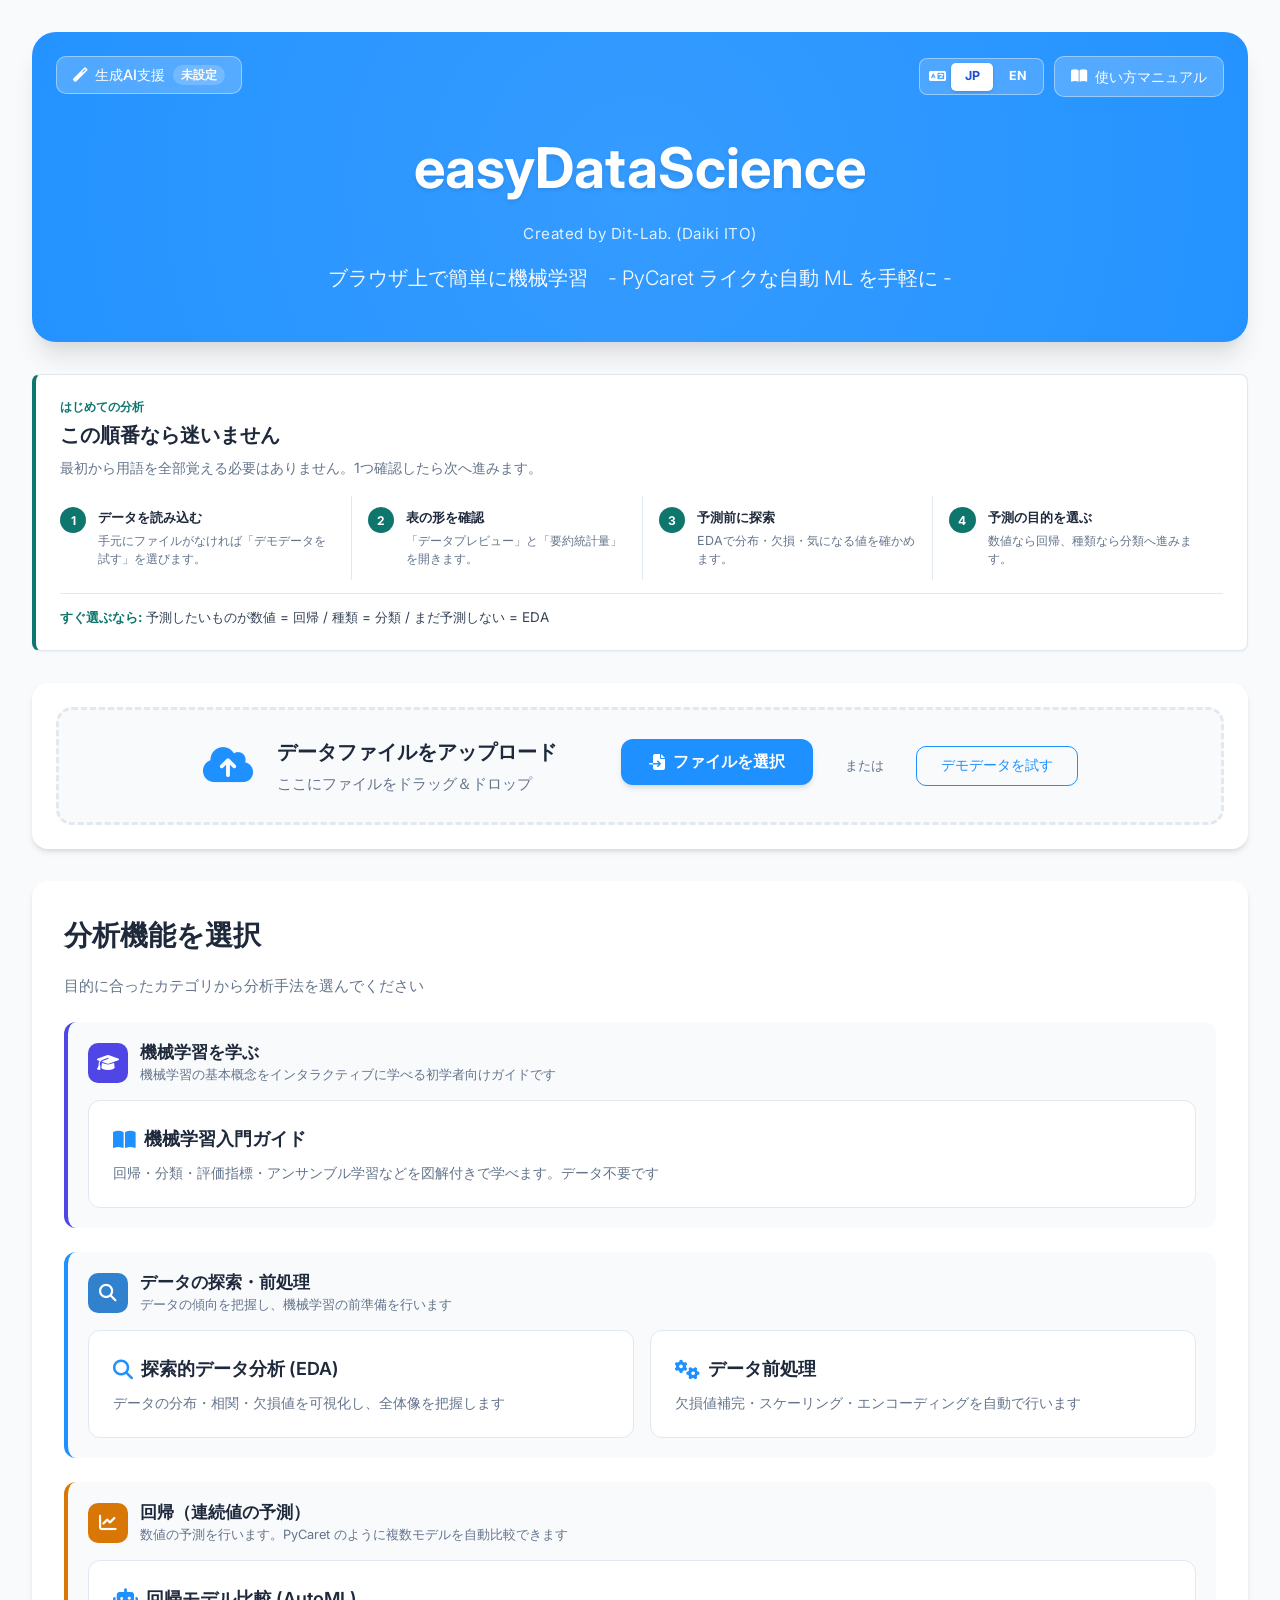
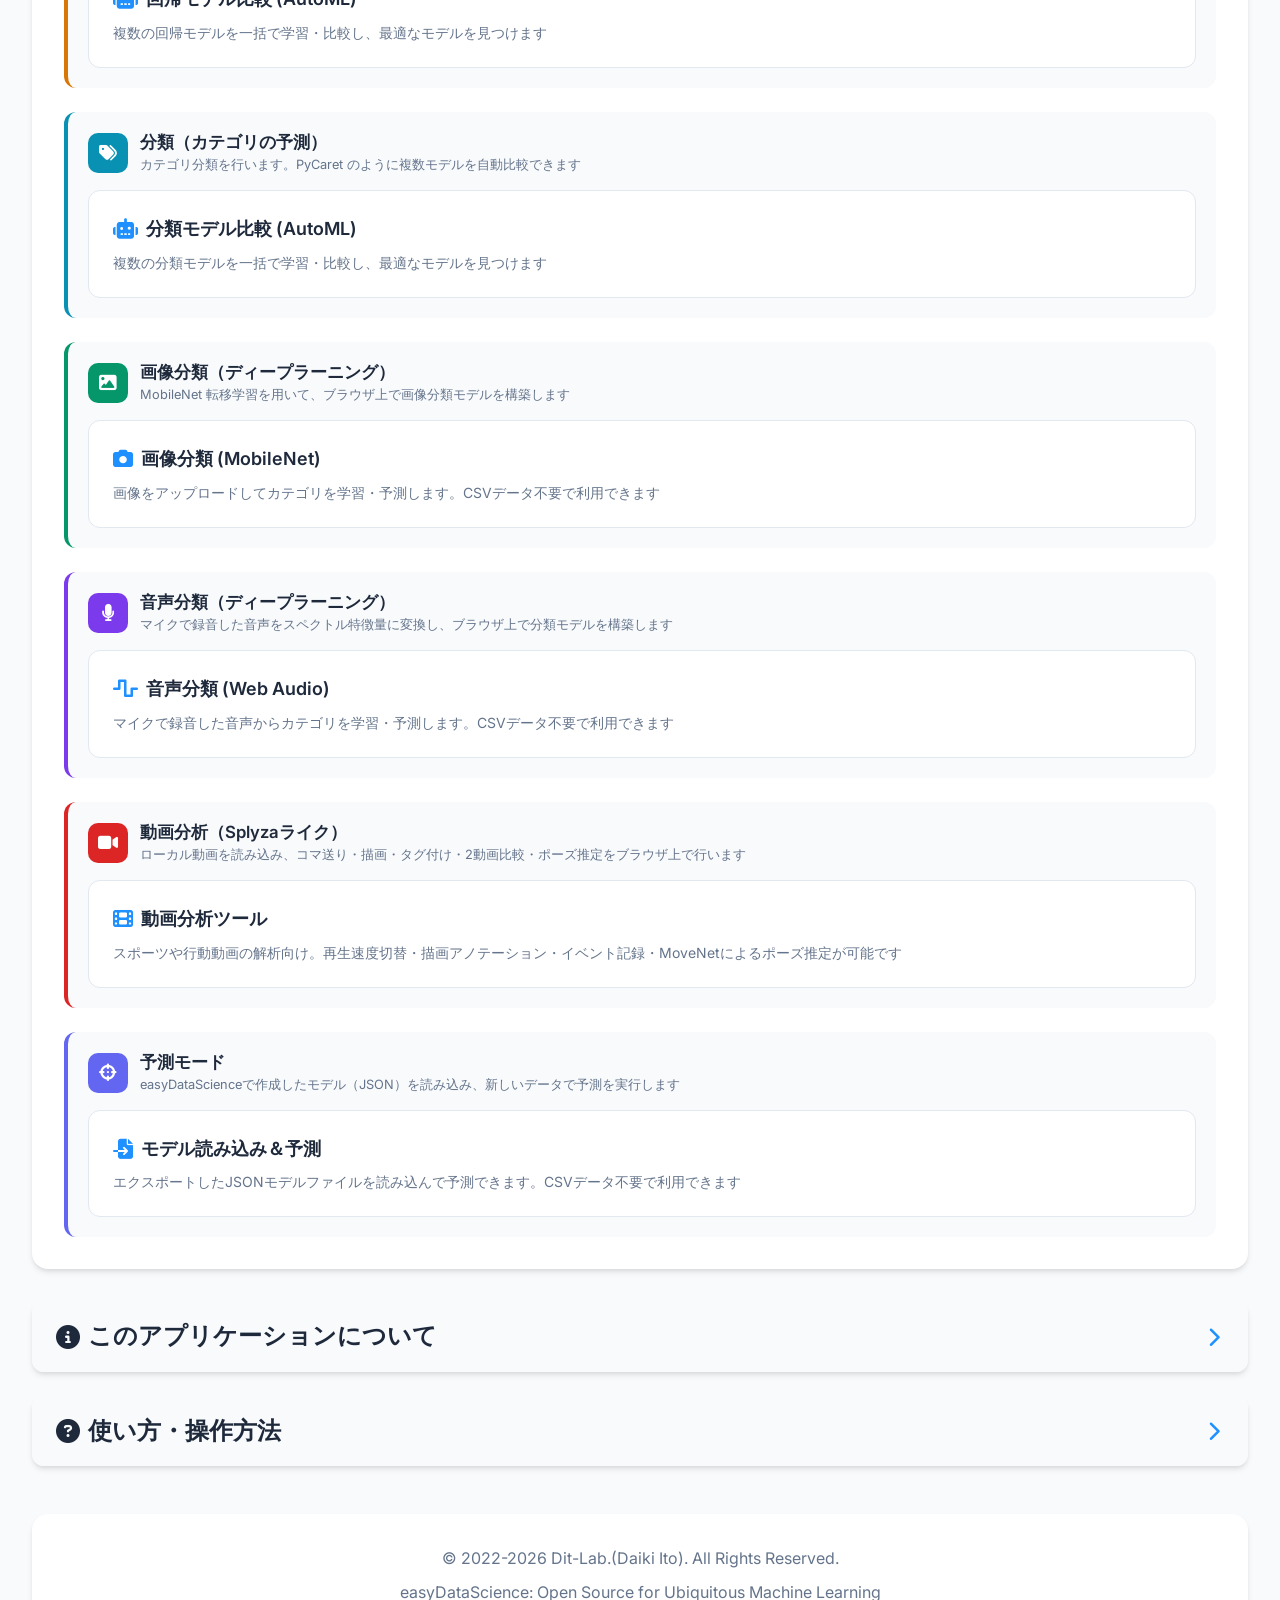
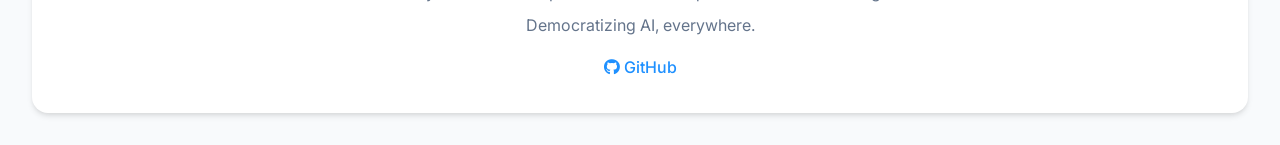
<file: index.html>
<!DOCTYPE html>
<html lang="ja">

<head>
    <meta charset="UTF-8">
    <meta name="viewport" content="width=device-width, initial-scale=1.0">
    <title>easyDataScience - ブラウザ機械学習アプリ</title>

    <!-- Favicon -->
    <link rel="icon" href="favicon.ico" sizes="48x48">
    <link rel="icon" href="favicon.svg" type="image/svg+xml">
    <link rel="apple-touch-icon" href="apple-touch-icon.png">

    <!-- Font Awesome -->
    <link rel="stylesheet" href="https://cdnjs.cloudflare.com/ajax/libs/font-awesome/6.4.0/css/all.min.css"
        integrity="sha384-iw3OoTErCYJJB9mCa8LNS2hbsQ7M3C0EpIsO/H5+EGAkPGc6rk+V8i04oW/K5xq0" crossorigin="anonymous">

    <!-- Google Fonts -->
    <link href="https://fonts.googleapis.com/css2?family=Inter:wght@300;400;500;600;700&display=swap" rel="stylesheet">

    <!-- Custom CSS -->
    <link rel="stylesheet" href="css/style.css">
</head>

<body>
    <a class="skip-link" href="#navigation-section">分析機能へ移動</a>
    <!-- Loading Screen -->
    <div id="loading-screen" class="loading-screen">
        <div class="loading-content">
            <i class="fas fa-brain fa-3x"></i>
            <h2>easyDataScience を読み込み中...</h2>
            <p>機械学習エンジンの初期化をしています</p>
            <p style="font-size: 0.875rem; color: #64748b; margin-top: 0.5rem;">
                数秒で起動します
            </p>
            <div id="loading-error" style="color: red; margin-top: 1rem; display: none;"></div>
            <div class="loading-spinner"></div>
        </div>
    </div>

    <!-- Demo Data Selector Modal -->
    <div id="demo-modal" class="modal" role="dialog" aria-modal="true" aria-labelledby="demo-modal-title" aria-hidden="true">
        <div class="modal-content demo-modal-content">
            <div class="modal-header">
                <h3 id="demo-modal-title"><i class="fas fa-database"></i> デモデータを選択</h3>
                <button type="button" class="close-modal" id="close-demo-modal" aria-label="閉じる">&times;</button>
            </div>
            <p style="margin-bottom: 1.5rem; color: #64748b;">
                分析目的に合わせたデータセットを選択してください。<br>
                クリックするとデータが読み込まれます。
            </p>

            <h4 style="margin: 0 0 0.75rem 0; color: #1e293b; font-size: 0.95rem;"><i class="fas fa-chart-line" style="color: #d97706; margin-right: 0.4rem;"></i>回帰（数値予測）</h4>
            <div class="demo-options-grid">
                <button class="demo-option-btn primary" data-demo="regression_demo.csv">
                    <div class="icon"><i class="fas fa-home"></i></div>
                    <div class="info">
                        <strong>住宅価格データ (推奨)</strong>
                        <span>150件・面積や築年数から価格を予測</span>
                    </div>
                </button>
                <button class="demo-option-btn" data-demo="tips.csv">
                    <div class="icon"><i class="fas fa-utensils"></i></div>
                    <div class="info">
                        <strong>チップデータ</strong>
                        <span>244件・食事の合計金額からチップを予測</span>
                    </div>
                </button>
            </div>

            <h4 style="margin: 1.25rem 0 0.75rem 0; color: #1e293b; font-size: 0.95rem;"><i class="fas fa-tags" style="color: #3b82f6; margin-right: 0.4rem;"></i>分類（カテゴリ予測）</h4>
            <div class="demo-options-grid">
                <button class="demo-option-btn" data-demo="classification_demo.csv">
                    <div class="icon"><i class="fas fa-user-slash"></i></div>
                    <div class="info">
                        <strong>顧客離反データ</strong>
                        <span>200件・顧客の解約を予測（2クラス）</span>
                    </div>
                </button>
                <button class="demo-option-btn" data-demo="iris.csv">
                    <div class="icon"><i class="fas fa-seedling"></i></div>
                    <div class="info">
                        <strong>Iris（アヤメ）データ</strong>
                        <span>150件・花の計測値から品種を分類（3クラス）</span>
                    </div>
                </button>
                <button class="demo-option-btn" data-demo="wine.csv">
                    <div class="icon"><i class="fas fa-wine-glass-alt"></i></div>
                    <div class="info">
                        <strong>ワイン品種データ</strong>
                        <span>178件・化学分析13変数から品種を判別（3クラス）</span>
                    </div>
                </button>
                <button class="demo-option-btn" data-demo="penguins.csv">
                    <div class="icon"><i class="fas fa-kiwi-bird"></i></div>
                    <div class="info">
                        <strong>ペンギンデータ</strong>
                        <span>144件・体の計測値からペンギンの種類を分類（3クラス）</span>
                    </div>
                </button>
            </div>
        </div>
    </div>

    <!-- Gemini AI Settings Modal -->
    <div id="ai-settings-modal" class="modal ai-settings-modal" role="dialog" aria-modal="true"
         aria-labelledby="ai-settings-modal-title" aria-describedby="ai-settings-modal-description" aria-hidden="true">
        <div class="modal-content ai-settings-modal-content">
            <div class="modal-header ai-settings-modal-header">
                <div class="ai-settings-heading">
                    <span class="ai-settings-heading-icon" aria-hidden="true"><i class="fas fa-magic"></i></span>
                    <div>
                        <span class="ai-settings-kicker">Gemini API 接続</span>
                        <h3 id="ai-settings-modal-title">生成AI支援の設定</h3>
                    </div>
                </div>
                <button type="button" class="close-modal" id="close-ai-settings-modal"
                        aria-label="閉じる" title="閉じる"><i class="fas fa-times" aria-hidden="true"></i></button>
            </div>

            <div class="ai-settings-scroll">
                <div id="ai-settings-modal-description" class="ai-settings-description">
                    <p class="ai-settings-lead">
                        分析結果の解釈をGeminiに依頼するための接続設定です。APIキーなしでも、分析結果ページの「AI用テキストをコピー」は使えます。
                    </p>
                    <div class="ai-settings-role-note">
                        <strong data-i18n-en="What AI does">AIがすること</strong>
                        <span data-i18n-en="It explains the results already shown in beginner-friendly language and suggests checks to do next.">表示済みの結果を初学者向けに言い換え、次に確認することを提案します。</span>
                        <strong data-i18n-en="What AI does not do">AIがしないこと</strong>
                        <span data-i18n-en="It does not rerun the model or guarantee that an interpretation is correct.">モデルを再計算したり、解釈の正しさを保証したりはしません。</span>
                    </div>
                    <div class="ai-settings-routes" aria-label="生成AI支援の使い分け">
                        <div>
                            <i class="fas fa-copy" aria-hidden="true"></i>
                            <p><strong data-i18n-en="Without an API key">APIキーなし</strong><span data-i18n-en="Copy the prepared text on a result page and paste it into another AI.">結果ページでAI用テキストをコピーし、別のAIへ貼り付けます。</span></p>
                        </div>
                        <div>
                            <i class="fas fa-key" aria-hidden="true"></i>
                            <p><strong data-i18n-en="With a Gemini API key">Gemini APIキーあり</strong><span data-i18n-en="Generate an interpretation and ask follow-up questions directly in the result panel.">結果パネル内で解釈を生成し、続けて質問できます。</span></p>
                        </div>
                    </div>
                    <ul class="ai-settings-summary">
                        <li><i class="fas fa-key" aria-hidden="true"></i><span>APIキーはページのメモリ内だけに保持され、再読み込みすると消えます。</span></li>
                        <li><i class="fas fa-paper-plane" aria-hidden="true"></i><span>送信は「解釈を生成」または追加質問を押したときだけです。</span></li>
                        <li><i class="fas fa-database" aria-hidden="true"></i><span>履歴保存を要求せず（store=false）、先頭10件の値は既定では送りません。</span></li>
                    </ul>
                    <p class="ai-settings-warning">
                        <i class="fas fa-shield-alt" aria-hidden="true"></i>
                        <span>ブラウザではキーを完全に秘匿できません。利用制限を設定した専用キーを使用してください。</span>
                    </p>
                </div>

                <form class="ai-settings-form" onsubmit="return false;">
                    <section class="ai-settings-section" aria-labelledby="ai-settings-connection-title">
                        <div class="ai-settings-section-heading">
                            <h4 id="ai-settings-connection-title" data-i18n-en="1. Connection details">1. 接続情報</h4>
                            <span class="ai-settings-required">必須</span>
                        </div>
                        <div class="ai-settings-field-grid">
                            <div class="ai-settings-field ai-settings-key-field">
                                <label for="gemini-api-key-input">Gemini APIキー</label>
                                <input type="password" id="gemini-api-key-input" placeholder="Google AI StudioのAuth key"
                                       autocomplete="new-password" autocapitalize="off" spellcheck="false"
                                       aria-describedby="gemini-api-key-hint">
                                <p class="input-hint" id="gemini-api-key-hint">
                                    Googleは2026年9月からStandard keyを拒否します。Google AI Studioで作成したAuth keyを使用してください。
                                    <a href="https://ai.google.dev/gemini-api/docs/api-key" target="_blank" rel="noopener noreferrer">公式のキー移行案内</a>
                                </p>
                            </div>

                            <div class="ai-settings-field">
                                <label for="gemini-model-input">使用モデル</label>
                                <input type="text" id="gemini-model-input" value="gemini-3.7-flash"
                                       autocomplete="off" autocapitalize="off" spellcheck="false"
                                       aria-describedby="gemini-model-hint">
                                <p class="input-hint" id="gemini-model-hint">既定は安定版 gemini-3.7-flash です。指定モデルが利用できない場合は安定版 gemini-3.6-flash へ自動で切り替えます。</p>
                            </div>
                        </div>
                    </section>

                    <fieldset class="ai-settings-section ai-settings-preview-section">
                        <legend data-i18n-en="2. Data to send">2. 送信するデータ</legend>
                        <label class="ai-preview-option" for="gemini-include-preview-input">
                            <input type="checkbox" id="gemini-include-preview-input" aria-describedby="gemini-preview-hint">
                            <span class="ai-preview-copy">
                                <strong>データ先頭10件の値も送信する</strong>
                                <span id="gemini-preview-hint">既定では送信しません。個人情報や機密情報がないことを確認した場合だけ有効にしてください。</span>
                            </span>
                        </label>
                    </fieldset>

                    <p class="ai-settings-after-save" data-i18n-en="3. After enabling, open an analysis result, review the exact payload, confirm that it contains no personal or confidential information, and only then send it.">
                        3. 有効化後は分析結果を開き、実際の送信内容を確認し、個人情報・機密情報がないことを確かめてから送信します。
                    </p>

                    <div id="ai-settings-status" class="ai-settings-status" role="status" aria-live="polite" aria-atomic="true"></div>

                    <div class="ai-settings-actions">
                        <button type="button" id="save-ai-settings-btn" class="btn-analysis">
                            <i class="fas fa-check"></i> 有効化
                        </button>
                        <button type="button" id="clear-ai-settings-btn" class="btn-demo">
                            <i class="fas fa-ban"></i> 無効化
                        </button>
                    </div>
                </form>
            </div>
        </div>
    </div>

    <script>
        window.addEventListener('error', function (event) {
            const loadingScreen = document.getElementById('loading-screen');
            if (loadingScreen && loadingScreen.style.display !== 'none') {
                const errorDiv = document.getElementById('loading-error');
                if (errorDiv) {
                    errorDiv.style.display = 'block';
                    errorDiv.innerHTML = `<strong>起動エラー:</strong><br>${event.message}`;
                    console.error('Startup Error:', event.error);
                }
            }
        });
    </script>

    <!-- Main Container -->
    <main id="main-app" style="display: none;">
        <!-- Hero Section -->
        <div class="hero-section">
            <div class="hero-action-left">
                <button type="button" id="ai-settings-btn" class="btn-demo ai-settings-button">
                    <i class="fas fa-magic"></i>
                    生成AI支援
                    <span id="ai-status-badge" class="ai-status-badge">未設定</span>
                </button>
            </div>
            <div class="hero-action-right">
                <div class="language-switch language-switch-on-dark" role="group"
                    data-language-switch data-i18n-ignore aria-label="表示言語">
                    <i class="fas fa-language" aria-hidden="true"></i>
                    <button type="button" class="language-option active" data-language-option="ja"
                        aria-pressed="true">JP</button>
                    <button type="button" class="language-option" data-language-option="en"
                        aria-pressed="false">EN</button>
                </div>
                <a href="manual.html" target="_blank" class="btn-demo manual-link-button">
                    <i class="fas fa-book-open"></i> 使い方マニュアル
                </a>
            </div>
            <h1 class="hero-title">easyDataScience</h1>
            <p class="hero-caption">Created by Dit-Lab. (Daiki ITO)</p>
            <p class="hero-subtitle">ブラウザ上で簡単に機械学習　- PyCaret ライクな自動 ML を手軽に -</p>
        </div>

        <section class="beginner-start" aria-labelledby="beginner-start-title">
            <div class="beginner-start-header">
                <p class="beginner-start-kicker" data-i18n-en="FIRST ANALYSIS">はじめての分析</p>
                <h2 id="beginner-start-title" data-i18n-en="Start in this order">この順番なら迷いません</h2>
                <p data-i18n-en="You do not need to understand every term first. Complete one step, then move to the next.">最初から用語を全部覚える必要はありません。1つ確認したら次へ進みます。</p>
            </div>
            <ol class="beginner-start-steps">
                <li>
                    <span class="beginner-start-step-number" aria-hidden="true">1</span>
                    <div>
                        <strong data-i18n-en="Load data">データを読み込む</strong>
                        <p data-i18n-en="No file yet? Choose Try demo data.">手元にファイルがなければ「デモデータを試す」を選びます。</p>
                    </div>
                </li>
                <li>
                    <span class="beginner-start-step-number" aria-hidden="true">2</span>
                    <div>
                        <strong data-i18n-en="Check the table">表の形を確認</strong>
                        <p data-i18n-en="Open Data preview and Summary statistics.">「データプレビュー」と「要約統計量」を開きます。</p>
                    </div>
                </li>
                <li>
                    <span class="beginner-start-step-number" aria-hidden="true">3</span>
                    <div>
                        <strong data-i18n-en="Explore before predicting">予測前に探索</strong>
                        <p data-i18n-en="Use EDA to inspect distributions, missing values, and unusual observations.">EDAで分布・欠損・気になる値を確かめます。</p>
                    </div>
                </li>
                <li>
                    <span class="beginner-start-step-number" aria-hidden="true">4</span>
                    <div>
                        <strong data-i18n-en="Choose the goal">予測の目的を選ぶ</strong>
                        <p data-i18n-en="Choose regression for a number or classification for a category.">数値なら回帰、種類なら分類へ進みます。</p>
                    </div>
                </li>
            </ol>
            <p class="beginner-start-choice">
                <strong data-i18n-en="Quick choice:">すぐ選ぶなら:</strong>
                <span data-i18n-en="numeric target = regression / category target = classification / no prediction yet = EDA">予測したいものが数値 = 回帰 / 種類 = 分類 / まだ予測しない = EDA</span>
            </p>
        </section>

        <!-- Data Upload Section -->
        <div class="upload-section-main" id="upload-section-main">
            <div class="upload-area" id="main-upload-area">
                <div class="upload-info">
                    <div class="upload-icon">
                        <i class="fas fa-cloud-upload-alt"></i>
                    </div>
                    <div>
                        <h3>データファイルをアップロード</h3>
                        <p class="upload-text">ここにファイルをドラッグ＆ドロップ</p>
                    </div>
                </div>
                <div class="upload-buttons">
                    <input type="file" id="main-data-file" accept=".xlsx,.xls,.csv" style="display: none;">
                    <button class="btn-upload" id="main-upload-btn">
                        <i class="fas fa-file-import"></i> ファイルを選択
                    </button>
                    <p class="upload-hint">または</p>
                    <button class="btn-demo" id="load-demo-btn">デモデータを試す</button>
                </div>
            </div>
            <div id="main-file-info" class="file-info" style="display: none;"></div>

            <!-- Data Preview Section -->
            <div id="data-preview-section" class="info-sections"
                style="display: none; margin-top: -1rem; margin-bottom: 2rem;">
                <div class="collapsible-section">
                    <div class="collapsible-header collapsed">
                        <h3><i class="fas fa-table"></i> データプレビュー</h3>
                        <i class="fas fa-chevron-down toggle-icon"></i>
                    </div>
                    <div class="collapsible-content collapsed">
                        <div id="dataframe-container" class="table-container"></div>
                    </div>
                </div>
                <div class="collapsible-section">
                    <div class="collapsible-header collapsed">
                        <h3><i class="fas fa-chart-bar"></i> 要約統計量</h3>
                        <i class="fas fa-chevron-down toggle-icon"></i>
                    </div>
                    <div class="collapsible-content collapsed">
                        <div id="summary-stats-container" class="table-container"></div>
                    </div>
                </div>
            </div>
        </div>

        <!-- Navigation Section -->
        <div class="navigation-section" id="navigation-section">
            <h2>分析機能を選択</h2>
            <p class="navigation-subtitle">目的に合ったカテゴリから分析手法を選んでください</p>
            <div class="feature-grid">

                <!-- 学習ガイド -->
                <div class="category-section category-guide">
                    <div class="category-header">
                        <div class="category-icon"><i class="fas fa-graduation-cap"></i></div>
                        <div class="category-info">
                            <h3>機械学習を学ぶ</h3>
                            <p>機械学習の基本概念をインタラクティブに学べる初学者向けガイドです</p>
                        </div>
                    </div>
                    <div class="category-cards">
                        <div class="feature-card" data-analysis="learning_guide" data-requires="none">
                            <h3 class="feature-card-title">
                                <i class="fas fa-book-open feature-card-icon"></i>
                                機械学習入門ガイド
                            </h3>
                            <p class="feature-card-description">回帰・分類・評価指標・アンサンブル学習などを図解付きで学べます。データ不要です</p>
                        </div>
                    </div>
                </div>

                <!-- データの探索・前処理 -->
                <div class="category-section category-eda">
                    <div class="category-header">
                        <div class="category-icon"><i class="fas fa-search"></i></div>
                        <div class="category-info">
                            <h3>データの探索・前処理</h3>
                            <p>データの傾向を把握し、機械学習の前準備を行います</p>
                        </div>
                    </div>
                    <div class="category-cards">
                        <div class="feature-card" data-analysis="eda" data-requires="numeric:1">
                            <h3 class="feature-card-title">
                                <i class="fas fa-search feature-card-icon"></i>
                                探索的データ分析 (EDA)
                            </h3>
                            <p class="feature-card-description">データの分布・相関・欠損値を可視化し、全体像を把握します</p>
                            <p class="feature-card-requirement" style="display: none;">数値変数が1つ以上必要です</p>
                        </div>

                        <div class="feature-card" data-analysis="preprocessing" data-requires="numeric:1">
                            <h3 class="feature-card-title">
                                <i class="fas fa-cogs feature-card-icon"></i>
                                データ前処理
                            </h3>
                            <p class="feature-card-description">欠損値補完・スケーリング・エンコーディングを自動で行います</p>
                            <p class="feature-card-requirement" style="display: none;">数値変数が1つ以上必要です</p>
                        </div>
                    </div>
                </div>

                <!-- 回帰分析 -->
                <div class="category-section category-prediction">
                    <div class="category-header">
                        <div class="category-icon"><i class="fas fa-chart-line"></i></div>
                        <div class="category-info">
                            <h3>回帰（連続値の予測）</h3>
                            <p>数値の予測を行います。PyCaret のように複数モデルを自動比較できます</p>
                        </div>
                    </div>
                    <div class="category-cards">
                        <div class="feature-card" data-analysis="regression" data-requires="regression">
                            <h3 class="feature-card-title">
                                <i class="fas fa-robot feature-card-icon"></i>
                                回帰モデル比較 (AutoML)
                            </h3>
                            <p class="feature-card-description">複数の回帰モデルを一括で学習・比較し、最適なモデルを見つけます</p>
                            <p class="feature-card-requirement" style="display: none;">数値の目的変数と、別の特徴量が必要です</p>
                        </div>
                    </div>
                </div>

                <!-- 分類分析 -->
                <div class="category-section category-multivariate">
                    <div class="category-header">
                        <div class="category-icon"><i class="fas fa-tags"></i></div>
                        <div class="category-info">
                            <h3>分類（カテゴリの予測）</h3>
                            <p>カテゴリ分類を行います。PyCaret のように複数モデルを自動比較できます</p>
                        </div>
                    </div>
                    <div class="category-cards">
                        <div class="feature-card" data-analysis="classification" data-requires="classification">
                            <h3 class="feature-card-title">
                                <i class="fas fa-robot feature-card-icon"></i>
                                分類モデル比較 (AutoML)
                            </h3>
                            <p class="feature-card-description">複数の分類モデルを一括で学習・比較し、最適なモデルを見つけます</p>
                            <p class="feature-card-requirement" style="display: none;">2〜20種類の目的変数候補と、別の特徴量が必要です</p>
                        </div>
                    </div>
                </div>

                <!-- 画像分類 -->
                <div class="category-section category-image">
                    <div class="category-header">
                        <div class="category-icon"><i class="fas fa-image"></i></div>
                        <div class="category-info">
                            <h3>画像分類（ディープラーニング）</h3>
                            <p>MobileNet 転移学習を用いて、ブラウザ上で画像分類モデルを構築します</p>
                        </div>
                    </div>
                    <div class="category-cards">
                        <div class="feature-card" data-analysis="image_classification" data-requires="none">
                            <h3 class="feature-card-title">
                                <i class="fas fa-camera feature-card-icon"></i>
                                画像分類 (MobileNet)
                            </h3>
                            <p class="feature-card-description">画像をアップロードしてカテゴリを学習・予測します。CSVデータ不要で利用できます</p>
                        </div>
                    </div>
                </div>

                <!-- 音声分類 -->
                <div class="category-section category-audio">
                    <div class="category-header">
                        <div class="category-icon"><i class="fas fa-microphone"></i></div>
                        <div class="category-info">
                            <h3>音声分類（ディープラーニング）</h3>
                            <p>マイクで録音した音声をスペクトル特徴量に変換し、ブラウザ上で分類モデルを構築します</p>
                        </div>
                    </div>
                    <div class="category-cards">
                        <div class="feature-card" data-analysis="audio_classification" data-requires="none">
                            <h3 class="feature-card-title">
                                <i class="fas fa-wave-square feature-card-icon"></i>
                                音声分類 (Web Audio)
                            </h3>
                            <p class="feature-card-description">マイクで録音した音声からカテゴリを学習・予測します。CSVデータ不要で利用できます</p>
                        </div>
                    </div>
                </div>

                <!-- 動画分析 -->
                <div class="category-section category-video">
                    <div class="category-header">
                        <div class="category-icon"><i class="fas fa-video"></i></div>
                        <div class="category-info">
                            <h3>動画分析（Splyzaライク）</h3>
                            <p>ローカル動画を読み込み、コマ送り・描画・タグ付け・2動画比較・ポーズ推定をブラウザ上で行います</p>
                        </div>
                    </div>
                    <div class="category-cards">
                        <div class="feature-card" data-analysis="video_analysis" data-requires="none">
                            <h3 class="feature-card-title">
                                <i class="fas fa-film feature-card-icon"></i>
                                動画分析ツール
                            </h3>
                            <p class="feature-card-description">スポーツや行動動画の解析向け。再生速度切替・描画アノテーション・イベント記録・MoveNetによるポーズ推定が可能です</p>
                        </div>
                    </div>
                </div>

                <!-- 予測モード -->
                <div class="category-section category-predict">
                    <div class="category-header">
                        <div class="category-icon"><i class="fas fa-crosshairs"></i></div>
                        <div class="category-info">
                            <h3>予測モード</h3>
                            <p>easyDataScienceで作成したモデル（JSON）を読み込み、新しいデータで予測を実行します</p>
                        </div>
                    </div>
                    <div class="category-cards">
                        <div class="feature-card" data-analysis="prediction_mode" data-requires="none">
                            <h3 class="feature-card-title">
                                <i class="fas fa-file-import feature-card-icon"></i>
                                モデル読み込み＆予測
                            </h3>
                            <p class="feature-card-description">エクスポートしたJSONモデルファイルを読み込んで予測できます。CSVデータ不要で利用できます</p>
                        </div>
                    </div>
                </div>

            </div>
        </div>

        <!-- Analysis Header (back button) -->
        <div id="analysis-header" class="analysis-header" style="display: none;">
            <button onclick="backToHome()" class="btn-back">
                <i class="fas fa-arrow-left"></i> 機能選択に戻る
            </button>
        </div>

        <!-- Analysis Area -->
        <div id="analysis-area" class="analysis-area" style="display: none;">
            <div id="analysis-content"></div>
        </div>

        <!-- Info Sections -->
        <div class="info-sections">
            <div class="collapsible-section">
                <div class="collapsible-header collapsed">
                    <h3>
                        <i class="fas fa-info-circle"></i>
                        このアプリケーションについて
                    </h3>
                    <i class="fas fa-chevron-down toggle-icon"></i>
                </div>
                <div class="collapsible-content collapsed">
                    <h4>easyDataScience - ブラウザ機械学習アプリ</h4>
                    <p>
                        <strong>easyDataScience</strong>は、ブラウザ上で動作する無料の機械学習Webアプリケーションです。
                        PyCaret のように複数のモデルを自動比較し、最適なモデルを見つけることができます。
                        通常のデータ処理と学習はブラウザ内で完結します。生成AI支援を実行した場合だけ、選択した分析文脈が Google Gemini API へ送信されます。
                    </p>

                    <h4>主な特徴</h4>
                    <ul>
                        <li><strong>完全ブラウザベース:</strong> インストール不要、Webブラウザだけで利用可能</li>
                        <li><strong>データプライバシー:</strong> 通常処理は端末内で完結し、生成AIへの送信範囲は利用者が選択</li>
                        <li><strong>AutoML機能:</strong> PyCaret のように複数モデルを自動で学習・比較</li>
                        <li><strong>回帰・分類対応:</strong> 連続値予測とカテゴリ分類の両方に対応</li>
                        <li><strong>画像・音声分類:</strong> TensorFlow.js による転移学習で画像分類、Web Audio API で音声分類が可能</li>
                        <li><strong>日英対応:</strong> UI、分析結果の解釈、マニュアルを日本語と英語で切り替え</li>
                        <li><strong>教育的:</strong> 機械学習手法の説明と結果の解釈を提供</li>
                    </ul>

                    <h4>搭載アルゴリズム</h4>
                    <div class="analysis-methods-grid">
                        <div class="method-item">
                            <i class="fas fa-chart-line"></i>
                            <span>線形回帰</span>
                        </div>
                        <div class="method-item">
                            <i class="fas fa-shield-alt"></i>
                            <span>Ridge / Lasso 回帰</span>
                        </div>
                        <div class="method-item">
                            <i class="fas fa-tree"></i>
                            <span>決定木</span>
                        </div>
                        <div class="method-item">
                            <i class="fas fa-trees"></i>
                            <span>ランダムフォレスト</span>
                        </div>
                        <div class="method-item">
                            <i class="fas fa-bullseye"></i>
                            <span>K近傍法 (KNN)</span>
                        </div>
                        <div class="method-item">
                            <i class="fas fa-wave-square"></i>
                            <span>サポートベクターマシン</span>
                        </div>
                        <div class="method-item">
                            <i class="fas fa-sign-in-alt"></i>
                            <span>ロジスティック回帰</span>
                        </div>
                        <div class="method-item">
                            <i class="fas fa-percentage"></i>
                            <span>ナイーブベイズ</span>
                        </div>
                        <div class="method-item">
                            <i class="fas fa-layer-group"></i>
                            <span>勾配ブースティング</span>
                        </div>
                        <div class="method-item">
                            <i class="fas fa-camera"></i>
                            <span>MobileNet 画像分類</span>
                        </div>
                        <div class="method-item">
                            <i class="fas fa-microphone"></i>
                            <span>音声スペクトル分類</span>
                        </div>
                    </div>
                </div>
            </div>

            <div class="collapsible-section">
                <div class="collapsible-header collapsed">
                    <h3>
                        <i class="fas fa-question-circle"></i>
                        使い方・操作方法
                    </h3>
                    <i class="fas fa-chevron-down toggle-icon"></i>
                </div>
                <div class="collapsible-content collapsed">
                    <h4>基本的な使い方</h4>

                    <div class="usage-step">
                        <div class="step-number">1</div>
                        <div class="step-content">
                            <h5>データをアップロード</h5>
                            <p>Excel（.xlsx, .xls）またはCSVファイルを選択してください。ドラッグ＆ドロップにも対応しています。</p>
                        </div>
                    </div>

                    <div class="usage-step">
                        <div class="step-number">2</div>
                        <div class="step-content">
                            <h5>分析タスクを選択</h5>
                            <p>回帰（連続値予測）または分類（カテゴリ予測）を選択します。EDAで事前にデータを把握することもできます。</p>
                        </div>
                    </div>

                    <div class="usage-step">
                        <div class="step-number">3</div>
                        <div class="step-content">
                            <h5>目的変数を選択</h5>
                            <p>予測したい変数（目的変数）を選択すると、自動で前処理とモデル学習が行われます。</p>
                        </div>
                    </div>

                    <div class="usage-step">
                        <div class="step-number">4</div>
                        <div class="step-content">
                            <h5>モデル比較結果を確認</h5>
                            <p>PyCaret のように複数モデルの性能比較表が表示されます。最適なモデルの詳細評価やグラフも確認できます。</p>
                        </div>
                    </div>
                </div>
            </div>
        </div>

        <!-- Footer -->
        <footer class="footer">
            <div class="footer-content">
                <p>&copy; 2022-2026 Dit-Lab.(Daiki Ito). All Rights Reserved.</p>
                <p>easyDataScience: Open Source for Ubiquitous Machine Learning</p>
                <p>Democratizing AI, everywhere.</p>
                <div class="footer-links">
                    <a href="https://github.com/itou-daiki/easy_data_science_edu" target="_blank">
                        <i class="fab fa-github"></i> GitHub
                    </a>
                </div>
            </div>
        </footer>
    </main>

    <!-- Custom JavaScript -->
    <script type="module" src="js/main.js"></script>
</body>

</html>
</file>
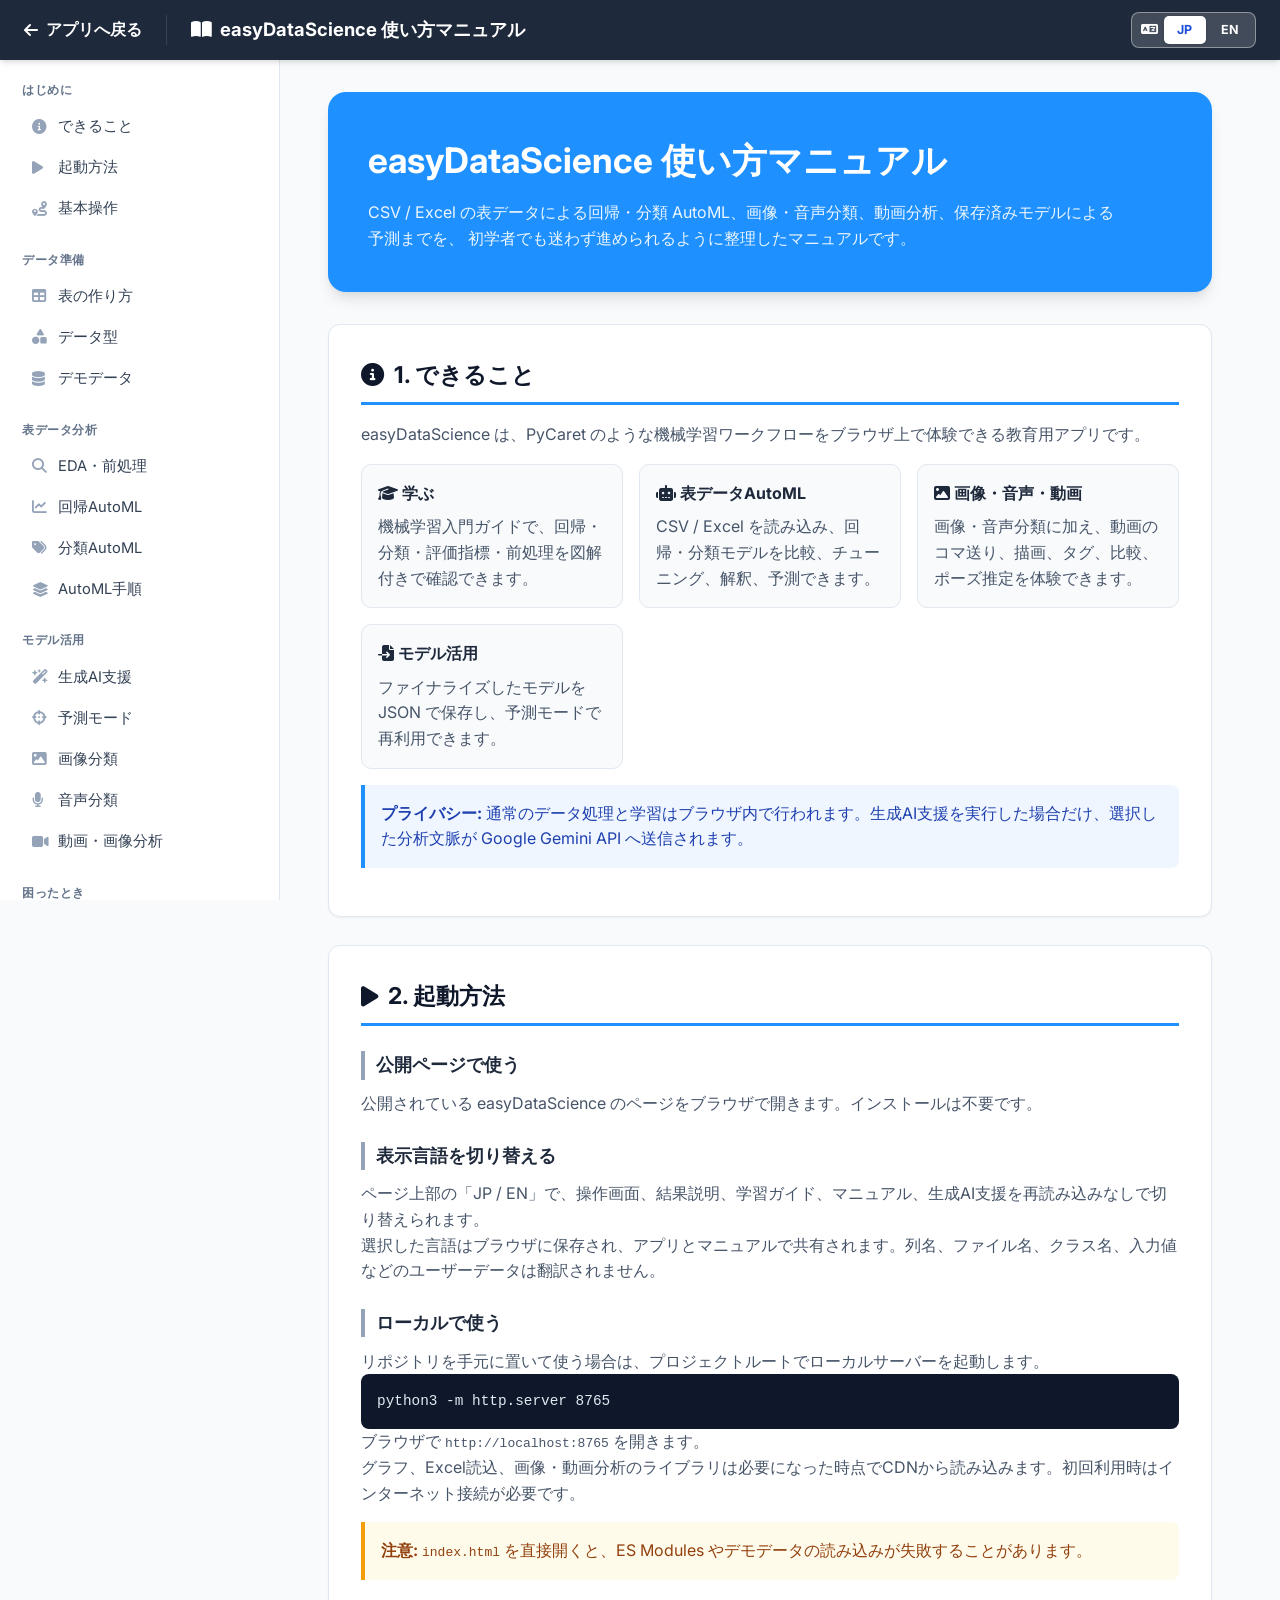
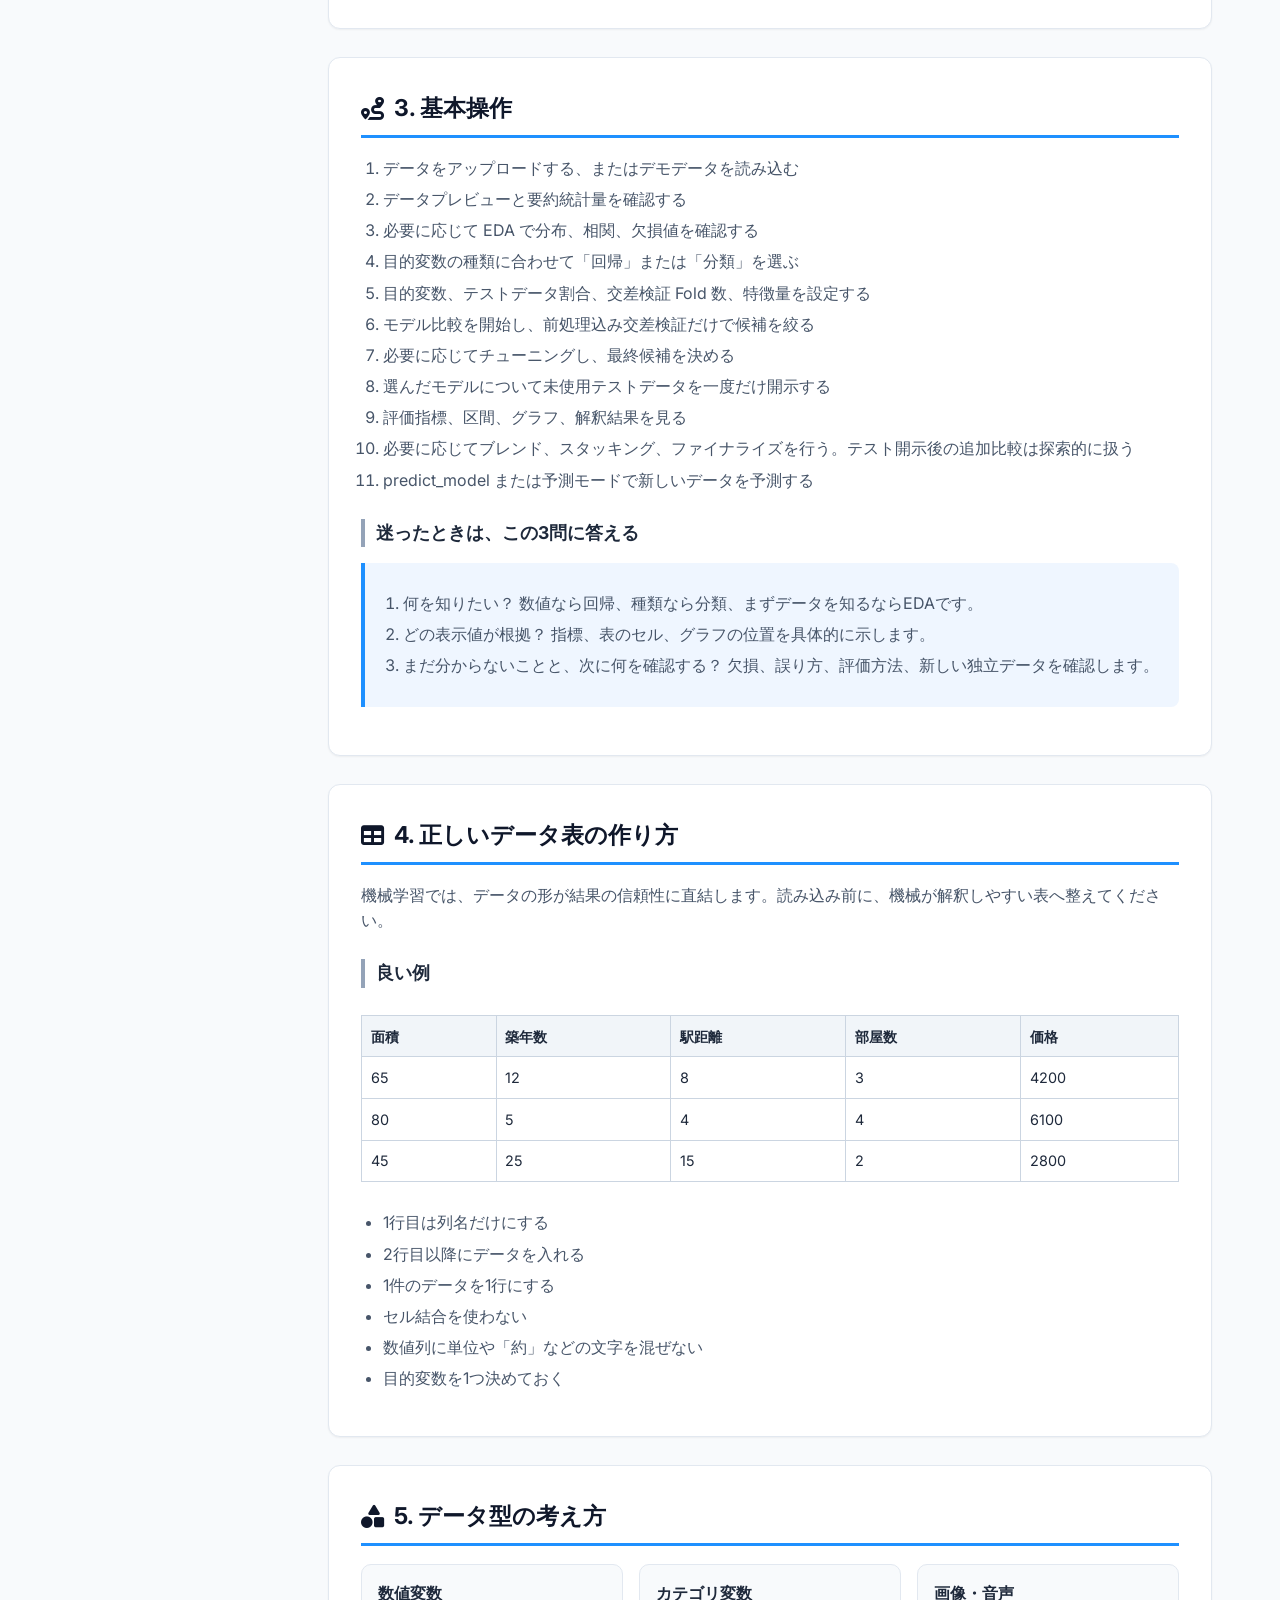
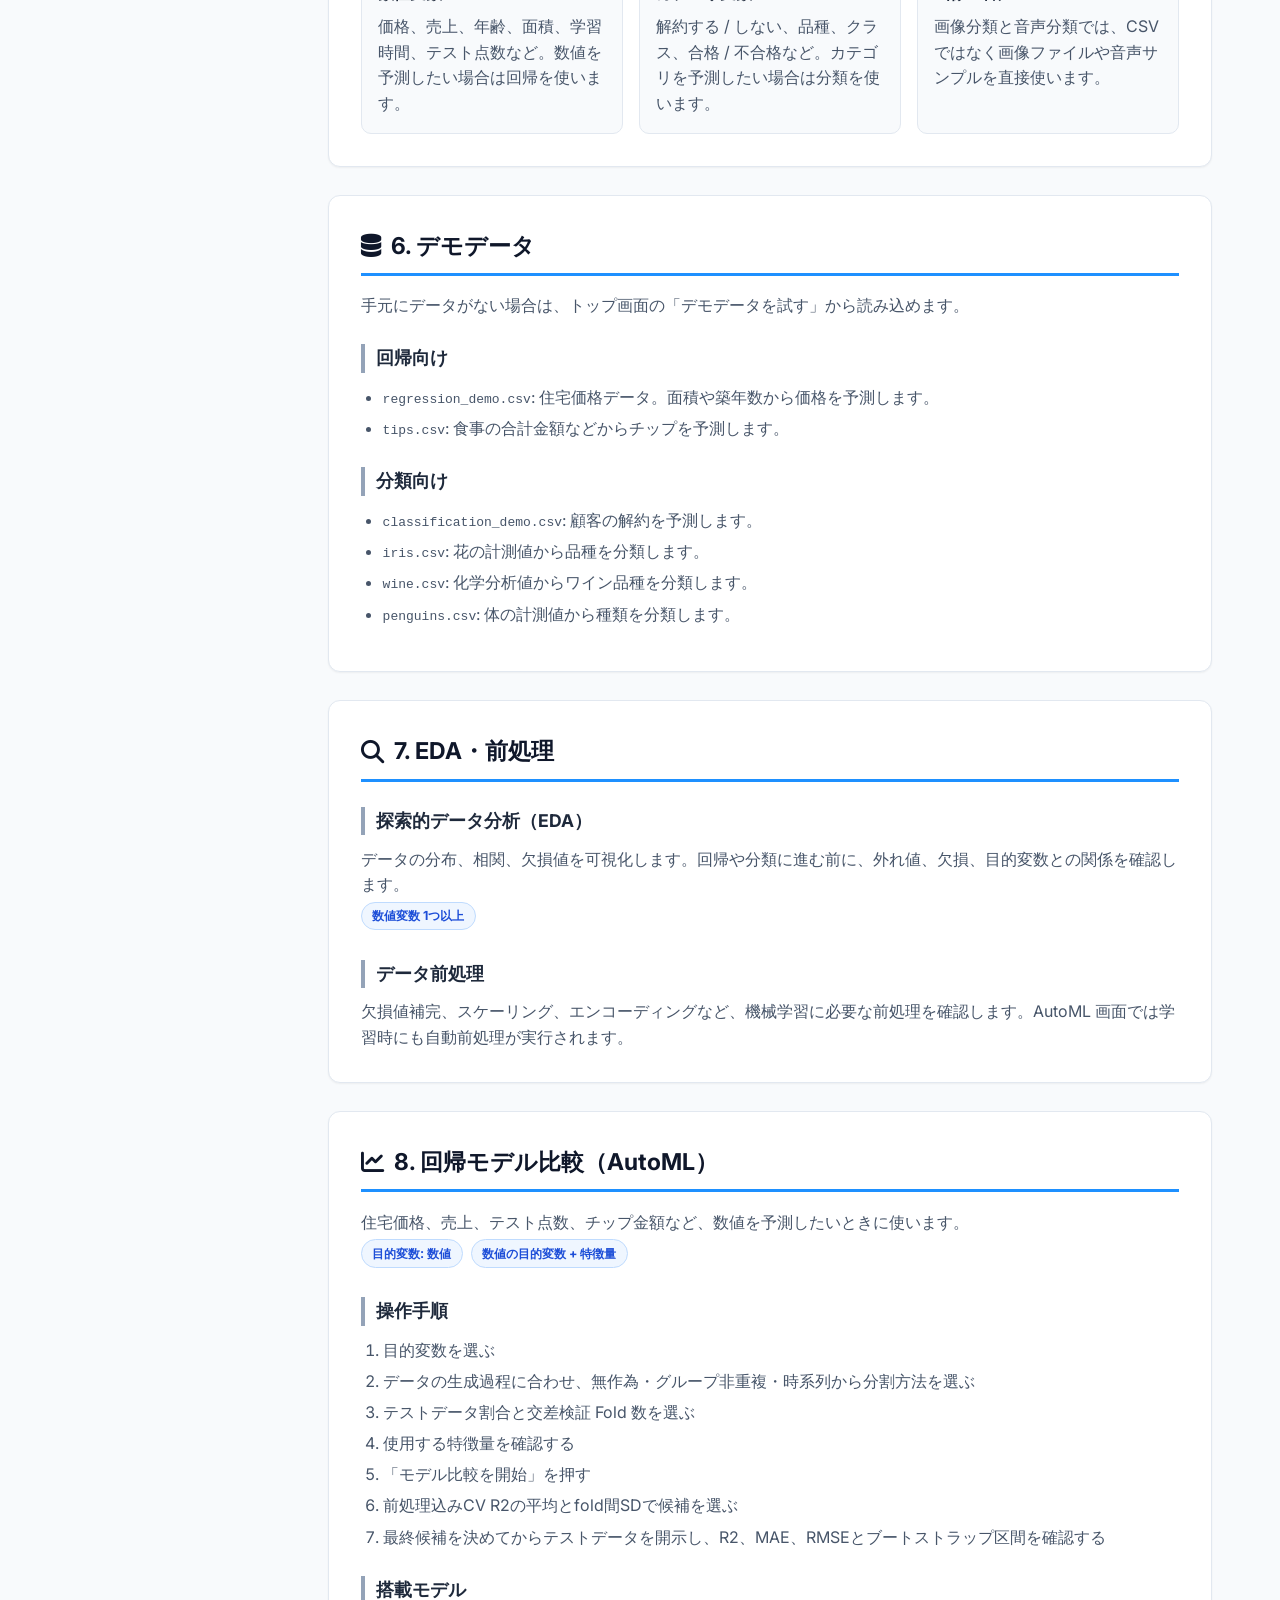
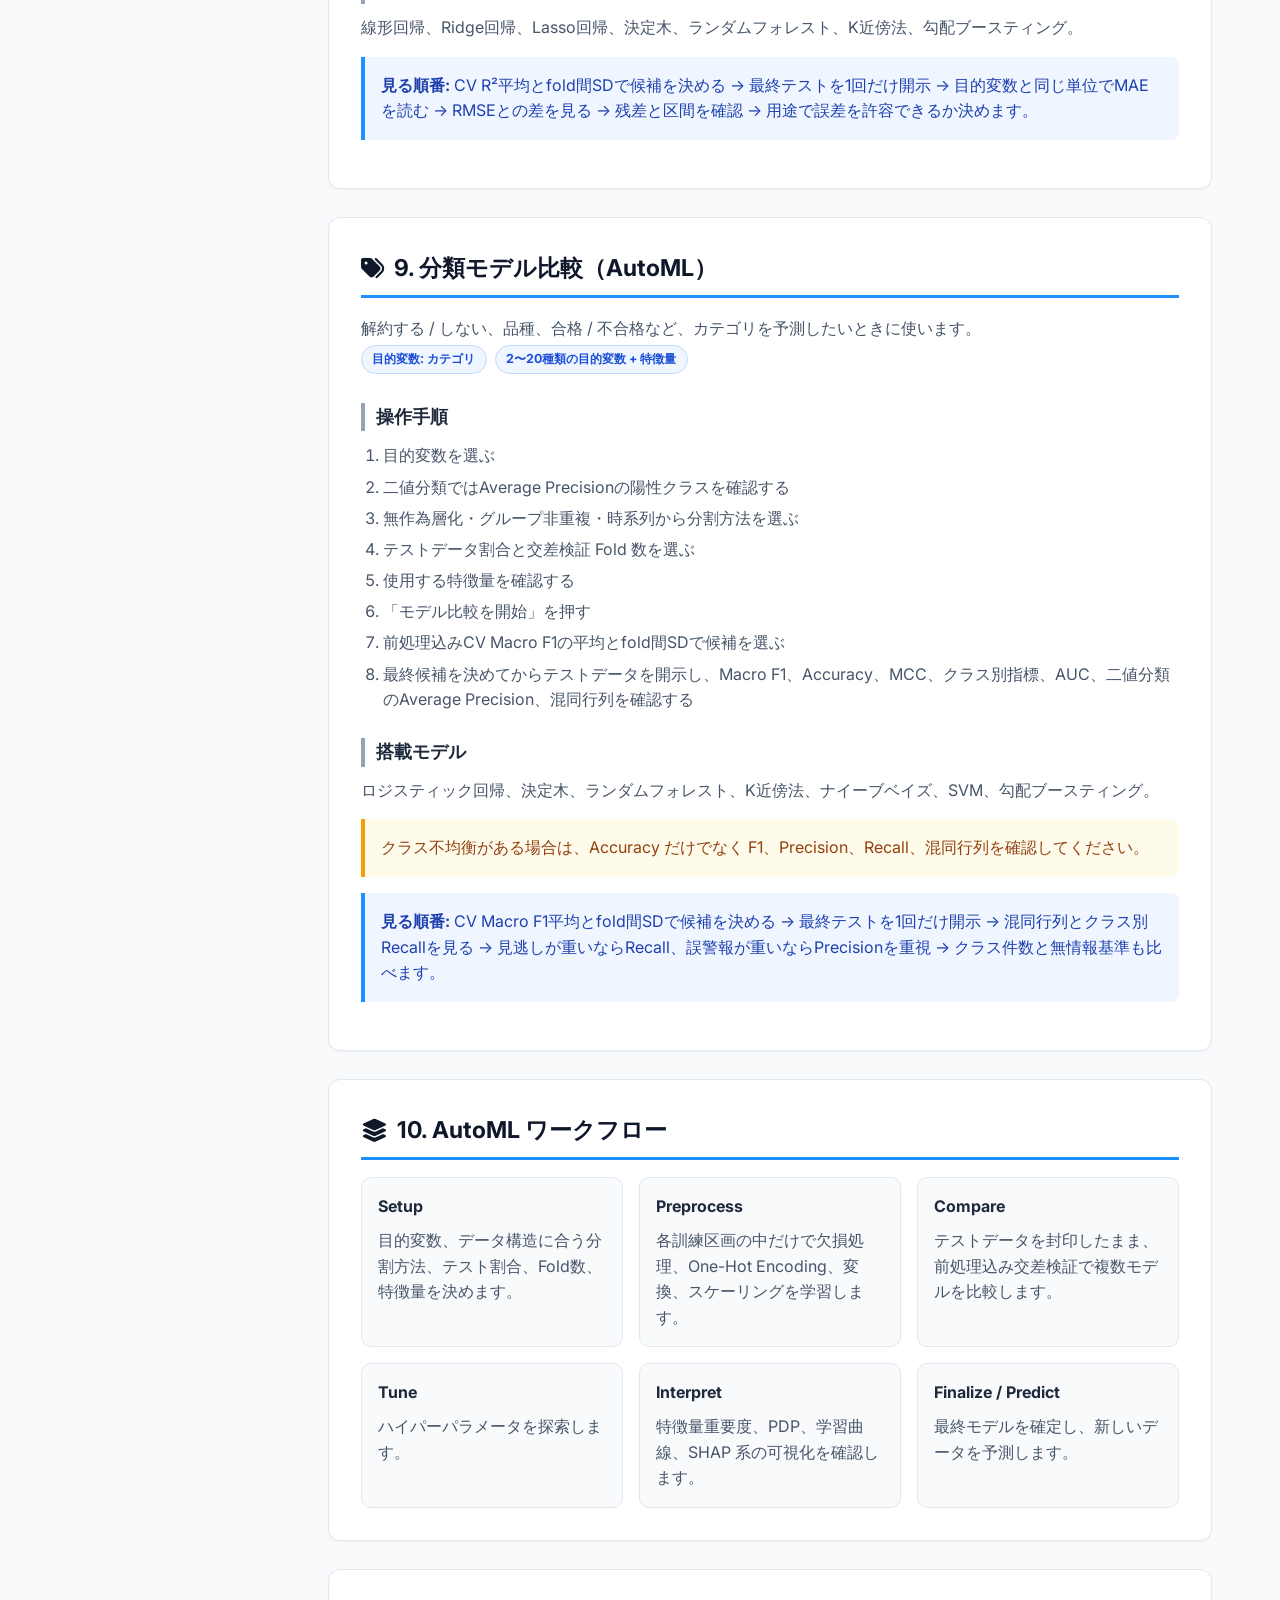
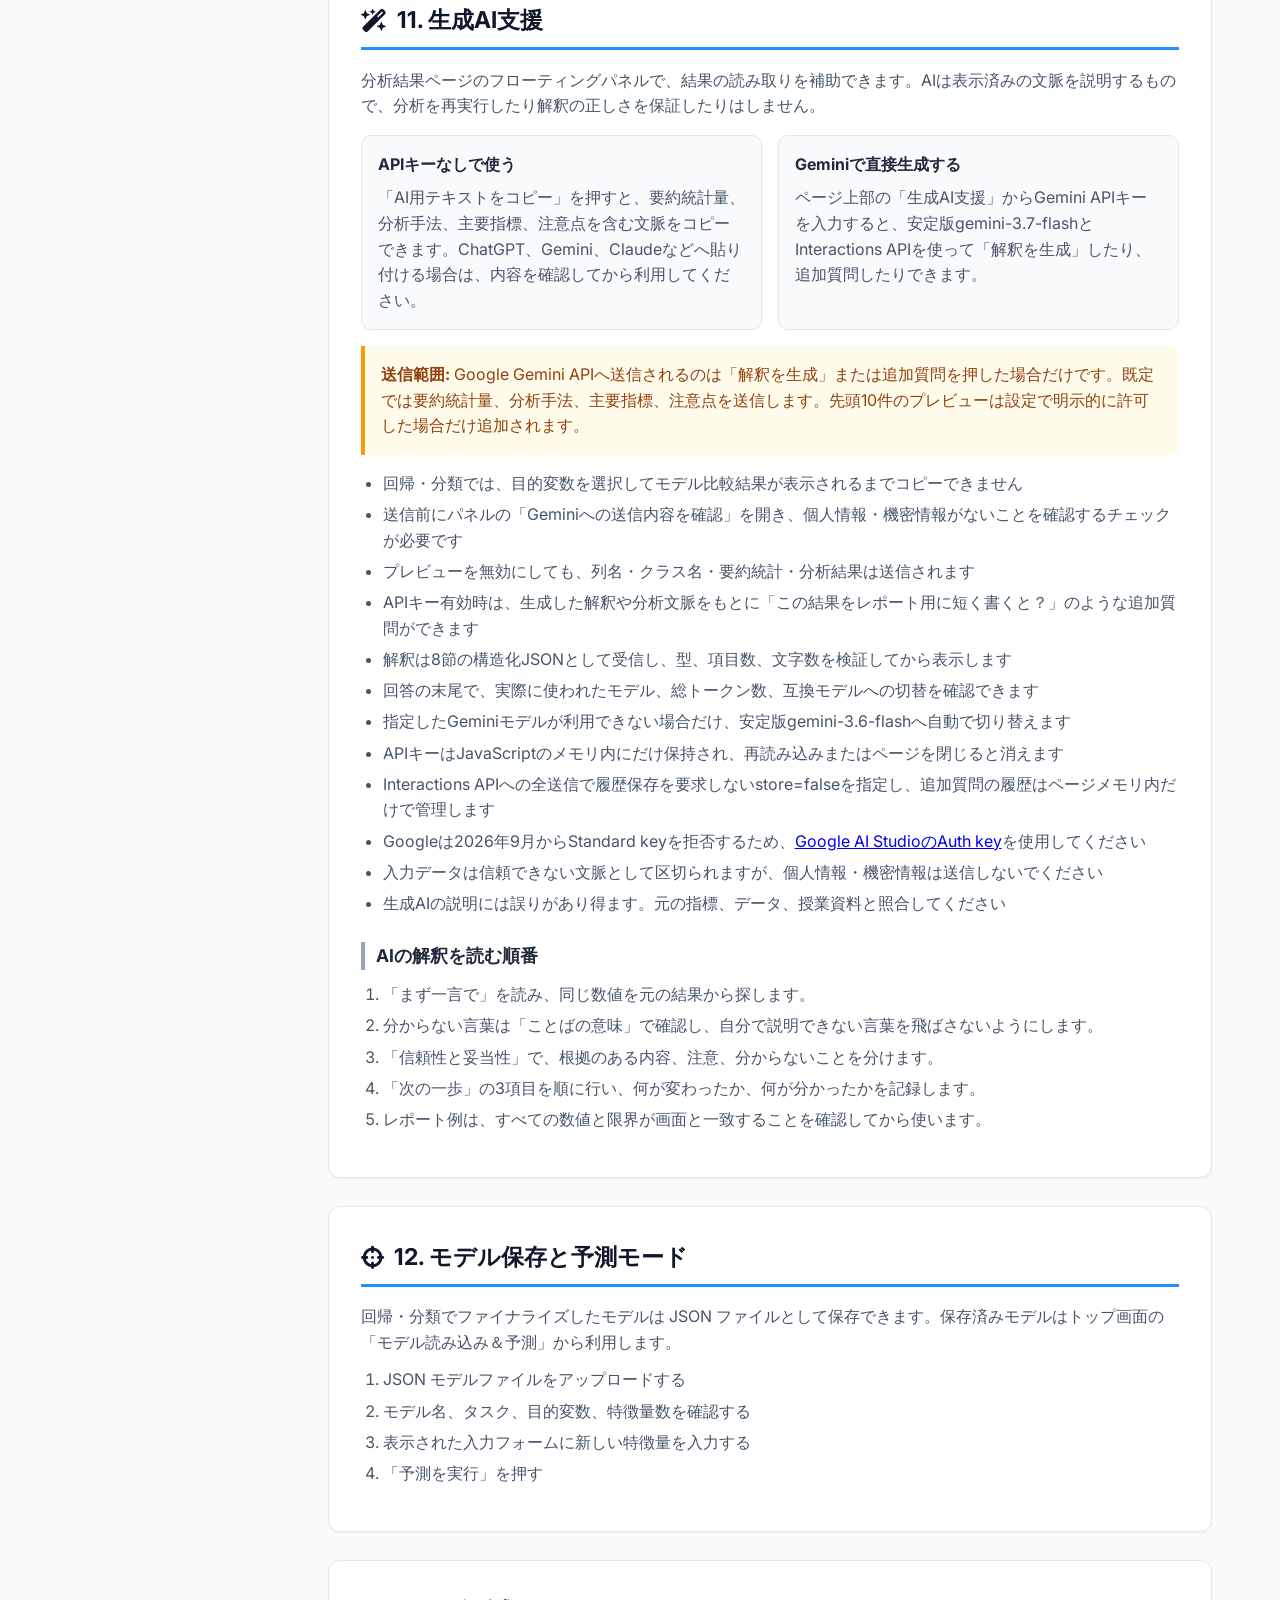
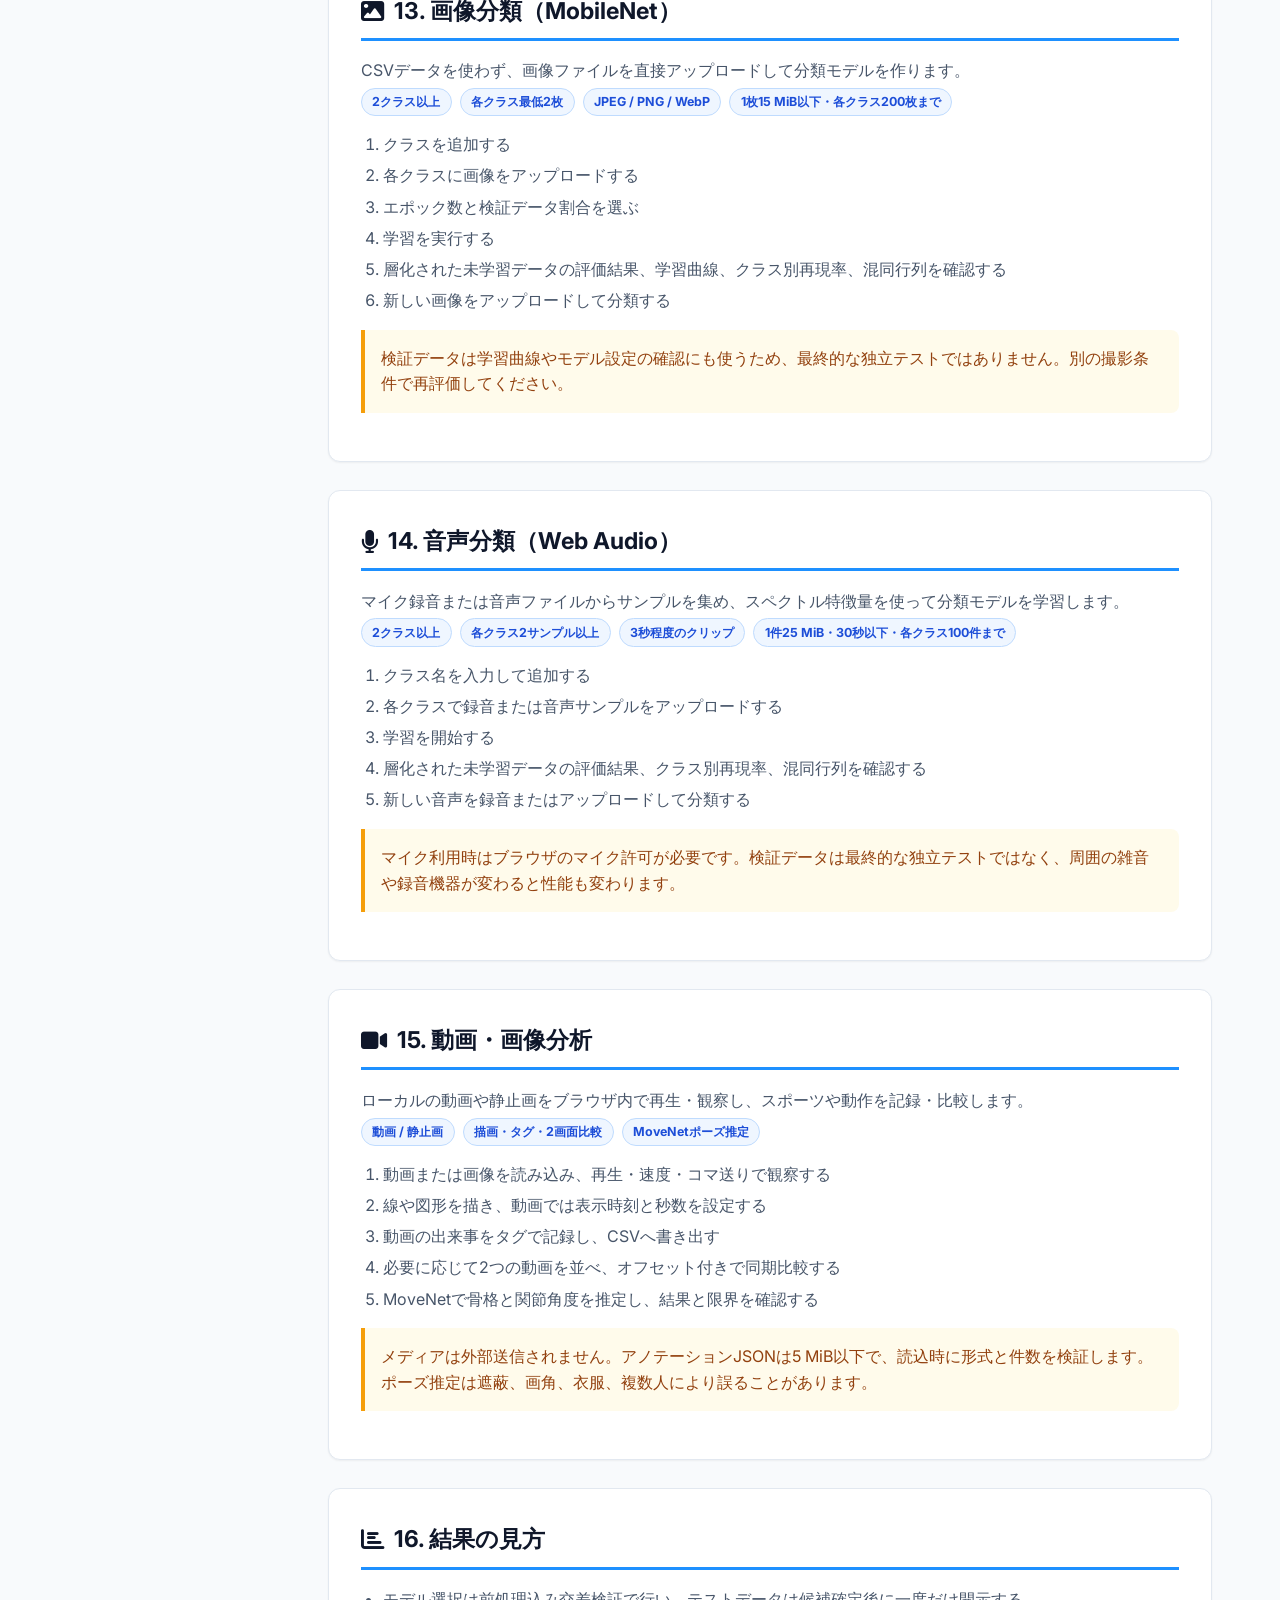
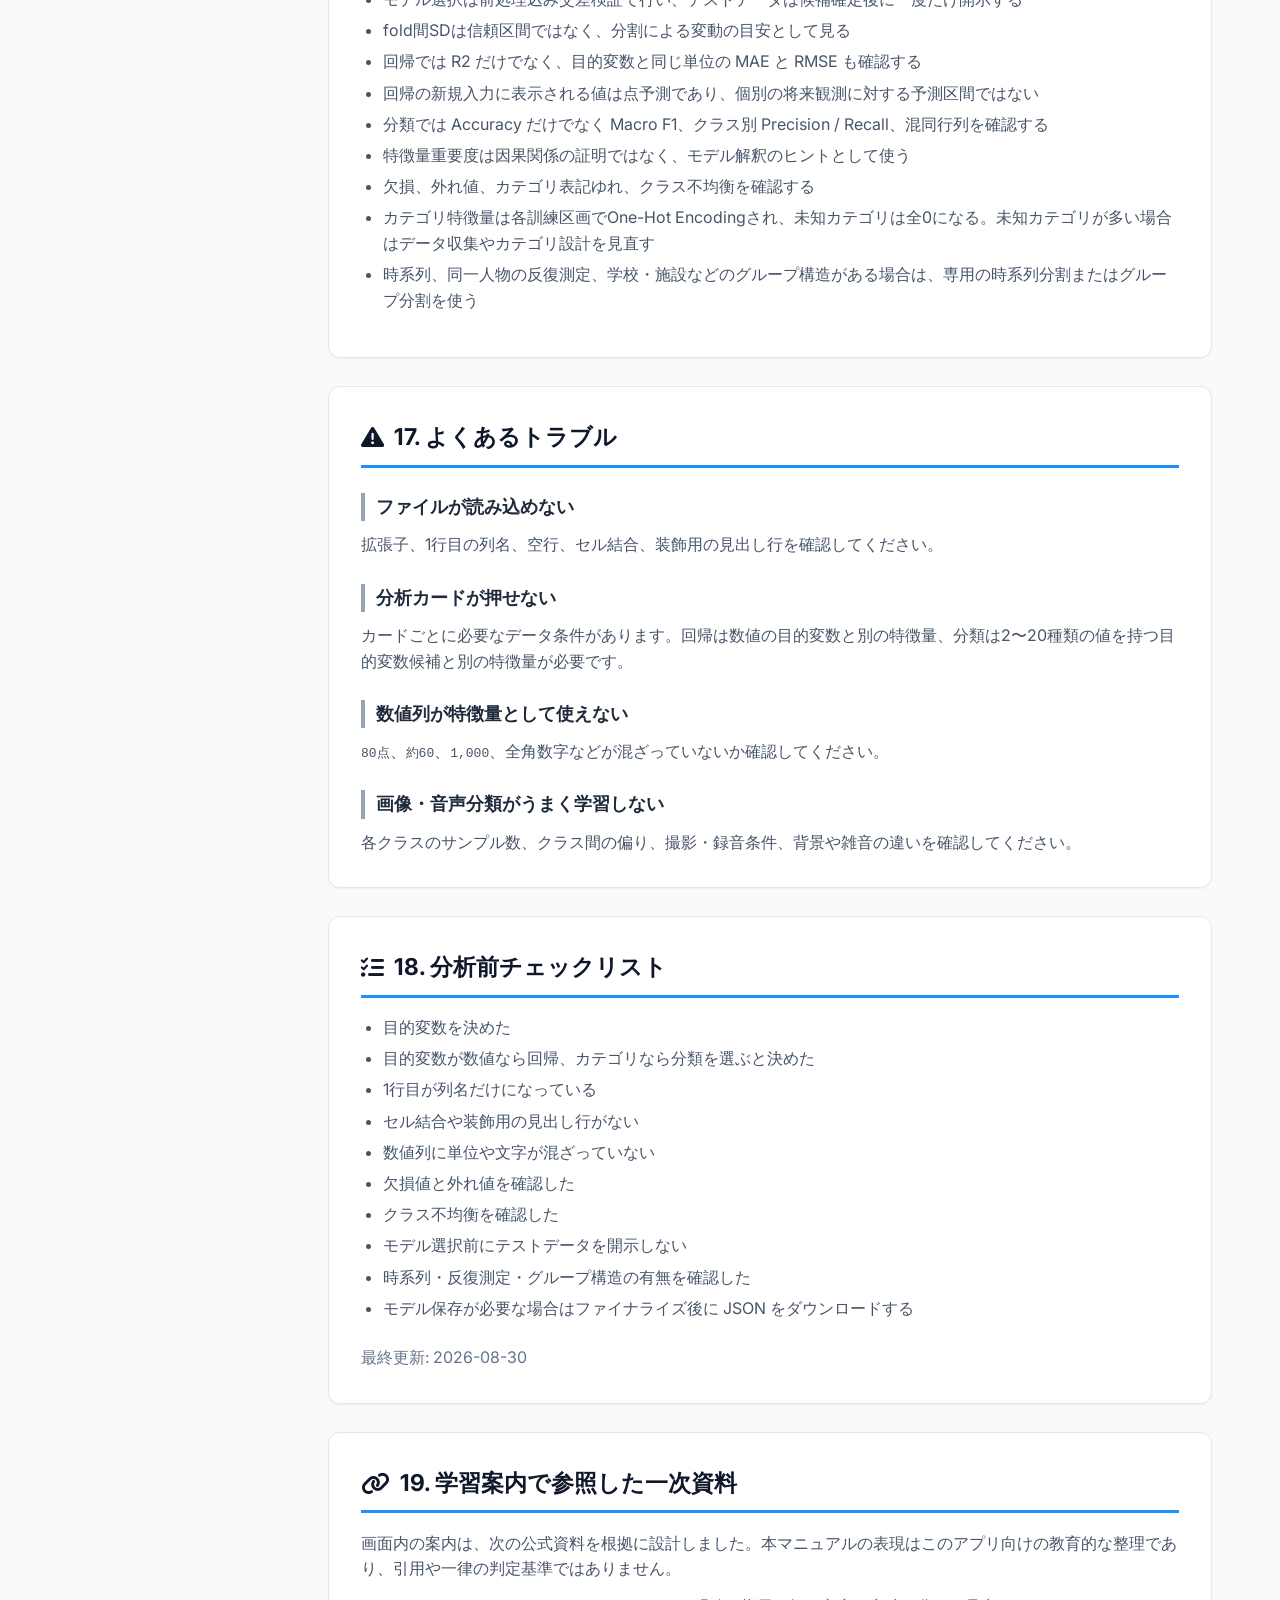
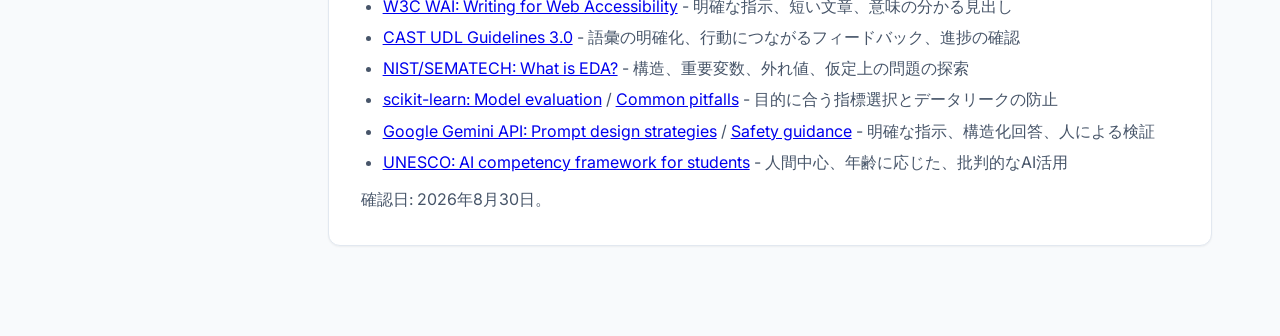
<file: manual.html>
<!DOCTYPE html>
<html lang="ja">

<head>
    <meta charset="UTF-8">
    <meta name="viewport" content="width=device-width, initial-scale=1.0">
    <title>easyDataScience - 使い方マニュアル</title>

    <link rel="icon" href="favicon.ico" sizes="48x48">
    <link rel="icon" href="favicon.svg" type="image/svg+xml">
    <link rel="apple-touch-icon" href="apple-touch-icon.png">
    <link rel="stylesheet" href="https://cdnjs.cloudflare.com/ajax/libs/font-awesome/6.4.0/css/all.min.css"
        integrity="sha384-iw3OoTErCYJJB9mCa8LNS2hbsQ7M3C0EpIsO/H5+EGAkPGc6rk+V8i04oW/K5xq0" crossorigin="anonymous">
    <link href="https://fonts.googleapis.com/css2?family=Inter:wght@300;400;500;600;700;900&display=swap" rel="stylesheet">
    <link rel="stylesheet" href="css/style.css">

    <style>
        :root {
            --manual-sidebar-width: 280px;
            --manual-top-height: 60px;
            --manual-accent: #1e90ff;
        }

        body {
            background: #f8fafc;
            min-height: 100vh;
        }

        .manual-top-nav {
            position: fixed;
            top: 0;
            left: 0;
            right: 0;
            height: var(--manual-top-height);
            background: #1e293b;
            color: white;
            display: flex;
            align-items: center;
            padding: 0 1.5rem;
            box-shadow: var(--shadow-md);
            z-index: 100;
        }

        .manual-top-nav a {
            color: white;
            text-decoration: none;
            display: inline-flex;
            align-items: center;
            gap: 0.5rem;
            font-weight: 600;
        }

        .manual-top-nav .language-switch {
            margin-left: auto;
            flex-shrink: 0;
        }

        .manual-title {
            margin-left: 1.5rem;
            padding-left: 1.5rem;
            border-left: 1px solid #334155;
            font-size: 1.15rem;
            font-weight: 700;
            display: flex;
            align-items: center;
            gap: 0.5rem;
        }

        .manual-layout {
            display: flex;
            padding-top: var(--manual-top-height);
        }

        .manual-sidebar {
            position: fixed;
            top: var(--manual-top-height);
            bottom: 0;
            left: 0;
            width: var(--manual-sidebar-width);
            background: white;
            border-right: 1px solid var(--border-color);
            overflow-y: auto;
            padding: 1.25rem 0;
        }

        .manual-group {
            margin-bottom: 1.25rem;
        }

        .manual-group-title {
            padding: 0 1.4rem;
            margin-bottom: 0.4rem;
            color: #64748b;
            font-size: 0.78rem;
            font-weight: 800;
            letter-spacing: 0.04em;
        }

        .manual-link {
            display: flex;
            align-items: center;
            gap: 0.65rem;
            padding: 0.55rem 1.4rem 0.55rem 1.8rem;
            color: #334155;
            text-decoration: none;
            font-size: 0.92rem;
            border-left: 3px solid transparent;
            transition: all 0.2s ease;
        }

        .manual-link:hover,
        .manual-link.active {
            background: #eff6ff;
            color: var(--manual-accent);
            border-left-color: var(--manual-accent);
            font-weight: 700;
        }

        .manual-link i {
            width: 1rem;
            color: #94a3b8;
        }

        .manual-content {
            margin-left: var(--manual-sidebar-width);
            width: min(980px, calc(100% - var(--manual-sidebar-width)));
            padding: 2rem 3rem 4rem;
        }

        .manual-hero {
            background: var(--manual-accent);
            color: white;
            border-radius: 18px;
            padding: 2.5rem;
            margin-bottom: 2rem;
            box-shadow: var(--shadow-lg);
        }

        .manual-hero h1 {
            font-size: 2.2rem;
            margin-bottom: 0.75rem;
        }

        .manual-hero p {
            max-width: 760px;
            color: rgba(255, 255, 255, 0.92);
            font-size: 1rem;
        }

        .manual-section {
            background: white;
            border: 1px solid var(--border-color);
            border-radius: 12px;
            padding: 2rem;
            margin-bottom: 1.75rem;
            box-shadow: var(--shadow-sm);
            scroll-margin-top: calc(var(--manual-top-height) + 1.5rem);
        }

        .manual-section h2 {
            font-size: 1.45rem;
            color: #0f172a;
            margin-bottom: 1.1rem;
            padding-bottom: 0.5rem;
            border-bottom: 3px solid var(--manual-accent);
            display: flex;
            align-items: center;
            gap: 0.65rem;
        }

        .manual-section h3 {
            margin-top: 1.6rem;
            margin-bottom: 0.7rem;
            padding-left: 0.7rem;
            border-left: 4px solid #94a3b8;
            font-size: 1.1rem;
            color: #1e293b;
        }

        .manual-section p,
        .manual-section li {
            color: #475569;
        }

        .manual-section ul,
        .manual-section ol {
            padding-left: 1.35rem;
            margin: 0.75rem 0;
        }

        .manual-section li {
            margin-bottom: 0.35rem;
        }

        .manual-grid {
            display: grid;
            grid-template-columns: repeat(auto-fit, minmax(230px, 1fr));
            gap: 1rem;
            margin-top: 1rem;
        }

        .manual-card {
            background: #f8fafc;
            border: 1px solid #e2e8f0;
            border-radius: 10px;
            padding: 1rem;
        }

        .manual-card h4 {
            margin-bottom: 0.5rem;
            color: #1e293b;
            font-size: 1rem;
        }

        .manual-badge {
            display: inline-flex;
            align-items: center;
            gap: 0.35rem;
            background: #eff6ff;
            color: #1d4ed8;
            border: 1px solid #bfdbfe;
            border-radius: 999px;
            padding: 0.2rem 0.65rem;
            font-size: 0.78rem;
            font-weight: 700;
            margin: 0.25rem 0.25rem 0.25rem 0;
        }

        .manual-alert {
            background: #eff6ff;
            border-left: 4px solid var(--manual-accent);
            border-radius: 0 8px 8px 0;
            padding: 1rem;
            margin: 1rem 0;
            color: #1e40af;
        }

        .manual-warning {
            background: #fffbeb;
            border-left-color: #f59e0b;
            color: #92400e;
        }

        .manual-table {
            width: 100%;
            border-collapse: collapse;
            margin: 1rem 0;
            font-size: 0.9rem;
        }

        .manual-table-wrap {
            max-width: 100%;
            overflow-x: auto;
        }

        .manual-table th,
        .manual-table td {
            border: 1px solid #cbd5e1;
            padding: 0.55rem;
            text-align: left;
        }

        .manual-table th {
            background: #f1f5f9;
            color: #1e293b;
        }

        .manual-code {
            background: #0f172a;
            color: #e2e8f0;
            border-radius: 8px;
            padding: 1rem;
            overflow-x: auto;
            font-family: ui-monospace, SFMono-Regular, Menlo, Monaco, Consolas, monospace;
            font-size: 0.9rem;
        }

        @media (max-width: 860px) {
            .manual-sidebar {
                display: none;
            }

            .manual-content {
                margin-left: 0;
                width: 100%;
                padding: 1rem;
            }

            .manual-top-nav {
                gap: 0.5rem;
                padding: 0 0.75rem;
            }

            .manual-title {
                display: none;
            }

            .manual-top-nav > a {
                width: 2.25rem;
                height: 2.25rem;
                flex: 0 0 2.25rem;
                justify-content: center;
            }

            .manual-back-label {
                display: none;
            }

            .manual-top-nav .language-option {
                min-height: 30px;
                margin: 0;
                padding: 0.25rem 0.55rem;
                font-size: 0.78rem;
            }

            .manual-hero,
            .manual-section {
                padding: 1.35rem;
            }
        }

        @media (max-width: 480px) {
            .manual-hero h1 {
                font-size: 1.6rem;
            }
        }
    </style>
</head>

<body>
    <header class="manual-top-nav">
        <a href="index.html" aria-label="アプリへ戻る" title="アプリへ戻る">
            <i class="fas fa-arrow-left" aria-hidden="true"></i><span class="manual-back-label">アプリへ戻る</span>
        </a>
        <div class="manual-title"><i class="fas fa-book-open"></i> easyDataScience 使い方マニュアル</div>
        <div class="language-switch language-switch-on-dark" role="group"
            data-language-switch data-i18n-ignore aria-label="表示言語">
            <i class="fas fa-language" aria-hidden="true"></i>
            <button type="button" class="language-option active" data-language-option="ja"
                aria-pressed="true">JP</button>
            <button type="button" class="language-option" data-language-option="en"
                aria-pressed="false">EN</button>
        </div>
    </header>

    <div class="manual-layout">
        <nav class="manual-sidebar">
            <div class="manual-group">
                <div class="manual-group-title">はじめに</div>
                <a class="manual-link" href="#overview"><i class="fas fa-circle-info"></i> できること</a>
                <a class="manual-link" href="#startup"><i class="fas fa-play"></i> 起動方法</a>
                <a class="manual-link" href="#basic-flow"><i class="fas fa-route"></i> 基本操作</a>
            </div>
            <div class="manual-group">
                <div class="manual-group-title">データ準備</div>
                <a class="manual-link" href="#data-rules"><i class="fas fa-table"></i> 表の作り方</a>
                <a class="manual-link" href="#data-types"><i class="fas fa-shapes"></i> データ型</a>
                <a class="manual-link" href="#demo-data"><i class="fas fa-database"></i> デモデータ</a>
            </div>
            <div class="manual-group">
                <div class="manual-group-title">表データ分析</div>
                <a class="manual-link" href="#eda"><i class="fas fa-search"></i> EDA・前処理</a>
                <a class="manual-link" href="#regression"><i class="fas fa-chart-line"></i> 回帰AutoML</a>
                <a class="manual-link" href="#classification"><i class="fas fa-tags"></i> 分類AutoML</a>
                <a class="manual-link" href="#workflow"><i class="fas fa-layer-group"></i> AutoML手順</a>
            </div>
            <div class="manual-group">
                <div class="manual-group-title">モデル活用</div>
                <a class="manual-link" href="#ai-assist"><i class="fas fa-wand-magic-sparkles"></i> 生成AI支援</a>
                <a class="manual-link" href="#prediction-mode"><i class="fas fa-crosshairs"></i> 予測モード</a>
                <a class="manual-link" href="#image"><i class="fas fa-image"></i> 画像分類</a>
                <a class="manual-link" href="#audio"><i class="fas fa-microphone"></i> 音声分類</a>
                <a class="manual-link" href="#video"><i class="fas fa-video"></i> 動画・画像分析</a>
            </div>
            <div class="manual-group">
                <div class="manual-group-title">困ったとき</div>
                <a class="manual-link" href="#reading"><i class="fas fa-chart-bar"></i> 結果の見方</a>
                <a class="manual-link" href="#trouble"><i class="fas fa-triangle-exclamation"></i> FAQ</a>
                <a class="manual-link" href="#checklist"><i class="fas fa-list-check"></i> チェックリスト</a>
                <a class="manual-link" href="#sources"><i class="fas fa-link"></i> <span data-i18n-en="References">参考資料</span></a>
            </div>
        </nav>

        <main class="manual-content">
            <section class="manual-hero">
                <h1>easyDataScience 使い方マニュアル</h1>
                <p>
                    CSV / Excel の表データによる回帰・分類 AutoML、画像・音声分類、動画分析、保存済みモデルによる予測までを、
                    初学者でも迷わず進められるように整理したマニュアルです。
                </p>
            </section>

            <section id="overview" class="manual-section">
                <h2><i class="fas fa-circle-info"></i> 1. できること</h2>
                <p>easyDataScience は、PyCaret のような機械学習ワークフローをブラウザ上で体験できる教育用アプリです。</p>
                <div class="manual-grid">
                    <div class="manual-card">
                        <h4><i class="fas fa-graduation-cap"></i> 学ぶ</h4>
                        <p>機械学習入門ガイドで、回帰・分類・評価指標・前処理を図解付きで確認できます。</p>
                    </div>
                    <div class="manual-card">
                        <h4><i class="fas fa-robot"></i> 表データAutoML</h4>
                        <p>CSV / Excel を読み込み、回帰・分類モデルを比較、チューニング、解釈、予測できます。</p>
                    </div>
                    <div class="manual-card">
                        <h4><i class="fas fa-image"></i> 画像・音声・動画</h4>
                        <p>画像・音声分類に加え、動画のコマ送り、描画、タグ、比較、ポーズ推定を体験できます。</p>
                    </div>
                    <div class="manual-card">
                        <h4><i class="fas fa-file-import"></i> モデル活用</h4>
                        <p>ファイナライズしたモデルを JSON で保存し、予測モードで再利用できます。</p>
                    </div>
                </div>
                <div class="manual-alert">
                    <strong>プライバシー:</strong> 通常のデータ処理と学習はブラウザ内で行われます。生成AI支援を実行した場合だけ、選択した分析文脈が Google Gemini API へ送信されます。
                </div>
            </section>

            <section id="startup" class="manual-section">
                <h2><i class="fas fa-play"></i> 2. 起動方法</h2>
                <h3>公開ページで使う</h3>
                <p>公開されている easyDataScience のページをブラウザで開きます。インストールは不要です。</p>
                <h3>表示言語を切り替える</h3>
                <p data-i18n-en="Use the Japanese / EN control at the top of the page to switch the interface, result guidance, learning guide, manual, and AI assistance between Japanese and English without reloading.">
                    ページ上部の「JP / EN」で、操作画面、結果説明、学習ガイド、マニュアル、生成AI支援を再読み込みなしで切り替えられます。
                </p>
                <p data-i18n-en="Your choice is saved in this browser and shared by the app and manual. Column names, file names, class labels, and entered values remain unchanged as user data.">
                    選択した言語はブラウザに保存され、アプリとマニュアルで共有されます。列名、ファイル名、クラス名、入力値などのユーザーデータは翻訳されません。
                </p>
                <h3>ローカルで使う</h3>
                <p>リポジトリを手元に置いて使う場合は、プロジェクトルートでローカルサーバーを起動します。</p>
                <pre class="manual-code">python3 -m http.server 8765</pre>
                <p>ブラウザで <code>http://localhost:8765</code> を開きます。</p>
                <p>グラフ、Excel読込、画像・動画分析のライブラリは必要になった時点でCDNから読み込みます。初回利用時はインターネット接続が必要です。</p>
                <div class="manual-alert manual-warning">
                    <strong>注意:</strong> <code>index.html</code> を直接開くと、ES Modules やデモデータの読み込みが失敗することがあります。
                </div>
            </section>

            <section id="basic-flow" class="manual-section">
                <h2><i class="fas fa-route"></i> 3. 基本操作</h2>
                <ol>
                    <li>データをアップロードする、またはデモデータを読み込む</li>
                    <li>データプレビューと要約統計量を確認する</li>
                    <li>必要に応じて EDA で分布、相関、欠損値を確認する</li>
                    <li>目的変数の種類に合わせて「回帰」または「分類」を選ぶ</li>
                    <li>目的変数、テストデータ割合、交差検証 Fold 数、特徴量を設定する</li>
                    <li>モデル比較を開始し、前処理込み交差検証だけで候補を絞る</li>
                    <li>必要に応じてチューニングし、最終候補を決める</li>
                    <li>選んだモデルについて未使用テストデータを一度だけ開示する</li>
                    <li>評価指標、区間、グラフ、解釈結果を見る</li>
                    <li>必要に応じてブレンド、スタッキング、ファイナライズを行う。テスト開示後の追加比較は探索的に扱う</li>
                    <li>predict_model または予測モードで新しいデータを予測する</li>
                </ol>
                <h3 data-i18n-en="When you feel lost, answer these three questions">迷ったときは、この3問に答える</h3>
                <div class="manual-alert">
                    <ol>
                        <li data-i18n-en="What do I want to know? A number means regression; a category means classification; understanding the data first means EDA.">何を知りたい？ 数値なら回帰、種類なら分類、まずデータを知るならEDAです。</li>
                        <li data-i18n-en="Which displayed value supports my statement? Point to a specific metric, table cell, or graph.">どの表示値が根拠？ 指標、表のセル、グラフの位置を具体的に示します。</li>
                        <li data-i18n-en="What is still unknown, and what will I check next? Review missing data, error patterns, evaluation design, or new independent data.">まだ分からないことと、次に何を確認する？ 欠損、誤り方、評価方法、新しい独立データを確認します。</li>
                    </ol>
                </div>
            </section>

            <section id="data-rules" class="manual-section">
                <h2><i class="fas fa-table"></i> 4. 正しいデータ表の作り方</h2>
                <p>機械学習では、データの形が結果の信頼性に直結します。読み込み前に、機械が解釈しやすい表へ整えてください。</p>
                <h3>良い例</h3>
                <div class="manual-table-wrap" tabindex="0" aria-label="良い例">
                    <table class="manual-table">
                    <thead>
                        <tr>
                            <th data-i18n-en="Floor area">面積</th>
                            <th data-i18n-en="Building age">築年数</th>
                            <th data-i18n-en="Distance to station">駅距離</th>
                            <th data-i18n-en="Rooms">部屋数</th>
                            <th data-i18n-en="Price">価格</th>
                        </tr>
                    </thead>
                    <tbody>
                        <tr><td>65</td><td>12</td><td>8</td><td>3</td><td>4200</td></tr>
                        <tr><td>80</td><td>5</td><td>4</td><td>4</td><td>6100</td></tr>
                        <tr><td>45</td><td>25</td><td>15</td><td>2</td><td>2800</td></tr>
                    </tbody>
                    </table>
                </div>
                <ul>
                    <li>1行目は列名だけにする</li>
                    <li>2行目以降にデータを入れる</li>
                    <li>1件のデータを1行にする</li>
                    <li>セル結合を使わない</li>
                    <li>数値列に単位や「約」などの文字を混ぜない</li>
                    <li>目的変数を1つ決めておく</li>
                </ul>
            </section>

            <section id="data-types" class="manual-section">
                <h2><i class="fas fa-shapes"></i> 5. データ型の考え方</h2>
                <div class="manual-grid">
                    <div class="manual-card">
                        <h4>数値変数</h4>
                        <p>価格、売上、年齢、面積、学習時間、テスト点数など。数値を予測したい場合は回帰を使います。</p>
                    </div>
                    <div class="manual-card">
                        <h4>カテゴリ変数</h4>
                        <p>解約する / しない、品種、クラス、合格 / 不合格など。カテゴリを予測したい場合は分類を使います。</p>
                    </div>
                    <div class="manual-card">
                        <h4>画像・音声</h4>
                        <p>画像分類と音声分類では、CSVではなく画像ファイルや音声サンプルを直接使います。</p>
                    </div>
                </div>
            </section>

            <section id="demo-data" class="manual-section">
                <h2><i class="fas fa-database"></i> 6. デモデータ</h2>
                <p>手元にデータがない場合は、トップ画面の「デモデータを試す」から読み込めます。</p>
                <h3>回帰向け</h3>
                <ul>
                    <li><code>regression_demo.csv</code>: 住宅価格データ。面積や築年数から価格を予測します。</li>
                    <li><code>tips.csv</code>: 食事の合計金額などからチップを予測します。</li>
                </ul>
                <h3>分類向け</h3>
                <ul>
                    <li><code>classification_demo.csv</code>: 顧客の解約を予測します。</li>
                    <li><code>iris.csv</code>: 花の計測値から品種を分類します。</li>
                    <li><code>wine.csv</code>: 化学分析値からワイン品種を分類します。</li>
                    <li><code>penguins.csv</code>: 体の計測値から種類を分類します。</li>
                </ul>
            </section>

            <section id="eda" class="manual-section">
                <h2><i class="fas fa-search"></i> 7. EDA・前処理</h2>
                <h3>探索的データ分析（EDA）</h3>
                <p>データの分布、相関、欠損値を可視化します。回帰や分類に進む前に、外れ値、欠損、目的変数との関係を確認します。</p>
                <span class="manual-badge">数値変数 1つ以上</span>
                <h3>データ前処理</h3>
                <p>欠損値補完、スケーリング、エンコーディングなど、機械学習に必要な前処理を確認します。AutoML 画面では学習時にも自動前処理が実行されます。</p>
            </section>

            <section id="regression" class="manual-section">
                <h2><i class="fas fa-chart-line"></i> 8. 回帰モデル比較（AutoML）</h2>
                <p>住宅価格、売上、テスト点数、チップ金額など、数値を予測したいときに使います。</p>
                <span class="manual-badge">目的変数: 数値</span>
                <span class="manual-badge">数値の目的変数 + 特徴量</span>
                <h3>操作手順</h3>
                <ol>
                    <li>目的変数を選ぶ</li>
                    <li>データの生成過程に合わせ、無作為・グループ非重複・時系列から分割方法を選ぶ</li>
                    <li>テストデータ割合と交差検証 Fold 数を選ぶ</li>
                    <li>使用する特徴量を確認する</li>
                    <li>「モデル比較を開始」を押す</li>
                    <li>前処理込みCV R2の平均とfold間SDで候補を選ぶ</li>
                    <li>最終候補を決めてからテストデータを開示し、R2、MAE、RMSEとブートストラップ区間を確認する</li>
                </ol>
                <h3>搭載モデル</h3>
                <p>線形回帰、Ridge回帰、Lasso回帰、決定木、ランダムフォレスト、K近傍法、勾配ブースティング。</p>
                <div class="manual-alert">
                    <strong data-i18n-en="Reading order:">見る順番:</strong>
                    <span data-i18n-en="Choose a candidate with mean CV R² and fold SD → reveal the final test once → read MAE in the target unit → compare RMSE → inspect residuals and intervals → decide whether the error is acceptable for the intended use.">CV R²平均とfold間SDで候補を決める → 最終テストを1回だけ開示 → 目的変数と同じ単位でMAEを読む → RMSEとの差を見る → 残差と区間を確認 → 用途で誤差を許容できるか決めます。</span>
                </div>
            </section>

            <section id="classification" class="manual-section">
                <h2><i class="fas fa-tags"></i> 9. 分類モデル比較（AutoML）</h2>
                <p>解約する / しない、品種、合格 / 不合格など、カテゴリを予測したいときに使います。</p>
                <span class="manual-badge">目的変数: カテゴリ</span>
                <span class="manual-badge">2〜20種類の目的変数 + 特徴量</span>
                <h3>操作手順</h3>
                <ol>
                    <li>目的変数を選ぶ</li>
                    <li>二値分類ではAverage Precisionの陽性クラスを確認する</li>
                    <li>無作為層化・グループ非重複・時系列から分割方法を選ぶ</li>
                    <li>テストデータ割合と交差検証 Fold 数を選ぶ</li>
                    <li>使用する特徴量を確認する</li>
                    <li>「モデル比較を開始」を押す</li>
                    <li>前処理込みCV Macro F1の平均とfold間SDで候補を選ぶ</li>
                    <li>最終候補を決めてからテストデータを開示し、Macro F1、Accuracy、MCC、クラス別指標、AUC、二値分類のAverage Precision、混同行列を確認する</li>
                </ol>
                <h3>搭載モデル</h3>
                <p>ロジスティック回帰、決定木、ランダムフォレスト、K近傍法、ナイーブベイズ、SVM、勾配ブースティング。</p>
                <div class="manual-alert manual-warning">
                    クラス不均衡がある場合は、Accuracy だけでなく F1、Precision、Recall、混同行列を確認してください。
                </div>
                <div class="manual-alert">
                    <strong data-i18n-en="Reading order:">見る順番:</strong>
                    <span data-i18n-en="Choose a candidate with mean CV Macro F1 and fold SD → reveal the final test once → inspect the confusion matrix and per-class recall → emphasize recall for costly misses or precision for costly false alarms → compare with class counts and the no-skill baseline.">CV Macro F1平均とfold間SDで候補を決める → 最終テストを1回だけ開示 → 混同行列とクラス別Recallを見る → 見逃しが重いならRecall、誤警報が重いならPrecisionを重視 → クラス件数と無情報基準も比べます。</span>
                </div>
            </section>

            <section id="workflow" class="manual-section">
                <h2><i class="fas fa-layer-group"></i> 10. AutoML ワークフロー</h2>
                <div class="manual-grid">
                    <div class="manual-card"><h4>Setup</h4><p>目的変数、データ構造に合う分割方法、テスト割合、Fold数、特徴量を決めます。</p></div>
                    <div class="manual-card"><h4>Preprocess</h4><p>各訓練区画の中だけで欠損処理、One-Hot Encoding、変換、スケーリングを学習します。</p></div>
                    <div class="manual-card"><h4>Compare</h4><p>テストデータを封印したまま、前処理込み交差検証で複数モデルを比較します。</p></div>
                    <div class="manual-card"><h4>Tune</h4><p>ハイパーパラメータを探索します。</p></div>
                    <div class="manual-card"><h4>Interpret</h4><p>特徴量重要度、PDP、学習曲線、SHAP 系の可視化を確認します。</p></div>
                    <div class="manual-card"><h4>Finalize / Predict</h4><p>最終モデルを確定し、新しいデータを予測します。</p></div>
                </div>
            </section>

            <section id="ai-assist" class="manual-section">
                <h2><i class="fas fa-wand-magic-sparkles"></i> 11. 生成AI支援</h2>
                <p data-i18n-en="The floating panel on an analysis result page helps you read results. AI explains the displayed context; it does not rerun the analysis or guarantee that an interpretation is correct.">分析結果ページのフローティングパネルで、結果の読み取りを補助できます。AIは表示済みの文脈を説明するもので、分析を再実行したり解釈の正しさを保証したりはしません。</p>
                <div class="manual-grid">
                    <div class="manual-card">
                        <h4>APIキーなしで使う</h4>
                        <p>「AI用テキストをコピー」を押すと、要約統計量、分析手法、主要指標、注意点を含む文脈をコピーできます。ChatGPT、Gemini、Claudeなどへ貼り付ける場合は、内容を確認してから利用してください。</p>
                    </div>
                    <div class="manual-card">
                        <h4>Geminiで直接生成する</h4>
                        <p>ページ上部の「生成AI支援」からGemini APIキーを入力すると、安定版gemini-3.7-flashとInteractions APIを使って「解釈を生成」したり、追加質問したりできます。</p>
                    </div>
                </div>
                <div class="manual-alert manual-warning">
                    <strong>送信範囲:</strong> Google Gemini APIへ送信されるのは「解釈を生成」または追加質問を押した場合だけです。既定では要約統計量、分析手法、主要指標、注意点を送信します。先頭10件のプレビューは設定で明示的に許可した場合だけ追加されます。
                </div>
                <ul>
                    <li>回帰・分類では、目的変数を選択してモデル比較結果が表示されるまでコピーできません</li>
                    <li>送信前にパネルの「Geminiへの送信内容を確認」を開き、個人情報・機密情報がないことを確認するチェックが必要です</li>
                    <li>プレビューを無効にしても、列名・クラス名・要約統計・分析結果は送信されます</li>
                    <li>APIキー有効時は、生成した解釈や分析文脈をもとに「この結果をレポート用に短く書くと？」のような追加質問ができます</li>
                    <li data-i18n-en="Interpretations are received as structured JSON with eight sections and displayed only after validating types, item counts, and text lengths.">解釈は8節の構造化JSONとして受信し、型、項目数、文字数を検証してから表示します</li>
                    <li>回答の末尾で、実際に使われたモデル、総トークン数、互換モデルへの切替を確認できます</li>
                    <li>指定したGeminiモデルが利用できない場合だけ、安定版gemini-3.6-flashへ自動で切り替えます</li>
                    <li>APIキーはJavaScriptのメモリ内にだけ保持され、再読み込みまたはページを閉じると消えます</li>
                    <li>Interactions APIへの全送信で履歴保存を要求しないstore=falseを指定し、追加質問の履歴はページメモリ内だけで管理します</li>
                    <li>Googleは2026年9月からStandard keyを拒否するため、<a href="https://ai.google.dev/gemini-api/docs/api-key" target="_blank" rel="noopener noreferrer">Google AI StudioのAuth key</a>を使用してください</li>
                    <li>入力データは信頼できない文脈として区切られますが、個人情報・機密情報は送信しないでください</li>
                    <li>生成AIの説明には誤りがあり得ます。元の指標、データ、授業資料と照合してください</li>
                </ul>
                <h3 data-i18n-en="How to read an AI interpretation">AIの解釈を読む順番</h3>
                <ol>
                    <li data-i18n-en="Read “In one sentence,” then locate the same numbers in the original result.">「まず一言で」を読み、同じ数値を元の結果から探します。</li>
                    <li data-i18n-en="Use “Key terms” for unfamiliar words; do not skip terms you cannot explain yourself.">分からない言葉は「ことばの意味」で確認し、自分で説明できない言葉を飛ばさないようにします。</li>
                    <li data-i18n-en="Separate supported findings from cautions and unknowns under reliability and validity.">「信頼性と妥当性」で、根拠のある内容、注意、分からないことを分けます。</li>
                    <li data-i18n-en="Carry out the three next steps in order and record what changed or what you learned.">「次の一歩」の3項目を順に行い、何が変わったか、何が分かったかを記録します。</li>
                    <li data-i18n-en="Use the report example only after confirming that every number and limitation matches the screen.">レポート例は、すべての数値と限界が画面と一致することを確認してから使います。</li>
                </ol>
            </section>

            <section id="prediction-mode" class="manual-section">
                <h2><i class="fas fa-crosshairs"></i> 12. モデル保存と予測モード</h2>
                <p>回帰・分類でファイナライズしたモデルは JSON ファイルとして保存できます。保存済みモデルはトップ画面の「モデル読み込み＆予測」から利用します。</p>
                <ol>
                    <li>JSON モデルファイルをアップロードする</li>
                    <li>モデル名、タスク、目的変数、特徴量数を確認する</li>
                    <li>表示された入力フォームに新しい特徴量を入力する</li>
                    <li>「予測を実行」を押す</li>
                </ol>
            </section>

            <section id="image" class="manual-section">
                <h2><i class="fas fa-image"></i> 13. 画像分類（MobileNet）</h2>
                <p>CSVデータを使わず、画像ファイルを直接アップロードして分類モデルを作ります。</p>
                <span class="manual-badge">2クラス以上</span>
                <span class="manual-badge">各クラス最低2枚</span>
                <span class="manual-badge">JPEG / PNG / WebP</span>
                <span class="manual-badge">1枚15 MiB以下・各クラス200枚まで</span>
                <ol>
                    <li>クラスを追加する</li>
                    <li>各クラスに画像をアップロードする</li>
                    <li>エポック数と検証データ割合を選ぶ</li>
                    <li>学習を実行する</li>
                    <li>層化された未学習データの評価結果、学習曲線、クラス別再現率、混同行列を確認する</li>
                    <li>新しい画像をアップロードして分類する</li>
                </ol>
                <div class="manual-alert manual-warning">
                    検証データは学習曲線やモデル設定の確認にも使うため、最終的な独立テストではありません。別の撮影条件で再評価してください。
                </div>
            </section>

            <section id="audio" class="manual-section">
                <h2><i class="fas fa-microphone"></i> 14. 音声分類（Web Audio）</h2>
                <p>マイク録音または音声ファイルからサンプルを集め、スペクトル特徴量を使って分類モデルを学習します。</p>
                <span class="manual-badge">2クラス以上</span>
                <span class="manual-badge">各クラス2サンプル以上</span>
                <span class="manual-badge">3秒程度のクリップ</span>
                <span class="manual-badge">1件25 MiB・30秒以下・各クラス100件まで</span>
                <ol>
                    <li>クラス名を入力して追加する</li>
                    <li>各クラスで録音または音声サンプルをアップロードする</li>
                    <li>学習を開始する</li>
                    <li>層化された未学習データの評価結果、クラス別再現率、混同行列を確認する</li>
                    <li>新しい音声を録音またはアップロードして分類する</li>
                </ol>
                <div class="manual-alert manual-warning">
                    マイク利用時はブラウザのマイク許可が必要です。検証データは最終的な独立テストではなく、周囲の雑音や録音機器が変わると性能も変わります。
                </div>
            </section>

            <section id="video" class="manual-section">
                <h2><i class="fas fa-video"></i> 15. 動画・画像分析</h2>
                <p>ローカルの動画や静止画をブラウザ内で再生・観察し、スポーツや動作を記録・比較します。</p>
                <span class="manual-badge">動画 / 静止画</span>
                <span class="manual-badge">描画・タグ・2画面比較</span>
                <span class="manual-badge">MoveNetポーズ推定</span>
                <ol>
                    <li>動画または画像を読み込み、再生・速度・コマ送りで観察する</li>
                    <li>線や図形を描き、動画では表示時刻と秒数を設定する</li>
                    <li>動画の出来事をタグで記録し、CSVへ書き出す</li>
                    <li>必要に応じて2つの動画を並べ、オフセット付きで同期比較する</li>
                    <li>MoveNetで骨格と関節角度を推定し、結果と限界を確認する</li>
                </ol>
                <div class="manual-alert manual-warning">
                    メディアは外部送信されません。アノテーションJSONは5 MiB以下で、読込時に形式と件数を検証します。ポーズ推定は遮蔽、画角、衣服、複数人により誤ることがあります。
                </div>
            </section>

            <section id="reading" class="manual-section">
                <h2><i class="fas fa-chart-bar"></i> 16. 結果の見方</h2>
                <ul>
                    <li>モデル選択は前処理込み交差検証で行い、テストデータは候補確定後に一度だけ開示する</li>
                    <li>fold間SDは信頼区間ではなく、分割による変動の目安として見る</li>
                    <li>回帰では R2 だけでなく、目的変数と同じ単位の MAE と RMSE も確認する</li>
                    <li>回帰の新規入力に表示される値は点予測であり、個別の将来観測に対する予測区間ではない</li>
                    <li>分類では Accuracy だけでなく Macro F1、クラス別 Precision / Recall、混同行列を確認する</li>
                    <li>特徴量重要度は因果関係の証明ではなく、モデル解釈のヒントとして使う</li>
                    <li>欠損、外れ値、カテゴリ表記ゆれ、クラス不均衡を確認する</li>
                    <li>カテゴリ特徴量は各訓練区画でOne-Hot Encodingされ、未知カテゴリは全0になる。未知カテゴリが多い場合はデータ収集やカテゴリ設計を見直す</li>
                    <li>時系列、同一人物の反復測定、学校・施設などのグループ構造がある場合は、専用の時系列分割またはグループ分割を使う</li>
                </ul>
            </section>

            <section id="trouble" class="manual-section">
                <h2><i class="fas fa-triangle-exclamation"></i> 17. よくあるトラブル</h2>
                <h3>ファイルが読み込めない</h3>
                <p>拡張子、1行目の列名、空行、セル結合、装飾用の見出し行を確認してください。</p>
                <h3>分析カードが押せない</h3>
                <p>カードごとに必要なデータ条件があります。回帰は数値の目的変数と別の特徴量、分類は2〜20種類の値を持つ目的変数候補と別の特徴量が必要です。</p>
                <h3>数値列が特徴量として使えない</h3>
                <p><code>80点</code>、<code>約60</code>、<code>1,000</code>、全角数字などが混ざっていないか確認してください。</p>
                <h3>画像・音声分類がうまく学習しない</h3>
                <p>各クラスのサンプル数、クラス間の偏り、撮影・録音条件、背景や雑音の違いを確認してください。</p>
            </section>

            <section id="checklist" class="manual-section">
                <h2><i class="fas fa-list-check"></i> 18. 分析前チェックリスト</h2>
                <ul>
                    <li>目的変数を決めた</li>
                    <li>目的変数が数値なら回帰、カテゴリなら分類を選ぶと決めた</li>
                    <li>1行目が列名だけになっている</li>
                    <li>セル結合や装飾用の見出し行がない</li>
                    <li>数値列に単位や文字が混ざっていない</li>
                    <li>欠損値と外れ値を確認した</li>
                    <li>クラス不均衡を確認した</li>
                    <li>モデル選択前にテストデータを開示しない</li>
                    <li>時系列・反復測定・グループ構造の有無を確認した</li>
                    <li>モデル保存が必要な場合はファイナライズ後に JSON をダウンロードする</li>
                </ul>
                <p style="margin-top: 1.5rem; color: #64748b;">最終更新: 2026-08-30</p>
            </section>

            <section id="sources" class="manual-section">
                <h2><i class="fas fa-link"></i> <span data-i18n-en="19. Primary references used for the learning guidance">19. 学習案内で参照した一次資料</span></h2>
                <p data-i18n-en="The in-app guidance was designed from the following official sources. The wording in this manual is an educational adaptation for this application, not a quotation or a universal decision threshold.">画面内の案内は、次の公式資料を根拠に設計しました。本マニュアルの表現はこのアプリ向けの教育的な整理であり、引用や一律の判定基準ではありません。</p>
                <ul>
                    <li><a href="https://www.w3.org/WAI/tips/writing/" target="_blank" rel="noopener noreferrer">W3C WAI: Writing for Web Accessibility</a> - <span data-i18n-en="clear instructions, short text, and meaningful headings">明確な指示、短い文章、意味の分かる見出し</span></li>
                    <li><a href="https://udlguidelines.cast.org/" target="_blank" rel="noopener noreferrer">CAST UDL Guidelines 3.0</a> - <span data-i18n-en="clarifying vocabulary, action-oriented feedback, and monitoring progress">語彙の明確化、行動につながるフィードバック、進捗の確認</span></li>
                    <li><a href="https://itl.nist.gov/div898/handbook/eda/section1/eda11.htm" target="_blank" rel="noopener noreferrer">NIST/SEMATECH: What is EDA?</a> - <span data-i18n-en="finding structure, important variables, outliers, and assumption problems">構造、重要変数、外れ値、仮定上の問題の探索</span></li>
                    <li><a href="https://scikit-learn.org/stable/modules/model_evaluation.html" target="_blank" rel="noopener noreferrer">scikit-learn: Model evaluation</a> / <a href="https://scikit-learn.org/stable/common_pitfalls.html" target="_blank" rel="noopener noreferrer">Common pitfalls</a> - <span data-i18n-en="choosing metrics for the task and preventing data leakage">目的に合う指標選択とデータリークの防止</span></li>
                    <li><a href="https://ai.google.dev/gemini-api/docs/prompting-strategies" target="_blank" rel="noopener noreferrer">Google Gemini API: Prompt design strategies</a> / <a href="https://ai.google.dev/gemini-api/docs/safety-guidance" target="_blank" rel="noopener noreferrer">Safety guidance</a> - <span data-i18n-en="clear prompts, structured responses, and human verification">明確な指示、構造化回答、人による検証</span></li>
                    <li><a href="https://www.unesco.org/en/articles/ai-competency-framework-students" target="_blank" rel="noopener noreferrer">UNESCO: AI competency framework for students</a> - <span data-i18n-en="human-centered, age-appropriate, critical use of AI">人間中心、年齢に応じた、批判的なAI活用</span></li>
                </ul>
                <p data-i18n-en="Sources checked: August 30, 2026.">確認日: 2026年8月30日。</p>
            </section>
        </main>
    </div>

    <script>
        document.querySelectorAll('.manual-link').forEach(anchor => {
            anchor.addEventListener('click', function (event) {
                event.preventDefault();
                const target = document.querySelector(this.getAttribute('href'));
                if (target) {
                    window.scrollTo({
                        top: target.offsetTop - 70,
                        behavior: 'smooth'
                    });
                }
            });
        });

        window.addEventListener('scroll', () => {
            let current = '';
            document.querySelectorAll('.manual-section').forEach(section => {
                if (window.scrollY >= section.offsetTop - 90) {
                    current = section.id;
                }
            });

            document.querySelectorAll('.manual-link').forEach(link => {
                link.classList.toggle('active', link.getAttribute('href') === `#${current}`);
            });
        });
    </script>
    <script type="module">
        import { initializeI18n } from './js/i18n.js';
        initializeI18n();
    </script>
</body>

</html>
</file>
<file: css/style.css>
/* === CSS Variables === */
:root {
    --primary-color: #1e90ff;
    --primary-dark: #1873cc;
    --primary-light: #4da6ff;
    --accent-color: #00bfff;
    --background: #f8fafc;
    --surface: #ffffff;
    --text-primary: #1e293b;
    --text-secondary: #64748b;
    --border-color: #e2e8f0;
    --shadow-sm: 0 1px 2px 0 rgba(0, 0, 0, 0.05);
    --shadow-md: 0 4px 6px -1px rgba(0, 0, 0, 0.1), 0 2px 4px -1px rgba(0, 0, 0, 0.06);
    --shadow-lg: 0 10px 15px -3px rgba(0, 0, 0, 0.1), 0 4px 6px -2px rgba(0, 0, 0, 0.05);
    --shadow-xl: 0 20px 25px -5px rgba(0, 0, 0, 0.1), 0 10px 10px -5px rgba(0, 0, 0, 0.04);
    --prediction-color: #d97706;
    --classification-color: #0891b2;
}

/* === Reset === */
* { margin: 0; padding: 0; box-sizing: border-box; }

/* === Base === */
body {
    background: var(--background);
    font-family: 'Inter', -apple-system, BlinkMacSystemFont, sans-serif;
    color: var(--text-primary);
    line-height: 1.6;
}

/* === Loading Screen === */
.loading-screen {
    position: fixed; top: 0; left: 0; width: 100%; height: 100%;
    background: var(--background); display: flex;
    justify-content: center; align-items: center; z-index: 9999;
}
.loading-content { text-align: center; }
.loading-content i { color: var(--primary-color); margin-bottom: 1rem; }
.loading-content h2 { font-size: 1.5rem; margin-bottom: 0.5rem; color: var(--text-primary); }
.loading-content p { color: var(--text-secondary); margin-bottom: 2rem; }
.loading-spinner {
    width: 50px; height: 50px; border: 4px solid var(--border-color);
    border-top-color: var(--primary-color); border-radius: 50%;
    margin: 0 auto; animation: spin 1s linear infinite;
}
@keyframes spin { to { transform: rotate(360deg); } }

/* === Main App === */
#main-app { max-width: 1280px; margin: 0 auto; padding: 2rem; }

/* === Hero Section === */
.hero-section {
    background: var(--primary-color); border-radius: 24px; padding: 5.75rem 2rem 3rem;
    text-align: center; color: white; margin-bottom: 2rem;
    box-shadow: var(--shadow-xl); position: relative; overflow: hidden;
}
.hero-section::before {
    content: ''; position: absolute; top: -50%; right: -50%;
    width: 200%; height: 200%;
    background: radial-gradient(circle, rgba(255,255,255,0.1) 0%, transparent 70%);
    animation: pulse 4s ease-in-out infinite; pointer-events: none;
}
@keyframes pulse {
    0%, 100% { transform: scale(1); opacity: 0.5; }
    50% { transform: scale(1.1); opacity: 0.3; }
}
.hero-title {
    font-size: 3.5rem; font-weight: 700; margin-bottom: 0.5rem;
    position: relative; z-index: 1; text-shadow: 0 2px 4px rgba(0,0,0,0.1);
}
.hero-caption {
    font-size: 0.95rem; font-weight: 400; opacity: 0.85;
    margin-bottom: 1rem; position: relative; z-index: 1; letter-spacing: 0.5px;
}
.hero-subtitle {
    font-size: 1.25rem; font-weight: 300; opacity: 0.95;
    position: relative; z-index: 1;
}

/* === Navigation Section === */
.navigation-section {
    background: var(--surface); border-radius: 16px; padding: 2rem;
    margin-bottom: 2rem; box-shadow: var(--shadow-md);
}
.navigation-section h2 { font-size: 1.75rem; margin-bottom: 1.5rem; color: var(--text-primary); }
.navigation-subtitle {
    font-size: 0.95rem; color: var(--text-secondary);
    margin-bottom: 1.5rem; margin-top: -0.5rem;
}

/* === Feature Grid & Cards === */
.feature-grid { display: flex; flex-direction: column; gap: 1.5rem; }
.feature-card {
    background: var(--surface); border: 1px solid var(--border-color);
    border-radius: 12px; padding: 1.5rem; transition: all 0.3s ease;
    cursor: pointer; position: relative; overflow: hidden;
}
.feature-card::before {
    content: ''; position: absolute; top: 0; left: 0;
    width: 100%; height: 4px; background: var(--primary-color);
    transform: translateX(-100%); transition: transform 0.3s ease;
}
.feature-card:hover {
    transform: translateY(-4px); box-shadow: var(--shadow-lg);
    border-color: var(--primary-color);
}
.feature-card:hover::before { transform: translateX(0); }
.feature-card:focus-visible,
button:focus-visible,
a:focus-visible,
.collapsible-header:focus-visible {
    outline: 3px solid #f59e0b;
    outline-offset: 3px;
}
.feature-card.disabled {
    opacity: 0.5; cursor: not-allowed; background: #f5f5f5; pointer-events: none;
}
.feature-card.disabled:hover { transform: none; box-shadow: none; border-color: var(--border-color); }
.feature-card.disabled::before { background: #9ca3af; }
.feature-card-requirement { font-size: 0.75rem; color: #ef4444; margin-top: 0.5rem; font-style: italic; }
.feature-card-title {
    font-size: 1.125rem; font-weight: 600; color: var(--text-primary);
    margin-bottom: 0.5rem; display: flex; align-items: center; gap: 0.5rem;
}
.feature-card-icon { color: var(--primary-color); font-size: 1.25rem; }
.feature-card-description { font-size: 0.875rem; color: var(--text-secondary); line-height: 1.5; }

/* === Category Sections === */
.category-section {
    background: var(--background); border-radius: 12px; padding: 1.25rem;
    border-left: 4px solid var(--primary-color); transition: box-shadow 0.3s ease;
}
.category-section:hover { box-shadow: var(--shadow-sm); }
.category-utility { border-left-color: #805ad5; }
.category-explore { border-left-color: #3182ce; }
.category-prediction { border-left-color: var(--prediction-color); }
.category-classification { border-left-color: var(--classification-color); }
.category-preprocessing { border-left-color: #38a169; }
.category-evaluation { border-left-color: #e53e3e; }
.category-multivariate { border-left-color: #0891b2; }
.category-guide { border-left-color: #4f46e5; }
.category-image { border-left-color: #059669; }
.category-audio { border-left-color: #7c3aed; }
.category-predict { border-left-color: #6366f1; }
.category-header { display: flex; align-items: center; gap: 0.75rem; margin-bottom: 1rem; }
.category-icon {
    width: 40px; height: 40px; border-radius: 10px; display: flex;
    align-items: center; justify-content: center; font-size: 1.1rem;
    color: white; flex-shrink: 0;
}
.category-utility .category-icon { background: #805ad5; }
.category-explore .category-icon,
.category-eda .category-icon { background: #3182ce; }
.category-prediction .category-icon { background: var(--prediction-color); }
.category-classification .category-icon { background: var(--classification-color); }
.category-preprocessing .category-icon { background: #38a169; }
.category-evaluation .category-icon { background: #e53e3e; }
.category-multivariate .category-icon { background: #0891b2; }
.category-guide .category-icon { background: #4f46e5; }
.category-image .category-icon { background: #059669; }
.category-audio .category-icon { background: #7c3aed; }
.category-predict .category-icon { background: #6366f1; }
.category-info h3 { font-size: 1.05rem; font-weight: 600; color: var(--text-primary); margin: 0; line-height: 1.3; }
.category-info p { font-size: 0.8rem; color: var(--text-secondary); margin: 0.15rem 0 0 0; line-height: 1.4; }
.category-cards { display: grid; grid-template-columns: repeat(auto-fit, minmax(250px, 1fr)); gap: 1rem; }

/* === Analysis Area === */
.analysis-area {
    background: var(--surface); border-radius: 16px; padding: 2rem;
    box-shadow: var(--shadow-md); margin-bottom: 2rem;
}
.analysis-header {
    display: flex; justify-content: space-between; align-items: center;
    margin-bottom: 1rem; padding-bottom: 1rem; border-bottom: 2px solid var(--border-color);
}
.btn-back {
    background: var(--primary-color); color: white; border: none;
    padding: 0.75rem 1.5rem; border-radius: 8px; font-weight: 500;
    cursor: pointer; transition: all 0.3s ease; display: flex; align-items: center; gap: 0.5rem;
}
.btn-back:hover { background: var(--primary-dark); transform: translateY(-2px); box-shadow: var(--shadow-md); }

/* === Upload Section === */
.upload-section-main {
    background: var(--surface); border-radius: 16px; padding: 1.5rem;
    margin-bottom: 2rem; box-shadow: var(--shadow-md);
}
.upload-section { margin-bottom: 2rem; }
.upload-area {
    border: 3px dashed var(--border-color); border-radius: 16px;
    padding: 1.5rem 2rem; background: var(--background); transition: all 0.3s ease;
    cursor: pointer; position: relative; display: flex;
    align-items: center; justify-content: center; gap: 4rem;
}
.upload-area:hover { border-color: var(--primary-color); background: rgba(30,144,255,0.05); }
.upload-area.drag-over { border-color: var(--primary-color); background: rgba(30,144,255,0.1); transform: scale(1.02); }
.upload-info { display: flex; align-items: center; gap: 1.5rem; text-align: left; }
.upload-icon { font-size: 2.5rem; color: var(--primary-color); animation: float 3s ease-in-out infinite; margin-bottom: 0; }
.upload-area h3 { font-size: 1.25rem; margin-bottom: 0.25rem; color: var(--text-primary); }
@keyframes float {
    0%, 100% { transform: translateY(0); }
    50% { transform: translateY(-8px); }
}
.upload-text { font-size: 0.95rem; color: var(--text-secondary); margin-bottom: 0; }
.upload-buttons { text-align: center; flex-shrink: 0; display: flex; align-items: center; gap: 1rem; }
.btn-upload {
    background: var(--primary-color); color: white; border: none;
    padding: 0.75rem 1.75rem; border-radius: 12px; font-weight: 600;
    font-size: 1rem; cursor: pointer; transition: all 0.3s ease;
    display: inline-flex; align-items: center; gap: 0.5rem;
    box-shadow: var(--shadow-md); margin-bottom: 0.5rem;
}
.btn-upload:hover { background: var(--primary-dark); transform: translateY(-2px); box-shadow: var(--shadow-lg); }
.upload-hint { margin: 0 1rem; font-size: 0.8rem; color: var(--text-secondary); display: inline-block; }
.btn-demo {
    background: transparent; color: var(--primary-color); border: 1px solid var(--primary-color);
    padding: 0.6rem 1.5rem; border-radius: 10px; font-weight: 500; font-size: 0.9rem;
}
.btn-demo:hover { background: rgba(30,144,255,0.1); color: var(--primary-dark); transform: translateY(-2px); box-shadow: var(--shadow-sm); }

/* === File Info & Status === */
.file-info { margin-top: 1.5rem; padding: 1.5rem; border-radius: 12px; background: var(--surface); box-shadow: var(--shadow-sm); }
.loading { text-align: center; color: var(--text-secondary); }
.loading i { font-size: 2rem; color: var(--primary-color); margin-bottom: 0.5rem; }
.success-message { text-align: center; color: #10b981; }
.success-message i { font-size: 3rem; margin-bottom: 0.5rem; }
.error-message { text-align: center; color: #ef4444; }
.error-message i { font-size: 3rem; margin-bottom: 0.5rem; }
.file-name { font-weight: 500; color: var(--text-primary); margin-top: 0.5rem; }
.btn-retry {
    margin-top: 1rem; background: var(--primary-color); color: white;
    border: none; padding: 0.75rem 1.5rem; border-radius: 8px;
    cursor: pointer; font-weight: 500; display: inline-flex; align-items: center; gap: 0.5rem;
}
.btn-retry:hover { background: var(--primary-dark); }

/* === Form Elements === */
input[type="file"], select, input[type="text"], input[type="number"], input[type="password"] {
    width: 100%; padding: 0.75rem; border: 1px solid var(--border-color);
    border-radius: 8px; font-family: inherit; font-size: 0.875rem; transition: all 0.3s ease;
}
input[type="file"]:focus, select:focus, input[type="text"]:focus, input[type="number"]:focus, input[type="password"]:focus {
    outline: none; border-color: var(--primary-color);
    box-shadow: 0 0 0 3px rgba(30,144,255,0.1);
}
button {
    background: var(--primary-color); color: white; border: none;
    padding: 0.75rem 1.5rem; border-radius: 8px; font-weight: 500;
    cursor: pointer; transition: all 0.3s ease; font-family: inherit;
}
button:hover { background: var(--primary-dark); transform: translateY(-2px); box-shadow: var(--shadow-md); }
button:disabled { background: var(--border-color); cursor: not-allowed; transform: none; }

/* === Tables === */
table { width: 100%; border-collapse: collapse; margin-top: 1rem; }
table th, table td { padding: 0.75rem; text-align: left; border-bottom: 1px solid var(--border-color); white-space: nowrap; }
table th { background: var(--background); font-weight: 600; color: var(--text-primary); }
table tr:hover { background: var(--background); }
.table-container { overflow-x: auto; margin: 1rem 0; max-height: 50vh; overflow-y: auto; }

/* === Collapsible Sections === */
.collapsible-section {
    background: var(--surface); border-radius: 12px; margin-bottom: 1.5rem;
    box-shadow: var(--shadow-md); overflow: hidden;
}
.collapsible-header {
    display: flex; justify-content: space-between; align-items: center;
    padding: 1rem 1.5rem; background: var(--background); cursor: pointer;
    user-select: none; transition: background 0.2s ease;
}
.collapsible-header:hover { background: #e8f2ff; }
.collapsible-header h3 {
    margin: 0; font-size: 1.125rem; color: var(--text-primary);
    display: flex; align-items: center; gap: 0.5rem;
}
.collapsible-header i.toggle-icon { font-size: 1.25rem; color: var(--primary-color); transition: transform 0.3s ease; }
.collapsible-header.collapsed i.toggle-icon { transform: rotate(-90deg); }
.collapsible-content { padding: 1.5rem; max-height: 2000px; overflow: hidden; transition: max-height 0.3s ease, padding 0.3s ease; }
.collapsible-content.collapsed { max-height: 0; padding: 0 1.5rem; }

/* === Data Overview === */
.data-overview { margin-top: 1.5rem; }
.data-stats-grid { display: grid; grid-template-columns: repeat(auto-fit, minmax(200px, 1fr)); gap: 1rem; margin-bottom: 1.5rem; }
.data-stat-card { background: var(--background); padding: 1rem; border-radius: 8px; text-align: center; }
.data-stat-card .stat-label { font-size: 0.875rem; color: var(--text-secondary); margin-bottom: 0.25rem; }
.data-stat-card .stat-value { font-size: 1.5rem; font-weight: 600; color: var(--primary-color); }

/* === Beginner guidance === */
.beginner-start {
    margin: 0 0 2rem; padding: 1.35rem 1.5rem;
    background: #ffffff; border: 1px solid var(--border-color); border-left: 4px solid #0f766e;
    border-radius: 8px; box-shadow: var(--shadow-sm);
}
.beginner-start-header {
    display: grid; gap: 0.2rem; margin-bottom: 1rem;
}
.beginner-start-kicker {
    margin: 0; color: #0f766e; font-size: 0.75rem; font-weight: 700;
}
.beginner-start h2 {
    margin: 0; color: var(--text-primary); font-size: 1.25rem;
}
.beginner-start-header > p:last-child {
    margin: 0.2rem 0 0; color: var(--text-secondary); font-size: 0.88rem;
}
.beginner-start-steps {
    display: grid; grid-template-columns: repeat(4, minmax(0, 1fr));
    gap: 0; margin: 0; padding: 0; list-style: none;
}
.beginner-start-steps li {
    display: grid; grid-template-columns: 1.8rem minmax(0, 1fr); gap: 0.6rem;
    min-width: 0; padding: 0.7rem 1rem; border-left: 1px solid var(--border-color);
}
.beginner-start-steps li:first-child { padding-left: 0; border-left: 0; }
.beginner-start-step-number,
.beginner-guide-number {
    display: inline-flex; align-items: center; justify-content: center;
    width: 1.65rem; height: 1.65rem; flex: 0 0 1.65rem;
    border-radius: 50%; background: #0f766e; color: #ffffff;
    font-size: 0.75rem; font-weight: 700;
}
.beginner-start-steps strong {
    display: block; color: var(--text-primary); font-size: 0.84rem;
}
.beginner-start-steps p {
    margin: 0.2rem 0 0; color: var(--text-secondary); font-size: 0.78rem; line-height: 1.5;
}
.beginner-start-choice {
    margin: 0.8rem 0 0; padding-top: 0.8rem; border-top: 1px solid var(--border-color);
    color: #334155; font-size: 0.84rem;
}
.beginner-start-choice strong { color: #0f766e; }
.beginner-guide {
    margin: 1rem 0 1.25rem; padding: 1rem;
    background: #f8fafc; border: 1px solid var(--border-color); border-left: 4px solid #0f766e;
    border-radius: 8px; color: var(--text-primary);
}
.beginner-guide-heading {
    display: flex; align-items: center; gap: 0.5rem; margin-bottom: 0.8rem;
    color: #0f766e; font-size: 0.9rem;
}
.beginner-guide-steps {
    display: grid; grid-template-columns: repeat(3, minmax(0, 1fr)); gap: 0;
}
.beginner-guide-step {
    display: grid; grid-template-columns: 1.65rem minmax(0, 1fr); gap: 0.55rem;
    min-width: 0; padding: 0.2rem 0.9rem; border-left: 1px solid var(--border-color);
}
.beginner-guide-step:first-child { padding-left: 0; border-left: 0; }
.beginner-guide-step strong { display: block; font-size: 0.78rem; color: #334155; }
.beginner-guide-step p {
    margin: 0.15rem 0 0; color: var(--text-secondary); font-size: 0.78rem; line-height: 1.55;
    overflow-wrap: anywhere;
}
.beginner-guide-caution {
    display: grid; grid-template-columns: 1rem minmax(0, 1fr); gap: 0.45rem;
    margin: 0.85rem 0 0; padding-top: 0.75rem; border-top: 1px solid #fed7aa;
    color: #9a3412; font-size: 0.78rem; line-height: 1.5;
}
.beginner-guide-caution i { margin-top: 0.15rem; }
.beginner-guide-terms {
    margin-top: 0.8rem; padding-top: 0.7rem; border-top: 1px solid var(--border-color);
    color: var(--text-secondary); font-size: 0.78rem;
}
.beginner-guide-terms summary {
    width: fit-content; cursor: pointer; color: #0f766e; font-weight: 700;
}
.beginner-guide-terms dl { display: grid; gap: 0.45rem; margin: 0.65rem 0 0; }
.beginner-guide-terms dl > div {
    display: grid; grid-template-columns: minmax(5rem, auto) minmax(0, 1fr); gap: 0.7rem;
}
.beginner-guide-terms dt { color: var(--text-primary); font-weight: 700; }
.beginner-guide-terms dd { margin: 0; }
.beginner-next-status {
    margin: 0.9rem 0; padding: 0.7rem 0.85rem;
    color: #0f5132; background: #f0fdf4; border-left: 3px solid #16a34a;
    font-size: 0.84rem; line-height: 1.5;
}
.create-model-config-grid {
    display: grid;
    grid-template-columns: minmax(0, 1fr) minmax(0, 1fr);
    gap: 1rem;
    margin: 1rem 0;
}
.create-param-row {
    display: grid;
    grid-template-columns: minmax(100px, 1fr) minmax(100px, 120px);
    align-items: center;
    gap: 0.5rem;
    margin-bottom: 0.5rem;
}
.create-param-row label { min-width: 0; font-size: 0.85rem; }
.create-param-row .form-select { width: 100%; min-width: 0; font-size: 0.85rem; }

/* === Plot Area === */
#plot-area { margin-top: 2rem; padding: 1rem; background: white; border-radius: 8px; box-shadow: var(--shadow-sm); }

/* === Info Sections === */
.info-sections { margin-bottom: 3rem; }
.info-sections .collapsible-header.collapsed { background: var(--background); }
.info-sections .collapsible-header h3 { font-size: 1.5rem; color: var(--text-primary); }
.info-sections .collapsible-content { line-height: 1.8; }
.info-sections h4 {
    font-size: 1.25rem; color: var(--text-primary); margin-top: 1.5rem;
    margin-bottom: 1rem; display: flex; align-items: center; gap: 0.5rem;
}
.info-sections ul { list-style: none; padding: 0; margin: 0.5rem 0; }
.info-sections ul li { padding: 0.5rem 0; padding-left: 1.5rem; position: relative; }
.info-sections ul li::before { content: '\2713'; position: absolute; left: 0; color: var(--primary-color); font-weight: bold; }
.info-sections .note { background: #fff8e1; border-left: 4px solid #ffc107; padding: 1rem; margin: 1rem 0; border-radius: 4px; }

/* === Analysis Methods Grid === */
.analysis-methods-grid { display: grid; grid-template-columns: repeat(auto-fill, minmax(250px, 1fr)); gap: 1rem; margin-top: 1rem; }
.method-item {
    background: var(--background); border: 1px solid var(--border-color);
    border-radius: 8px; padding: 1rem; display: flex; align-items: center;
    gap: 0.75rem; transition: all 0.3s ease;
}
.method-item:hover { border-color: var(--primary-color); background: rgba(30,144,255,0.05); transform: translateX(4px); }
.method-item i { font-size: 1.5rem; color: var(--primary-color); }
.method-item span { font-weight: 500; color: var(--text-primary); }

/* === Usage Steps === */
.usage-step {
    display: flex; gap: 1rem; margin-bottom: 1.5rem; padding: 1rem;
    background: var(--background); border-radius: 8px; border-left: 4px solid var(--primary-color);
}
.step-number {
    flex-shrink: 0; width: 36px; height: 36px; background: var(--primary-color);
    color: white; border-radius: 50%; display: flex; align-items: center;
    justify-content: center; font-weight: bold; font-size: 1.125rem;
}
.step-content h4 { margin: 0 0 0.5rem 0; font-size: 1.125rem; color: var(--text-primary); }
.step-content p { margin: 0; color: var(--text-secondary); line-height: 1.6; }

/* === Changelog === */
.changelog { margin-top: 1rem; }
.changelog-entry { border-left: 3px solid var(--primary-color); padding-left: 1.5rem; margin-bottom: 2rem; position: relative; }
.changelog-entry::before {
    content: ''; position: absolute; left: -7px; top: 8px;
    width: 11px; height: 11px; background: var(--primary-color);
    border-radius: 50%; border: 2px solid white;
}
.changelog-header { display: flex; align-items: baseline; gap: 1rem; margin-bottom: 0.75rem; }
.changelog-version { font-size: 1.25rem; font-weight: 600; color: var(--primary-color); }
.changelog-date { font-size: 0.875rem; color: var(--text-secondary); }
.changelog-entry h4 { font-size: 1rem; color: var(--text-primary); margin-top: 1rem; margin-bottom: 0.5rem; }
.changelog-entry ul { list-style-type: disc; padding-left: 1.5rem; margin: 0.5rem 0; }
.changelog-entry ul li { padding: 0.25rem 0; color: var(--text-secondary); }
.changelog-entry ul li::before { display: none; }

/* === GitHub Info === */
.github-info { background: var(--background); border-radius: 8px; padding: 1rem; margin-top: 1.5rem; display: flex; align-items: center; gap: 0.75rem; }
.github-info i { font-size: 1.5rem; color: #333; }
.github-info a { color: var(--primary-color); text-decoration: none; font-weight: 500; }
.github-info a:hover { text-decoration: underline; }

/* === Footer === */
.footer {
    background: var(--surface); border-radius: 16px; padding: 2rem;
    margin-top: 3rem; text-align: center; box-shadow: var(--shadow-md);
}
.footer-content p { color: var(--text-secondary); margin-bottom: 0.5rem; }
.footer-links { margin-top: 1rem; display: flex; justify-content: center; gap: 2rem; }
.footer-links a { color: var(--primary-color); text-decoration: none; font-weight: 500; transition: all 0.3s ease; }
.footer-links a:hover { color: var(--primary-dark); }

/* === Utility Classes === */
.mb-1 { margin-bottom: 0.5rem; }
.mb-2 { margin-bottom: 1rem; }
.mb-3 { margin-bottom: 1.5rem; }
.mt-1 { margin-top: 0.5rem; }
.mt-2 { margin-top: 1rem; }
.mt-3 { margin-top: 1.5rem; }
.text-center { text-align: center; }
.text-muted { color: var(--text-secondary); }

/* === MultiSelect Component === */
.multiselect-wrapper { position: relative; width: 100%; }
.multiselect-input {
    min-height: 45px; border: 2px solid #cbd5e0; border-radius: 8px;
    padding: 0.5rem 0.75rem; display: flex; flex-wrap: wrap;
    align-items: center; gap: 6px; cursor: pointer; background: white; transition: all 0.3s ease;
}
.multiselect-wrapper.active .multiselect-input { border-color: var(--primary-color); box-shadow: 0 0 0 3px rgba(30,144,255,0.1); }
.multiselect-tags { display: flex; flex-wrap: wrap; gap: 4px; }
.multiselect-tag {
    background: #e0f2fe; color: var(--primary-dark); border: 1px solid #bae6fd;
    border-radius: 4px; padding: 2px 8px; font-size: 0.9rem;
    display: flex; align-items: center; gap: 6px;
}
.multiselect-tag i { cursor: pointer; font-size: 0.8rem; opacity: 0.6; transition: opacity 0.2s; }
.multiselect-tag i:hover { opacity: 1; color: #ef4444; }
.multiselect-search {
    border: none !important; outline: none !important; padding: 4px !important;
    font-size: 0.95rem; color: var(--text-primary); flex-grow: 1;
    min-width: 60px; background: transparent; cursor: pointer;
}
.multiselect-chevron { margin-left: auto; color: var(--text-secondary); font-size: 0.8rem; padding: 0 8px; }
.multiselect-dropdown {
    position: absolute; top: 100%; left: 0; width: 100%; max-height: 200px;
    overflow-y: auto; background: white; border: 1px solid var(--border-color);
    border-radius: 8px; margin-top: 4px; box-shadow: var(--shadow-lg); z-index: 1000;
}
.multiselect-options { list-style: none; padding: 0; margin: 0; }
.multiselect-options li { padding: 8px 12px; cursor: pointer; transition: background 0.2s; font-size: 0.95rem; }
.multiselect-options li:hover { background: #f1f5f9; }
.multiselect-options .no-options { color: var(--text-secondary); cursor: default; padding: 12px; text-align: center; font-size: 0.9rem; }

/* === Analysis Button === */
.btn-analysis {
    margin-top: 1.5rem; width: 100%; padding: 1rem; font-size: 1.1rem;
    font-weight: bold; color: white; border: none; border-radius: 8px;
    cursor: pointer; display: flex; justify-content: center; align-items: center;
    gap: 0.5rem; transition: filter 0.2s; box-shadow: var(--shadow-md);
}
.btn-analysis:hover { filter: brightness(90%); }
.btn-analysis:disabled,
.btn-analysis[disabled] {
    background: #e2e8f0 !important;
    color: #94a3b8 !important;
    box-shadow: none;
    cursor: not-allowed;
    filter: none;
}
.btn-analysis:disabled:hover,
.btn-analysis[disabled]:hover { filter: none; }
.btn-analysis:disabled .va-badge-count,
.btn-analysis[disabled] .va-badge-count {
    background: #cbd5e1 !important;
    color: #64748b !important;
}

/* === Tabs === */
.tab-container {
    display: flex; gap: 0.5rem; max-width: 100%; overflow-x: auto;
    margin-bottom: 2rem; border-bottom: 2px solid var(--border-color);
}
.tab-btn {
    flex: 0 0 auto;
    padding: 0.75rem 1.5rem; background: transparent; border: none;
    border-bottom: 3px solid transparent; font-weight: 600;
    color: var(--text-secondary); cursor: pointer; transition: all 0.2s;
}
.tab-btn:hover { color: var(--primary-color); background: rgba(30,144,255,0.05); }
.tab-btn.active { color: var(--primary-color); border-bottom-color: var(--primary-color); }
.tab-content { display: none; animation: fadeIn 0.3s ease; }
.tab-content.active { display: block; }
@keyframes fadeIn {
    from { opacity: 0; transform: translateY(5px); }
    to { opacity: 1; transform: translateY(0); }
}

/* === Modal === */
.modal {
    display: none; position: fixed; z-index: 10000; left: 0; top: 0;
    width: 100%; height: 100%; overflow: auto;
    background-color: rgba(0,0,0,0.5); backdrop-filter: blur(4px); animation: fadeIn 0.3s ease;
}
.modal-content.demo-modal-content {
    background-color: #fefefe; margin: 3% auto; padding: 2rem;
    border: 1px solid #888; width: 95%; max-width: 800px; border-radius: 16px;
    box-shadow: 0 10px 25px rgba(0,0,0,0.2); position: relative; animation: slideUp 0.3s ease;
    max-height: 90vh; overflow-y: auto;
}
@keyframes slideUp {
    from { opacity: 0; transform: translateY(20px); }
    to { opacity: 1; transform: translateY(0); }
}
.modal-header {
    display: flex; justify-content: space-between; align-items: center;
    margin-bottom: 1rem; border-bottom: 2px solid #f1f5f9; padding-bottom: 1rem;
}
.modal-header h3 {
    margin: 0; color: var(--text-primary); font-size: 1.5rem;
    display: flex; align-items: center; gap: 0.75rem;
}
.close-modal { color: #64748b; font-size: 2rem; font-weight: bold; cursor: pointer; line-height: 1; transition: color 0.2s; border: 0; background: transparent; padding: 0.25rem; }
.close-modal:hover, .close-modal:focus { color: var(--text-primary); text-decoration: none; }

.skip-link {
    position: fixed;
    top: 0.5rem;
    left: 0.5rem;
    z-index: 10000;
    transform: translateY(-150%);
    background: #ffffff;
    color: #111827;
    padding: 0.65rem 0.9rem;
    border: 2px solid #111827;
}
.skip-link:focus { transform: translateY(0); }

@media (prefers-reduced-motion: reduce) {
    *, *::before, *::after {
        scroll-behavior: auto !important;
        animation-duration: 0.01ms !important;
        animation-iteration-count: 1 !important;
        transition-duration: 0.01ms !important;
    }
}

/* === Gemini AI Assistant === */
.hero-action-left {
    position: absolute; top: 1.5rem; left: 1.5rem; z-index: 10;
}
.hero-action-right {
    position: absolute; top: 1.5rem; right: 1.5rem; z-index: 10;
    display: flex; align-items: center; justify-content: flex-end; gap: 0.65rem;
}
.ai-settings-button {
    display: inline-flex; align-items: center; gap: 0.5rem;
    background: rgba(255, 255, 255, 0.2); color: white;
    border: 1px solid rgba(255, 255, 255, 0.4); padding: 0.5rem 1rem;
}
.ai-settings-button:hover {
    background: rgba(255, 255, 255, 0.28); color: white;
}
.manual-link-button {
    display: inline-flex; align-items: center; justify-content: center; gap: 0.5rem;
    margin: 0; padding: 0.5rem 1rem; text-decoration: none;
    background: rgba(255, 255, 255, 0.2); color: white;
    border: 1px solid rgba(255, 255, 255, 0.4);
}
.manual-link-button:hover {
    background: rgba(255, 255, 255, 0.28); color: white;
}
.language-switch {
    display: inline-flex; align-items: center; gap: 0.2rem;
    min-height: 36px; padding: 0.2rem 0.25rem 0.2rem 0.55rem;
    border: 1px solid var(--border-color); border-radius: 8px;
    background: var(--surface); color: var(--text-secondary);
}
.language-switch > i {
    margin-right: 0.15rem; font-size: 0.85rem;
}
.language-option {
    min-width: 42px; min-height: 28px; margin: 0; padding: 0.25rem 0.55rem;
    border: 0; border-radius: 5px; background: transparent; color: inherit;
    font: inherit; font-size: 0.78rem; font-weight: 700; line-height: 1;
    cursor: pointer;
}
.language-option:hover {
    background: rgba(30, 144, 255, 0.1);
}
.language-option.active {
    background: var(--primary-color); color: white;
    box-shadow: 0 1px 3px rgba(15, 23, 42, 0.2);
}
.language-option:focus-visible {
    outline: 3px solid rgba(59, 130, 246, 0.45); outline-offset: 2px;
}
.language-switch-on-dark {
    background: rgba(255, 255, 255, 0.16); color: white;
    border-color: rgba(255, 255, 255, 0.4);
}
.language-switch-on-dark .language-option:hover {
    background: rgba(255, 255, 255, 0.2);
}
.language-switch-on-dark .language-option.active {
    background: white; color: #1d4ed8;
}
.ai-status-badge {
    display: inline-flex; align-items: center; justify-content: center;
    min-width: 3.25rem; padding: 0.1rem 0.45rem; border-radius: 9999px;
    background: rgba(255, 255, 255, 0.18); color: white;
    font-size: 0.75rem; font-weight: 700;
}
.ai-status-badge.active {
    background: #dcfce7; color: #166534;
}
.ai-settings-modal {
    align-items: center; justify-content: center; padding: 1rem; overflow: hidden;
}
.ai-settings-modal-content {
    width: min(660px, 100%); max-width: 660px;
    max-height: calc(100vh - 2rem); max-height: calc(100dvh - 2rem);
    margin: 0; background: var(--surface); border: 1px solid #cbd5e1;
    border-radius: 8px; box-shadow: 0 24px 56px rgba(15, 23, 42, 0.28);
    display: flex; flex-direction: column; overflow: hidden;
    animation: slideUp 0.2s ease;
}
.ai-settings-modal-header {
    flex: 0 0 auto; gap: 1rem; margin: 0; padding: 1rem 1.25rem;
    border-bottom: 1px solid var(--border-color); background: #f8fafc;
}
.ai-settings-heading {
    display: flex; align-items: center; gap: 0.75rem; min-width: 0;
}
.ai-settings-heading-icon {
    width: 40px; height: 40px; flex: 0 0 40px; border-radius: 8px;
    display: inline-flex; align-items: center; justify-content: center;
    color: #075985; background: #e0f2fe; border: 1px solid #bae6fd;
}
.ai-settings-kicker {
    display: block; margin-bottom: 0.1rem; color: #475569;
    font-size: 0.72rem; font-weight: 700; line-height: 1.2;
}
.ai-settings-modal-header h3 {
    min-width: 0; margin: 0; color: var(--text-primary);
    font-size: 1.15rem; line-height: 1.35; overflow-wrap: anywhere;
}
.ai-settings-modal .close-modal {
    width: 40px; height: 40px; min-width: 40px; min-height: 40px;
    margin: 0; padding: 0; border-radius: 6px; font-size: 1rem;
    display: inline-flex; align-items: center; justify-content: center;
    color: #475569; background: transparent;
}
.ai-settings-modal .close-modal:hover,
.ai-settings-modal .close-modal:focus {
    color: #0f172a; background: #e2e8f0; transform: none; box-shadow: none;
}
.ai-settings-scroll {
    min-height: 0; overflow-y: auto; overscroll-behavior: contain;
    padding: 1.25rem;
}
.ai-settings-description {
    margin: 0; color: var(--text-secondary); line-height: 1.6;
}
.ai-settings-lead {
    margin: 0 0 0.9rem; color: #334155; font-size: 0.92rem;
}
.ai-settings-role-note {
    display: grid; grid-template-columns: minmax(7.5rem, auto) minmax(0, 1fr);
    gap: 0.35rem 0.75rem; margin: 0 0 0.9rem; padding: 0.75rem 0;
    border-top: 1px solid var(--border-color); border-bottom: 1px solid var(--border-color);
    color: #475569; font-size: 0.8rem; line-height: 1.5;
}
.ai-settings-role-note strong { color: #0f766e; }
.ai-settings-routes {
    display: grid; grid-template-columns: 1fr 1fr; gap: 0; margin: 0 0 0.9rem;
    border: 1px solid var(--border-color); border-radius: 8px; overflow: hidden;
}
.ai-settings-routes > div {
    display: grid; grid-template-columns: 1.2rem minmax(0, 1fr); gap: 0.55rem;
    align-items: start; padding: 0.75rem; background: #ffffff;
}
.ai-settings-routes > div + div { border-left: 1px solid var(--border-color); }
.ai-settings-routes i { margin-top: 0.18rem; color: #0369a1; text-align: center; }
.ai-settings-routes p { display: grid; gap: 0.1rem; margin: 0; }
.ai-settings-routes strong { color: var(--text-primary); font-size: 0.8rem; }
.ai-settings-routes span { color: var(--text-secondary); font-size: 0.76rem; line-height: 1.45; }
.ai-settings-summary {
    list-style: none; display: grid; gap: 0.55rem; margin: 0; padding: 0;
}
.ai-settings-summary li {
    display: grid; grid-template-columns: 1.25rem minmax(0, 1fr);
    align-items: start; gap: 0.55rem; color: #475569; font-size: 0.82rem;
}
.ai-settings-summary li i {
    margin-top: 0.22rem; color: #0f766e; text-align: center;
}
.ai-settings-summary li:nth-child(2) i { color: #0369a1; }
.ai-settings-summary li:nth-child(3) i { color: #475569; }
.ai-settings-warning {
    display: grid; grid-template-columns: 1.25rem minmax(0, 1fr);
    align-items: start; gap: 0.55rem; margin: 1rem 0 0; padding: 0.75rem 0.85rem;
    color: #92400e; background: #fffbeb; border-left: 3px solid #d97706;
    font-size: 0.8rem; line-height: 1.5;
}
.ai-settings-warning i { margin-top: 0.2rem; text-align: center; }
.ai-settings-form {
    display: grid; gap: 1rem; margin-top: 1.25rem;
}
.ai-settings-section {
    min-width: 0; margin: 0; padding: 1rem 0 0; border: 0;
    border-top: 1px solid var(--border-color);
}
.ai-settings-section-heading {
    display: flex; align-items: baseline; justify-content: space-between;
    gap: 1rem; margin-bottom: 0.75rem;
}
.ai-settings-section h4,
.ai-settings-preview-section legend {
    margin: 0; padding: 0; color: var(--text-primary);
    font-size: 0.9rem; font-weight: 700; line-height: 1.4;
}
.ai-settings-required {
    color: #b91c1c; font-size: 0.72rem; font-weight: 700;
}
.ai-settings-field-grid {
    display: grid; grid-template-columns: minmax(0, 1.2fr) minmax(190px, 0.8fr);
    align-items: start; gap: 1rem;
}
.ai-settings-field {
    display: grid; min-width: 0; gap: 0.4rem;
}
.ai-settings-form label {
    color: var(--text-primary); font-size: 0.85rem; font-weight: 600;
}
.ai-settings-form input[type="text"],
.ai-settings-form input[type="password"] {
    min-width: 0; background: #ffffff;
}
.input-hint {
    margin: 0; color: var(--text-secondary); font-size: 0.76rem;
    line-height: 1.5; overflow-wrap: anywhere;
}
.input-hint a {
    color: #0369a1; font-weight: 600; text-underline-offset: 2px;
}
.ai-settings-preview-section legend { margin-bottom: 0.7rem; }
.ai-preview-option {
    display: grid; grid-template-columns: 1.1rem minmax(0, 1fr);
    align-items: start; gap: 0.65rem; cursor: pointer;
}
.ai-preview-option input {
    width: 1.1rem; height: 1.1rem; margin: 0.16rem 0 0;
    accent-color: var(--primary-color);
}
.ai-preview-copy {
    display: grid; min-width: 0; gap: 0.15rem;
}
.ai-preview-copy strong {
    color: var(--text-primary); font-size: 0.85rem;
}
.ai-preview-copy > span {
    color: var(--text-secondary); font-size: 0.76rem; font-weight: 400;
    line-height: 1.5;
}
.ai-settings-status {
    display: grid; grid-template-columns: 0.55rem minmax(0, 1fr);
    align-items: start; gap: 0.6rem; min-height: 0; padding: 0.75rem 0.85rem;
    border: 1px solid var(--border-color); border-radius: 6px;
    background: #f8fafc; color: #475569; font-size: 0.8rem; line-height: 1.5;
}
.ai-settings-after-save {
    margin: 0; color: #475569; font-size: 0.78rem; line-height: 1.5;
}
.ai-settings-status::before {
    content: ''; width: 0.5rem; height: 0.5rem; margin-top: 0.34rem;
    border-radius: 50%; background: #64748b;
}
.ai-settings-status.active {
    background: #f0fdf4; color: #166534; border-color: #bbf7d0;
}
.ai-settings-status.active::before { background: #16a34a; }
.ai-settings-actions {
    display: flex; justify-content: flex-end; gap: 0.75rem;
    flex-wrap: wrap; margin: 0;
}
.ai-settings-actions .btn-analysis,
.ai-settings-actions .btn-demo {
    min-width: 132px; margin: 0;
    display: inline-flex; align-items: center; justify-content: center; gap: 0.5rem;
}
.ai-assist-floating {
    position: fixed; right: 1.25rem; bottom: 1.25rem; z-index: 2000;
    width: min(420px, calc(100vw - 2rem)); max-height: calc(100vh - 2.5rem);
    background: var(--surface); border: 1px solid rgba(30, 144, 255, 0.22);
    border-radius: 12px; box-shadow: var(--shadow-xl); overflow: hidden;
}
@media (min-width: 1280px) {
    body:has(.ai-assist-floating) {
        padding-right: 460px;
    }
}
.ai-assist-header {
    display: flex; align-items: flex-start; justify-content: space-between; gap: 1rem;
    padding: 1rem; color: white; background: #1e90ff;
}
.ai-assist-title {
    display: flex; align-items: center; gap: 0.5rem; font-weight: 700;
}
.ai-assist-subtitle {
    margin-top: 0.2rem; font-size: 0.8rem; opacity: 0.9;
}
.ai-assist-icon-actions {
    display: inline-flex; gap: 0.35rem;
}
.ai-assist-icon-button {
    width: 32px; height: 32px; padding: 0; border-radius: 8px;
    display: inline-flex; align-items: center; justify-content: center;
    background: rgba(255, 255, 255, 0.18); color: white;
}
.ai-assist-icon-button:hover {
    background: rgba(255, 255, 255, 0.28);
}
.ai-assist-body {
    padding: 1rem; max-height: calc(100vh - 8rem); overflow: auto;
}
.ai-assist-floating .beginner-guide { margin: 0 0 0.85rem; padding: 0.8rem; }
.ai-assist-floating .beginner-guide-steps { grid-template-columns: 1fr; gap: 0.55rem; }
.ai-assist-floating .beginner-guide-step,
.ai-assist-floating .beginner-guide-step:first-child {
    padding: 0.55rem 0 0; border-left: 0; border-top: 1px solid var(--border-color);
}
.ai-assist-floating .beginner-guide-step:first-child { padding-top: 0; border-top: 0; }
.ai-assist-context {
    display: grid; gap: 0.25rem; padding: 0.75rem; border-radius: 8px;
    background: #f8fafc; border: 1px solid var(--border-color);
    color: var(--text-secondary); font-size: 0.85rem; margin-bottom: 0.85rem;
}
.ai-assist-context strong {
    color: var(--text-primary);
}
.ai-assist-privacy-note {
    display: grid; grid-template-columns: 1rem 1fr; gap: 0.45rem;
    margin-bottom: 0.85rem; padding: 0.65rem 0.75rem; border-radius: 8px;
    background: #fffbeb; border: 1px solid #fde68a; color: #92400e;
    font-size: 0.8rem; line-height: 1.5;
}
.ai-assist-privacy-note i { margin-top: 0.1rem; color: #d97706; }
.ai-assist-storage-note,
.ai-assist-privacy-warning {
    display: grid; grid-template-columns: 1rem minmax(0, 1fr); gap: 0.45rem;
    margin-bottom: 0.85rem; padding: 0.65rem 0.75rem; border-radius: 8px;
    font-size: 0.8rem; line-height: 1.5;
}
.ai-assist-storage-note {
    background: #ecfdf5; border: 1px solid #a7f3d0; color: #166534;
}
.ai-assist-storage-note i { margin-top: 0.1rem; color: #059669; }
.ai-assist-safety-details {
    margin-bottom: 0.85rem; border: 1px solid var(--border-color); border-radius: 8px;
    background: #f8fafc; color: var(--text-secondary); font-size: 0.78rem; line-height: 1.5;
}
.ai-assist-safety-details summary {
    padding: 0.65rem 0.75rem; cursor: pointer; color: var(--text-primary); font-weight: 700;
}
.ai-assist-safety-details .ai-assist-storage-note {
    margin: 0 0.75rem 0.65rem; border-radius: 6px;
}
.ai-assist-safety-details > p { margin: 0; padding: 0 0.75rem 0.75rem; }
.ai-assist-privacy-warning {
    background: #fff7ed; border: 1px solid #fdba74; color: #9a3412;
}
.ai-assist-privacy-warning i { margin-top: 0.1rem; color: #ea580c; }
.ai-assist-payload-preview {
    margin-bottom: 0.75rem; border: 1px solid var(--border-color); border-radius: 8px;
    background: #f8fafc; color: var(--text-secondary); font-size: 0.8rem;
}
.ai-assist-payload-preview summary {
    padding: 0.65rem 0.75rem; cursor: pointer; font-weight: 700; color: var(--text-primary);
}
.ai-assist-payload-preview pre {
    max-height: 12rem; margin: 0; padding: 0.75rem; overflow: auto;
    border-top: 1px solid var(--border-color); white-space: pre-wrap; overflow-wrap: anywhere;
    font-size: 0.72rem; line-height: 1.45;
}
.ai-assist-send-confirmation {
    display: grid; grid-template-columns: auto 1fr; gap: 0.5rem; align-items: start;
    margin-bottom: 0.85rem; color: var(--text-secondary); font-size: 0.8rem; line-height: 1.45;
}
.ai-assist-send-confirmation input { margin-top: 0.15rem; }
.ai-assist-actions {
    display: grid; grid-template-columns: 1fr 1fr; gap: 0.5rem;
}
.ai-assist-action-option {
    display: grid; align-content: end; gap: 0.3rem; min-width: 0;
}
.ai-assist-action-option > span {
    color: var(--text-secondary); font-size: 0.7rem; font-weight: 700; text-align: center;
}
.ai-assist-copy,
.ai-assist-generate {
    width: 100%; display: inline-flex; align-items: center; justify-content: center; gap: 0.5rem;
    border-radius: 8px; padding: 0.75rem 1rem; font-weight: 700;
    border: 1px solid transparent;
}
.ai-assist-copy {
    background: #f8fafc; color: #1e3a8a; border-color: #bfdbfe;
}
.ai-assist-copy:hover { background: #eff6ff; }
.ai-assist-generate:disabled {
    opacity: 0.65; cursor: not-allowed;
}
.ai-assist-copy:disabled {
    opacity: 0.65; cursor: not-allowed;
}
.ai-assist-generate.is-loading:disabled {
    cursor: wait;
}
.ai-assist-output {
    margin-top: 0.85rem; padding: 0.9rem; border-radius: 8px; min-height: 8rem;
    background: #0f172a; color: #e2e8f0; font-size: 0.9rem; line-height: 1.7;
    white-space: pre-wrap; overflow-wrap: anywhere;
}
.ai-assist-chat-area {
    display: grid; grid-template-columns: minmax(0, 1fr) auto; gap: 0.5rem;
    margin-top: 0.85rem;
}
.ai-assist-chat-input {
    width: 100%; min-width: 0; resize: vertical; max-height: 8rem;
    border: 1px solid var(--border-color); border-radius: 8px;
    padding: 0.7rem 0.75rem; font: inherit; line-height: 1.5;
}
.ai-assist-chat-send {
    display: inline-flex; align-items: center; justify-content: center; gap: 0.45rem;
    border-radius: 8px; padding: 0.7rem 0.85rem; font-weight: 700;
    background: #1e90ff; color: white; border: 1px solid #1e90ff;
}
.ai-assist-chat-send:disabled,
.ai-assist-chat-input:disabled {
    opacity: 0.65; cursor: not-allowed;
}
.demo-options-grid { display: grid; grid-template-columns: repeat(auto-fit, minmax(280px, 1fr)); gap: 1rem; }
.demo-option-btn {
    display: flex; align-items: center; text-align: left; background: white;
    border: 1px solid var(--border-color); border-radius: 12px; padding: 1rem;
    cursor: pointer; transition: all 0.2s ease; width: 100%; color: var(--text-primary);
}
.demo-option-btn:hover { transform: translateY(-2px); box-shadow: 0 4px 12px rgba(0,0,0,0.08); border-color: var(--primary-color); background: #f8fafc; }
.demo-option-btn .icon {
    width: 48px; height: 48px; border-radius: 10px; background: #e0f2fe;
    color: var(--primary-color); display: flex; align-items: center;
    justify-content: center; font-size: 1.5rem; margin-right: 1rem; flex-shrink: 0;
}
.demo-option-btn .info { display: flex; flex-direction: column; }
.demo-option-btn .info strong { font-size: 1.1rem; margin-bottom: 0.25rem; color: var(--text-primary); }
.demo-option-btn .info span { font-size: 0.85rem; color: #64748b; }
.demo-option-btn.primary { border: 2px solid var(--primary-color); background: #f0f9ff; }
.demo-option-btn.primary:hover { background: #e0f2fe; }

/* === Radio-style Labels === */
.ttest-radio-label {
    flex: 1; min-width: 200px; padding: 1rem; border-radius: 8px;
    cursor: pointer; transition: background 0.2s, border-color 0.2s;
    border: 2px solid var(--border-color); background: #fafbfc;
}
.ttest-radio-label:hover { border-color: var(--primary-light); }
.ttest-radio-label.selected { background: #f0f8ff; border-color: var(--primary-color); }

/* =====================================================
   ML-Specific Styles
   ===================================================== */

/* === Step Indicator (Workflow: Setup > Compare > Create > Evaluate) === */
.step-indicator {
    display: flex; align-items: center; gap: 0;
    margin-bottom: 2rem; padding: 1.5rem 1rem;
    background: var(--background); border-radius: 12px; overflow-x: auto;
    min-width: 0;
}
/* Center steps via auto margins on inner wrapper; flex-start prevents left cutoff on overflow */
.step-indicator::before, .step-indicator::after {
    content: ''; flex: 1;
}
.step-indicator .step {
    display: flex; align-items: center; gap: 0.5rem;
    padding: 0.6rem 1.25rem; border-radius: 8px; font-size: 0.875rem;
    font-weight: 500; color: var(--text-secondary); background: transparent;
    border: 2px solid var(--border-color); transition: all 0.3s ease;
    white-space: nowrap; cursor: default;
}
.step-indicator .step i { font-size: 1rem; }
.step-indicator .step-connector {
    width: 32px; height: 2px; background: var(--border-color);
    flex-shrink: 0; transition: background 0.3s ease;
}
.step-indicator .step.active {
    color: var(--primary-color); border-color: var(--primary-color);
    background: rgba(30,144,255,0.08); font-weight: 600; box-shadow: var(--shadow-sm);
}
.step-indicator .step.active i { color: var(--primary-color); }
.step-indicator .step.completed {
    color: #10b981; border-color: #10b981; background: rgba(16,185,129,0.08);
}
.step-indicator .step.completed i { color: #10b981; }
.step-indicator .step.completed + .step-connector { background: #10b981; }

/* === Model Comparison Table === */
.model-comparison-table { width: 100%; border-collapse: collapse; margin-top: 1rem; font-size: 0.875rem; }
.model-comparison-table th {
    background: var(--primary-color); color: white; padding: 0.75rem 1rem;
    text-align: left; font-weight: 600; white-space: nowrap;
    position: sticky; top: 0; z-index: 1;
}
.model-comparison-table th:first-child { border-radius: 8px 0 0 0; }
.model-comparison-table th:last-child { border-radius: 0 8px 0 0; }
.model-comparison-table td {
    padding: 0.7rem 1rem; border-bottom: 1px solid var(--border-color);
    white-space: nowrap; color: var(--text-primary);
}
.model-comparison-table tbody tr { transition: background 0.2s ease; }
.model-comparison-table tbody tr:hover { background: rgba(30,144,255,0.04); }
.model-comparison-table tbody tr:last-child td:first-child { border-radius: 0 0 0 8px; }
.model-comparison-table tbody tr:last-child td:last-child { border-radius: 0 0 8px 0; }

/* Highlight Row - best model */
.model-comparison-table .highlight-row,
.highlight-row { background: rgba(16,185,129,0.08); font-weight: 600; }
.model-comparison-table .highlight-row td { border-bottom-color: #10b981; }
.model-comparison-table .highlight-row td:first-child { position: relative; padding-left: 1.5rem; }
.model-comparison-table .highlight-row td:first-child::before {
    content: '\2605'; position: absolute; left: 0.4rem; top: 50%;
    transform: translateY(-50%); color: #f59e0b; font-size: 0.8rem;
}

/* === Metric Cards & Grid === */
.metrics-grid {
    display: grid; grid-template-columns: repeat(auto-fit, minmax(160px, 1fr));
    gap: 1rem; margin: 1.5rem 0;
}
.metric-card {
    background: var(--surface); border: 1px solid var(--border-color);
    border-radius: 12px; padding: 1.25rem; text-align: center;
    transition: all 0.3s ease; position: relative; overflow: hidden;
}
.metric-card::after {
    content: ''; position: absolute; bottom: 0; left: 0;
    width: 100%; height: 3px; background: var(--primary-color);
    transform: scaleX(0); transition: transform 0.3s ease;
}
.metric-card:hover { box-shadow: var(--shadow-md); transform: translateY(-2px); }
.metric-card:hover::after { transform: scaleX(1); }
.metric-card .metric-label {
    font-size: 0.8rem; font-weight: 500; color: var(--text-secondary);
    text-transform: uppercase; letter-spacing: 0.5px; margin-bottom: 0.5rem;
}
.metric-card .metric-value { font-size: 1.75rem; font-weight: 700; color: var(--primary-color); line-height: 1.2; }
.metric-card .metric-detail { font-size: 0.75rem; color: var(--text-secondary); margin-top: 0.25rem; }
.metric-card.good { border-color: #10b981; }
.metric-card.good .metric-value { color: #10b981; }
.metric-card.good::after { background: #10b981; }
.metric-card.warning { border-color: #f59e0b; }
.metric-card.warning .metric-value { color: #f59e0b; }
.metric-card.warning::after { background: #f59e0b; }
.metric-card.bad { border-color: #ef4444; }
.metric-card.bad .metric-value { color: #ef4444; }
.metric-card.bad::after { background: #ef4444; }

/* === Analysis Quality Panel === */
.analysis-quality-panel {
    background: var(--surface); border: 1px solid var(--border-color);
    border-radius: 12px; padding: 1.25rem; margin: 1.5rem 0;
    box-shadow: var(--shadow-sm);
}
.analysis-quality-panel.analysis-quality-danger { border-color: #fecaca; background: #fff7f7; }
.analysis-quality-panel.analysis-quality-warning { border-color: #fde68a; background: #fffbeb; }
.analysis-quality-panel.analysis-quality-good { border-color: #bbf7d0; background: #f7fef9; }
.analysis-quality-header {
    display: flex; justify-content: space-between; align-items: flex-start;
    gap: 1rem; margin-bottom: 1rem;
}
.analysis-quality-header h4 {
    display: flex; align-items: center; gap: 0.5rem;
    margin: 0 0 0.35rem 0; color: var(--text-primary);
}
.analysis-quality-header p {
    margin: 0; color: var(--text-secondary); font-size: 0.9rem; line-height: 1.6;
}
.analysis-quality-badges {
    display: flex; flex-wrap: wrap; justify-content: flex-end; gap: 0.4rem;
}
.analysis-quality-count {
    display: inline-flex; align-items: center; justify-content: center;
    padding: 0.25rem 0.55rem; border-radius: 999px;
    font-size: 0.78rem; font-weight: 700; white-space: nowrap;
}
.analysis-quality-count-danger { color: #991b1b; background: #fee2e2; }
.analysis-quality-count-warning { color: #92400e; background: #fef3c7; }
.analysis-quality-count-info { color: #1e40af; background: #dbeafe; }
.analysis-quality-count-good { color: #166534; background: #dcfce7; }
.analysis-quality-items {
    display: grid; grid-template-columns: repeat(auto-fit, minmax(260px, 1fr)); gap: 0.75rem;
}
.analysis-quality-item {
    display: grid; grid-template-columns: 1.25rem 1fr; gap: 0.65rem;
    padding: 0.85rem; border-radius: 10px; background: rgba(255,255,255,0.72);
    border: 1px solid rgba(148,163,184,0.22);
}
.analysis-quality-item i { margin-top: 0.15rem; }
.analysis-quality-item strong { display: block; margin-bottom: 0.25rem; color: var(--text-primary); }
.analysis-quality-item p {
    margin: 0; color: var(--text-secondary); font-size: 0.86rem; line-height: 1.55;
}
.analysis-quality-item-danger { border-color: #fecaca; }
.analysis-quality-item-danger i { color: #dc2626; }
.analysis-quality-item-warning { border-color: #fde68a; }
.analysis-quality-item-warning i { color: #d97706; }
.analysis-quality-item-info { border-color: #bfdbfe; }
.analysis-quality-item-info i { color: #2563eb; }
.analysis-quality-item-good { border-color: #bbf7d0; }
.analysis-quality-item-good i { color: #16a34a; }
.analysis-quality-more {
    padding: 0.85rem; color: var(--text-secondary); font-size: 0.85rem;
}

/* === Progress Bar === */
.progress-bar {
    width: 100%; height: 12px; background: var(--border-color);
    border-radius: 6px; overflow: hidden; margin: 1rem 0; position: relative;
}
.progress-fill {
    height: 100%; background: linear-gradient(90deg, var(--primary-color), var(--accent-color));
    border-radius: 6px; transition: width 0.6s ease; position: relative;
}
.progress-fill::after {
    content: ''; position: absolute; top: 0; left: 0; width: 100%; height: 100%;
    background: linear-gradient(90deg, transparent, rgba(255,255,255,0.3), transparent);
    animation: progressShine 2s ease-in-out infinite;
}
@keyframes progressShine {
    0% { transform: translateX(-100%); }
    100% { transform: translateX(100%); }
}
.progress-label { display: flex; justify-content: space-between; align-items: center; margin-bottom: 0.5rem; font-size: 0.875rem; }
.progress-label .progress-text { color: var(--text-secondary); font-weight: 500; }
.progress-label .progress-percent { color: var(--primary-color); font-weight: 700; }

/* === Model Configuration === */
.model-config {
    background: var(--background); border: 1px solid var(--border-color);
    border-radius: 12px; padding: 1.5rem; margin: 1.5rem 0;
}
.model-config h4 {
    font-size: 1.05rem; font-weight: 600; color: var(--text-primary);
    margin-bottom: 1rem; display: flex; align-items: center; gap: 0.5rem;
}
.model-config .config-group { margin-bottom: 1rem; }
.model-config .config-group:last-child { margin-bottom: 0; }
.model-config .config-group label { display: block; font-size: 0.85rem; font-weight: 500; color: var(--text-secondary); margin-bottom: 0.35rem; }
.model-config .config-row { display: grid; grid-template-columns: repeat(auto-fit, minmax(200px, 1fr)); gap: 1rem; }

/* === Prediction Results === */
.prediction-results {
    background: var(--surface); border: 2px solid var(--border-color);
    border-radius: 12px; padding: 1.5rem; margin: 1.5rem 0; position: relative;
}
.prediction-results::before {
    content: ''; position: absolute; top: 0; left: 0; right: 0; height: 4px;
    background: linear-gradient(90deg, var(--prediction-color), var(--classification-color));
    border-radius: 12px 12px 0 0;
}
.prediction-results h4 {
    font-size: 1.1rem; font-weight: 600; color: var(--text-primary);
    margin-bottom: 1rem; display: flex; align-items: center; gap: 0.5rem;
}
.prediction-results .result-value {
    font-size: 2rem; font-weight: 700; color: var(--primary-color);
    text-align: center; padding: 1rem; background: var(--background);
    border-radius: 8px; margin: 0.5rem 0;
}
.prediction-results .result-detail { font-size: 0.875rem; color: var(--text-secondary); margin-top: 0.5rem; }

/* === Confusion Matrix === */
.confusion-matrix { margin: 1.5rem auto; max-width: 500px; }
.confusion-matrix table { border-collapse: separate; border-spacing: 4px; margin: 0 auto; }
.confusion-matrix th { background: transparent; color: var(--text-secondary); font-size: 0.8rem; font-weight: 600; text-align: center; padding: 0.5rem 0.75rem; }
.confusion-matrix td {
    text-align: center; padding: 1rem; border-radius: 8px; font-weight: 700;
    font-size: 1.25rem; border: none; min-width: 80px; transition: transform 0.2s ease;
}
.confusion-matrix td:hover { transform: scale(1.05); }
.confusion-matrix .cm-tp, .confusion-matrix .cm-tn { background: rgba(16,185,129,0.15); color: #059669; }
.confusion-matrix .cm-fp, .confusion-matrix .cm-fn { background: rgba(239,68,68,0.1); color: #dc2626; }
.confusion-matrix .cm-label {
    font-weight: 600; font-size: 0.85rem; color: var(--text-primary);
    writing-mode: vertical-rl; text-orientation: mixed; transform: rotate(180deg);
}
.confusion-matrix .cm-header-label { font-weight: 600; font-size: 0.85rem; color: var(--text-primary); }

/* === Feature Importance Bar === */
.feature-importance-bar { display: flex; align-items: center; gap: 0.75rem; margin-bottom: 0.75rem; padding: 0.5rem 0; }
.feature-importance-bar .feature-name {
    min-width: 120px; max-width: 180px; font-size: 0.85rem; font-weight: 500;
    color: var(--text-primary); text-align: right; overflow: hidden;
    text-overflow: ellipsis; white-space: nowrap;
}
.feature-importance-bar .bar-container {
    flex: 1; height: 24px; background: var(--border-color);
    border-radius: 4px; overflow: hidden; position: relative;
}
.feature-importance-bar .bar-fill {
    height: 100%; background: linear-gradient(90deg, var(--primary-color), var(--primary-light));
    border-radius: 4px; transition: width 0.8s ease; min-width: 2px;
}
.feature-importance-bar .bar-value { min-width: 50px; font-size: 0.8rem; font-weight: 600; color: var(--text-secondary); text-align: left; }
.feature-importance-bar.top-1 .bar-fill { background: linear-gradient(90deg, #1e90ff, #4da6ff); }
.feature-importance-bar.top-2 .bar-fill { background: linear-gradient(90deg, #3b82f6, #60a5fa); }
.feature-importance-bar.top-3 .bar-fill { background: linear-gradient(90deg, #6366f1, #818cf8); }

/* === Badge Styles === */
.badge {
    display: inline-flex; align-items: center; gap: 0.25rem;
    padding: 0.2rem 0.65rem; border-radius: 9999px; font-size: 0.75rem;
    font-weight: 600; white-space: nowrap; line-height: 1.5;
}
.badge-regression { background: rgba(217,119,6,0.12); color: #b45309; border: 1px solid rgba(217,119,6,0.25); }
.badge-classification { background: rgba(8,145,178,0.12); color: #0e7490; border: 1px solid rgba(8,145,178,0.25); }
.badge-best { background: rgba(16,185,129,0.12); color: #059669; border: 1px solid rgba(16,185,129,0.25); }
.badge-info { background: rgba(30,144,255,0.12); color: var(--primary-dark); border: 1px solid rgba(30,144,255,0.25); }
.badge-warning { background: rgba(245,158,11,0.12); color: #d97706; border: 1px solid rgba(245,158,11,0.25); }
.badge-danger { background: rgba(239,68,68,0.12); color: #dc2626; border: 1px solid rgba(239,68,68,0.25); }

/* === Select Group === */
.select-group {
    background: var(--background); border: 1px solid var(--border-color);
    border-radius: 12px; padding: 1.25rem; margin-bottom: 1rem;
}
.select-group h4 {
    font-size: 0.95rem; font-weight: 600; color: var(--text-primary);
    margin-bottom: 0.75rem; display: flex; align-items: center; gap: 0.5rem;
}
.select-group p { font-size: 0.8rem; color: var(--text-secondary); margin-bottom: 0.75rem; }

/* === Variable Chips === */
.variable-chips { display: flex; flex-wrap: wrap; gap: 0.5rem; }
.variable-chip {
    display: inline-flex; align-items: center; gap: 0.35rem;
    padding: 0.4rem 0.85rem; border-radius: 9999px; font-size: 0.825rem;
    font-weight: 500; border: 1.5px solid var(--border-color);
    background: var(--surface); color: var(--text-secondary);
    cursor: pointer; transition: all 0.2s ease; user-select: none;
}
.variable-chip:hover { border-color: var(--primary-light); color: var(--primary-color); background: rgba(30,144,255,0.04); }
.variable-chip.selected {
    border-color: var(--primary-color); background: rgba(30,144,255,0.1);
    color: var(--primary-color); font-weight: 600;
}
.variable-chip.selected::before { content: '\2713'; font-size: 0.7rem; font-weight: 700; }
.variable-chip.target { border-color: var(--prediction-color); background: rgba(217,119,6,0.1); color: var(--prediction-color); font-weight: 600; }
.variable-chip.disabled { opacity: 0.4; cursor: not-allowed; pointer-events: none; }

/* === Split Panel === */
.split-panel { display: grid; grid-template-columns: 1fr 1fr; gap: 1.5rem; margin: 1.5rem 0; }
.split-panel > .panel-left,
.split-panel > .panel-right {
    background: var(--surface); border: 1px solid var(--border-color);
    border-radius: 12px; padding: 1.5rem;
}
.split-panel > .panel-left { border-left: 4px solid var(--primary-color); }
.split-panel > .panel-right { border-left: 4px solid #10b981; }
.split-panel h4 {
    font-size: 1rem; font-weight: 600; color: var(--text-primary);
    margin-bottom: 1rem; display: flex; align-items: center; gap: 0.5rem;
}

.preprocess-summary-grid {
    display: grid;
    grid-template-columns: repeat(2, minmax(0, 1fr));
    gap: 0.5rem 1.5rem;
}
.preprocess-summary-item {
    display: flex;
    align-items: center;
    min-width: 0;
    gap: 0.5rem;
    color: #15803d;
}
.preprocess-summary-item span {
    min-width: 0;
    overflow-wrap: anywhere;
}

/* === Responsive: 768px === */
@media (max-width: 768px) {
    .hero-title { font-size: 2.5rem; }
    #main-app { padding: 1rem; }
    .analysis-area { padding: 1.5rem; }
    .category-cards { grid-template-columns: 1fr; }
    .upload-area { flex-direction: column; gap: 1.5rem; padding: 1.5rem; }
    .upload-info { flex-direction: column; text-align: center; gap: 1rem; }
    .upload-buttons { flex-direction: column; width: 100%; gap: 0.75rem; align-items: stretch; }
    .upload-hint { margin: 0.5rem 0; }
    .btn-upload, .btn-demo { width: 100%; justify-content: center; margin-bottom: 0; }
    button, select, input[type="text"], input[type="number"], input[type="password"], input[type="file"], .tab-btn {
        min-height: 48px; font-size: 16px; margin-bottom: 0.5rem;
    }
    input, select { padding: 0.75rem 1rem; }
    button { padding: 0.75rem 1.5rem; }
    .hero-section { padding: 2rem 1.5rem; border-radius: 16px; }
    .grid-2-cols, .upload-section .grid { grid-template-columns: 1fr !important; gap: 1rem; }
    .split-panel { grid-template-columns: 1fr; }
    .preprocess-summary-grid { grid-template-columns: 1fr; }
    .analysis-quality-header { flex-direction: column; }
    .analysis-quality-badges { justify-content: flex-start; }
    .analysis-quality-items { grid-template-columns: minmax(0, 1fr); }
    .analysis-quality-item { min-width: 0; }
    .metrics-grid { grid-template-columns: repeat(2, 1fr); }
    .beginner-start-steps { grid-template-columns: repeat(2, minmax(0, 1fr)); }
    .beginner-start-steps li:nth-child(3) { padding-left: 0; border-left: 0; }
    .beginner-guide-steps { grid-template-columns: 1fr; gap: 0.65rem; }
    .beginner-guide-step,
    .beginner-guide-step:first-child {
        padding: 0.65rem 0 0; border-left: 0; border-top: 1px solid var(--border-color);
    }
    .beginner-guide-step:first-child { padding-top: 0; border-top: 0; }
    .step-indicator { justify-content: flex-start; padding: 1rem 0.75rem; }
    .step-indicator .step { padding: 0.5rem 0.75rem; font-size: 0.8rem; }
    .variable-chip { font-size: 0.775rem; padding: 0.3rem 0.65rem; }
    .feature-importance-bar .feature-name { min-width: 80px; max-width: 120px; font-size: 0.775rem; }
    .model-comparison-table th, .model-comparison-table td { padding: 0.5rem 0.6rem; font-size: 0.8rem; }
    .confusion-matrix td { padding: 0.6rem; font-size: 1rem; min-width: 60px; }
    .kwic-panel { width: 100%; right: -100%; }
    .kwic-panel.open { right: 0; }
    .hero-action-left {
        position: static; margin: 0 auto 1rem auto; width: 100%;
    }
    .hero-action-right {
        position: static; width: 100%; margin: 0 auto 1.25rem;
        justify-content: center; flex-wrap: wrap;
    }
    .ai-settings-button {
        width: 100%; justify-content: center;
    }
    .ai-settings-modal {
        align-items: stretch; padding: 0.5rem;
    }
    .ai-settings-modal-content {
        width: 100%; max-height: calc(100vh - 1rem); max-height: calc(100dvh - 1rem);
    }
    .ai-settings-modal-header { padding: 0.85rem 1rem; }
    .ai-settings-scroll { padding: 1rem; }
    .ai-settings-field-grid { grid-template-columns: minmax(0, 1fr); }
    .ai-settings-routes { grid-template-columns: 1fr; }
    .ai-settings-routes > div + div { border-left: 0; border-top: 1px solid var(--border-color); }
    .ai-settings-actions {
        display: grid; grid-template-columns: repeat(2, minmax(0, 1fr));
    }
    .ai-settings-actions .btn-analysis,
    .ai-settings-actions .btn-demo {
        width: 100%; min-width: 0;
    }
    .hero-action-right .manual-link-button {
        width: auto; min-height: 42px; margin: 0;
    }
    .language-option {
        min-height: 30px; margin: 0; padding: 0.25rem 0.55rem; font-size: 0.78rem;
    }
    .ai-assist-floating {
        right: 0.75rem; bottom: 0.75rem; width: calc(100vw - 1.5rem); max-height: 55vh;
    }
    .ai-assist-body { max-height: calc(55vh - 4.5rem); }
}

/* === Responsive: 480px === */
@media (max-width: 480px) {
    .hero-title { font-size: 1.75rem; overflow-wrap: normal; }
    .hero-subtitle { font-size: 1rem; }
    .metrics-grid { grid-template-columns: 1fr; }
    .beginner-start { padding: 1rem; }
    .beginner-start-steps { grid-template-columns: 1fr; }
    .beginner-start-steps li,
    .beginner-start-steps li:first-child,
    .beginner-start-steps li:nth-child(3) {
        padding: 0.65rem 0; border-left: 0; border-top: 1px solid var(--border-color);
    }
    .beginner-start-steps li:first-child { border-top: 0; }
    .beginner-guide-terms dl > div { grid-template-columns: 1fr; gap: 0.1rem; }
    .create-model-config-grid { grid-template-columns: 1fr; }
    .step-indicator .step { padding: 0.4rem 0.6rem; font-size: 0.75rem; }
    .step-indicator .step-connector { width: 16px; }
    .metric-card .metric-value { font-size: 1.5rem; }
    .confusion-matrix td { padding: 0.5rem; font-size: 0.875rem; min-width: 50px; }
    .ai-assist-actions,
    .ai-assist-chat-area { grid-template-columns: 1fr; }
    .ai-settings-heading-icon {
        width: 36px; height: 36px; flex-basis: 36px;
    }
    .ai-settings-modal-header h3 { font-size: 1.02rem; }
    .ai-settings-actions { grid-template-columns: minmax(0, 1fr); }
}

/* ==========================================
   動画分析カテゴリのテーマ色 (#dc2626)
   ========================================== */
.category-video { border-left-color: #dc2626; }
.category-video .category-icon { background: #dc2626; }

/* ==========================================
   動画分析タブ (Splyzaライク)
   ========================================== */
.va-root {
    display: flex; flex-direction: column; gap: 1rem;
    color: #1e293b; font-size: 0.95rem;
}
.va-root kbd {
    background: #f1f5f9; border: 1px solid #cbd5e1; border-radius: 4px;
    padding: 0 0.35rem; font-family: monospace; font-size: 0.85em;
}
.va-header {
    display: flex; justify-content: space-between; align-items: flex-start;
    flex-wrap: wrap; gap: 1rem;
    background: #fff; padding: 1rem 1.25rem;
    border: 1px solid var(--va-theme-border); border-left: 4px solid var(--va-theme);
    border-radius: 8px;
}
.va-mode-toggle { display: flex; gap: 0.4rem; }
.va-mode-btn {
    padding: 0.5rem 0.9rem; border: 1px solid #cbd5e1; background: #fff;
    border-radius: 6px; cursor: pointer; font-size: 0.9rem; color: #334155;
    display: inline-flex; align-items: center; gap: 0.4rem;
}
.va-mode-btn.active { background: var(--va-theme); color: #fff; border-color: var(--va-theme); }
.va-mode-btn:hover { box-shadow: 0 1px 3px rgba(0,0,0,0.08); }

.va-stage { display: grid; grid-template-columns: 1fr; gap: 1rem; }
.va-stage-compare { grid-template-columns: 1fr 1fr; }
@media (max-width: 1024px) { .va-stage-compare { grid-template-columns: 1fr; } }
/* 単一モードでは横幅を控えめにし中央寄せ。読込前の余白も整理 */
.va-stage-single .va-panel { max-width: 900px; margin: 0 auto; width: 100%; }

.va-panel {
    display: flex; flex-direction: column; gap: 0.6rem;
    background: #fff; border: 1px solid #e2e8f0; border-radius: 10px; padding: 0.85rem;
    transition: box-shadow 0.2s, border-color 0.2s;
}
.va-panel.va-panel-active {
    border-color: var(--va-theme);
    box-shadow: 0 0 0 3px rgba(220,38,38,0.15), 0 4px 18px rgba(220,38,38,0.06);
}
.va-panel-header {
    display: flex; justify-content: space-between; align-items: center; gap: 0.6rem;
    flex-wrap: wrap;
}
.va-panel-titlewrap { display: flex; flex-direction: column; gap: 0.15rem; min-width: 0; }
.va-panel-title {
    font-weight: 600; color: #1e293b;
    display: inline-flex; align-items: center; gap: 0.5rem;
}
.va-media-info {
    font-size: 0.78rem; color: var(--text-secondary);
    display: inline-flex; align-items: center; gap: 0.35rem;
    overflow: hidden; text-overflow: ellipsis; white-space: nowrap;
    max-width: 360px;
}
.va-media-info:empty { display: none; }
.va-media-info i { color: var(--va-theme); }
.va-media-tag {
    font-size: 0.72rem; font-weight: 600; padding: 0.15rem 0.5rem;
    border-radius: 999px; background: #e2e8f0; color: #475569;
}
.va-media-tag-video { background: #dbeafe; color: #1d4ed8; }
.va-media-tag-image { background: #fef3c7; color: #b45309; }
.va-media-tag:empty { display: none; }
.va-panel-actions { display: flex; gap: 0.4rem; flex-wrap: wrap; }

.va-drop-zone {
    border: 2px dashed #cbd5e1; border-radius: 10px;
    min-height: 240px; display: flex; align-items: center; justify-content: center;
    color: #64748b; background: linear-gradient(180deg,#f8fafc,#f1f5f9);
    transition: all 0.2s;
}
.va-drop-zone.dragover {
    border-color: var(--va-theme); background: var(--va-theme-light); color: var(--va-theme);
    transform: scale(1.005);
}
.va-drop-inner { text-align: center; padding: 1rem; }
.va-drop-icon {
    width: 64px; height: 64px; border-radius: 50%; background: #fff;
    border: 1px solid #e2e8f0; display: flex; align-items: center; justify-content: center;
    margin: 0 auto 0.75rem auto; color: var(--va-theme); font-size: 1.5rem;
    box-shadow: 0 1px 3px rgba(0,0,0,0.05);
}
.va-drop-zone.dragover .va-drop-icon { background: var(--va-theme); color: #fff; }
.va-drop-headline { font-weight: 600; color: #334155; margin: 0 0 0.25rem 0; font-size: 1rem; }
.va-drop-sub { color: #64748b; font-size: 0.8rem; margin: 0 0 0.75rem 0; }
.va-drop-cta { margin-top: 0.5rem; }

.va-video-wrap {
    position: relative; background: #000; border-radius: 8px; overflow: hidden;
    aspect-ratio: 16/9;
    width: 100%; max-height: 70vh;
    margin: 0 auto;
}
.va-video-wrap.is-image { background: #0f172a; }
.va-video-wrap video,
.va-video-wrap img {
    position: absolute; inset: 0; width: 100%; height: 100%; object-fit: contain;
    display: block;
}
.va-video-wrap canvas {
    position: absolute; inset: 0; width: 100%; height: 100%; cursor: crosshair;
    touch-action: none;
}
.va-active-badge {
    position: absolute; top: 0.5rem; left: 0.5rem; padding: 0.25rem 0.55rem;
    background: rgba(220,38,38,0.92); color: #fff; font-size: 0.72rem; font-weight: 600;
    border-radius: 999px; pointer-events: none; opacity: 0;
    transition: opacity 0.2s; display: inline-flex; align-items: center; gap: 0.3rem;
    box-shadow: 0 2px 6px rgba(0,0,0,0.3);
}
.va-active-badge.on { opacity: 1; }
/* 単一モード時はアクティブ表示が冗長なので非表示 */
.va-stage-single .va-active-badge { display: none; }
.va-stage-single .va-active-toggle { display: none; }
.va-stage-single .va-panel.va-panel-active {
    border-color: var(--border-color);
    box-shadow: none;
}
.va-image-badge {
    position: absolute; top: 0.5rem; right: 0.5rem; padding: 0.25rem 0.55rem;
    background: rgba(245, 158, 11, 0.92); color: #fff; font-size: 0.72rem; font-weight: 600;
    border-radius: 999px; pointer-events: none;
    display: inline-flex; align-items: center; gap: 0.3rem;
    box-shadow: 0 2px 6px rgba(0,0,0,0.3);
}

.va-controls { display: flex; flex-direction: column; gap: 0.5rem; }
.va-controls-row {
    display: flex; align-items: center; gap: 0.6rem; flex-wrap: wrap;
}
.va-controls-group { display: inline-flex; gap: 0.25rem; }
.va-time {
    font-family: 'JetBrains Mono', ui-monospace, SFMono-Regular, Menlo, monospace;
    color: #1e293b; font-size: 0.95rem; font-weight: 600;
    background: #f1f5f9; padding: 0.25rem 0.6rem; border-radius: 6px; min-width: 12rem;
    text-align: center;
}
.va-controls.is-image .va-time { color: #b45309; background: #fef3c7; }

.va-seek {
    width: 100%; appearance: none; -webkit-appearance: none;
    height: 6px; background: linear-gradient(90deg, var(--va-theme), #fda4af);
    border-radius: 999px; outline: none; cursor: pointer;
}
.va-seek::-webkit-slider-thumb {
    -webkit-appearance: none; appearance: none;
    width: 16px; height: 16px; border-radius: 50%; background: #fff;
    border: 3px solid var(--va-theme); cursor: pointer;
    box-shadow: 0 1px 3px rgba(0,0,0,0.2);
}
.va-seek::-moz-range-thumb {
    width: 16px; height: 16px; border-radius: 50%; background: #fff;
    border: 3px solid var(--va-theme); cursor: pointer;
}
.va-controls.is-image .va-seek { display: none; }
.va-controls.is-image .va-only-video { display: none !important; }
.va-volume input[type="range"] { width: 5rem; }

.va-btn-play {
    width: 44px; height: 44px; border-radius: 50%;
    background: var(--va-theme); color: #fff; border: none;
    display: inline-flex; align-items: center; justify-content: center;
    font-size: 1rem; cursor: pointer; box-shadow: 0 2px 6px rgba(220,38,38,0.3);
    transition: transform 0.1s, box-shadow 0.2s;
}
.va-btn-play:hover:not(:disabled) { transform: scale(1.05); box-shadow: 0 4px 10px rgba(220,38,38,0.4); }
.va-btn-play:disabled { opacity: 0.4; cursor: not-allowed; box-shadow: none; }
.va-btn-play.is-playing { background: #b91c1c; }
.va-btn-sm { padding: 0.35rem 0.5rem; }
.va-btn-ghost { background: transparent; border-color: transparent; color: #64748b; }
.va-btn-ghost:hover:not(:disabled) { background: #f1f5f9; color: #1e293b; }

.va-tag-strip {
    position: relative; height: 22px; background: #f1f5f9; border-radius: 11px;
    border: 1px solid #e2e8f0;
}
.va-controls.is-image .va-tag-strip { display: none; }
.va-tag-mark {
    position: absolute; top: 2px; bottom: 2px; width: 6px; border: none;
    border-radius: 3px; cursor: pointer; transform: translateX(-3px);
    box-shadow: 0 0 0 1px rgba(255,255,255,0.6);
    transition: transform 0.1s;
}
.va-tag-mark:hover { transform: translateX(-3px) scaleY(1.2); }

.va-sync-bar {
    display: flex; align-items: center; gap: 0.75rem; flex-wrap: wrap;
    background: #eff6ff; border: 1px solid #bfdbfe; padding: 0.5rem 0.75rem;
    border-radius: 8px; color: #1e40af;
}
.va-sync-bar .va-hint { color: #1e40af; }
.va-sync-bar .va-hint.va-note-warn { color: #92400e; font-weight: 500; }

.va-tools {
    background: #fff; border: 1px solid #e2e8f0; border-radius: 8px; overflow: hidden;
}
.va-tools-tabs { display: flex; border-bottom: 1px solid #e2e8f0; background: #f8fafc; }
.va-tool-tab {
    flex: 1; padding: 0.75rem; border: none; background: transparent; cursor: pointer;
    color: #475569; font-weight: 500; display: inline-flex; align-items: center;
    justify-content: center; gap: 0.4rem; border-bottom: 3px solid transparent;
}
.va-tool-tab:hover { background: #f1f5f9; }
.va-tool-tab.active { color: var(--va-theme); border-bottom-color: var(--va-theme); background: #fff; }
.va-tool-pane { display: none; padding: 1rem; }
.va-tool-pane.active { display: block; }

.va-tool-section { margin-bottom: 1rem; }
.va-tool-section h4 { margin: 0 0 0.5rem 0; color: #334155; }
.va-tool-row {
    display: flex; align-items: center; gap: 0.5rem; flex-wrap: wrap;
    margin-bottom: 0.5rem;
}
.va-tool-help {
    margin-top: 0.5rem; padding: 0.75rem; background: #f8fafc; border-left: 3px solid var(--va-theme);
    border-radius: 4px; font-size: 0.875rem; color: #475569;
}

.va-btn {
    padding: 0.45rem 0.75rem; border: 1px solid #cbd5e1; background: #fff;
    border-radius: 6px; cursor: pointer; color: #334155; font-size: 0.875rem;
    display: inline-flex; align-items: center; gap: 0.35rem;
}
.va-btn:hover:not(:disabled) { background: #f1f5f9; border-color: #94a3b8; }
.va-btn:disabled { opacity: 0.5; cursor: not-allowed; }
.va-btn.active { background: var(--va-theme); color: #fff; border-color: var(--va-theme); }
.va-btn-primary { background: var(--va-theme); color: #fff; border-color: var(--va-theme); }
.va-btn-primary:hover:not(:disabled) { filter: brightness(110%); background: var(--va-theme); border-color: var(--va-theme); }
.va-active-toggle.active { background: var(--va-theme); color: #fff; border-color: var(--va-theme); }

.va-inline {
    display: inline-flex; align-items: center; gap: 0.4rem; font-size: 0.875rem;
    color: #475569;
}
.va-inline input[type="number"], .va-inline select {
    padding: 0.25rem 0.5rem; border: 1px solid #cbd5e1; border-radius: 4px;
}
.va-hint { font-size: 0.8rem; color: #64748b; }

.va-draw-toolbar {
    display: grid; grid-template-columns: repeat(auto-fill, minmax(120px, 1fr));
    gap: 0.4rem; margin-bottom: 0.6rem;
}
.va-draw-tool {
    display: inline-flex; align-items: center; justify-content: center; gap: 0.4rem;
    padding: 0.55rem 0.6rem; background: #fff; border: 1px solid #cbd5e1;
    border-radius: 8px; cursor: pointer; color: #334155; font-size: 0.875rem;
}
.va-draw-tool i { font-size: 1rem; }
.va-draw-tool:hover:not(.active) { background: #f1f5f9; border-color: #94a3b8; }
.va-draw-tool.active {
    background: var(--va-theme); color: #fff; border-color: var(--va-theme);
    box-shadow: 0 2px 6px rgba(220,38,38,0.25);
}
.va-num-badge {
    display: inline-block; min-width: 1.4rem; padding: 0 0.35rem;
    background: #f1f5f9; border-radius: 4px; text-align: center; font-weight: 600;
    color: #334155;
}
.va-pill {
    display: inline-flex; align-items: center; padding: 0.15rem 0.6rem;
    background: #fef2f2; border: 1px solid #fecaca; color: #991b1b;
    border-radius: 999px; font-size: 0.75rem; font-weight: 500;
}
.va-color-label input[type="color"] {
    width: 32px; height: 28px; border: 1px solid #cbd5e1; border-radius: 4px;
    cursor: pointer; padding: 2px; background: #fff;
}

.va-tag-def {
    display: flex; gap: 0.4rem; align-items: center; padding: 0.4rem 0;
    border-bottom: 1px dashed #e2e8f0;
}
.va-tag-def:last-child { border-bottom: none; }
.va-tag-swatch {
    display: inline-block; width: 14px; height: 14px; border-radius: 3px;
    border: 1px solid rgba(0,0,0,0.15); vertical-align: middle;
}
.va-tag-label-input { flex: 1; padding: 0.3rem 0.5rem; border: 1px solid #cbd5e1; border-radius: 4px; }

.va-tag-quick {
    border-radius: 999px; padding: 0.4rem 0.9rem; font-weight: 600;
    box-shadow: 0 1px 2px rgba(0,0,0,0.08);
}
.va-tag-quick:hover { filter: brightness(110%); }

.va-table-wrap { max-height: 280px; overflow: auto; border: 1px solid #e2e8f0; border-radius: 6px; }
.va-tag-table { width: 100%; border-collapse: collapse; font-size: 0.875rem; }
.va-tag-table th, .va-tag-table td { padding: 0.45rem 0.6rem; border-bottom: 1px solid #f1f5f9; text-align: left; }
.va-tag-table thead { background: #f8fafc; position: sticky; top: 0; z-index: 1; }
.va-tag-table thead th { font-weight: 600; color: #475569; }
.va-tag-table tbody tr:nth-child(odd) { background: #fafbfc; }
.va-tag-table tbody tr:hover { background: var(--va-theme-light); }
.va-tag-comment { width: 100%; padding: 0.25rem 0.4rem; border: 1px solid #e2e8f0; border-radius: 4px; }
.va-link {
    background: none; border: none; color: var(--va-theme); cursor: pointer;
    font-family: monospace; padding: 0; text-decoration: underline;
}

.va-pose-angles { display: grid; grid-template-columns: repeat(auto-fill, minmax(140px, 1fr)); gap: 0.5rem; }
.va-angle {
    background: #f8fafc; border: 1px solid #e2e8f0; border-radius: 6px;
    padding: 0.5rem 0.75rem;
}
.va-angle-label { font-size: 0.8rem; color: #64748b; }
.va-angle-value { font-size: 1.25rem; font-weight: 600; color: #1e293b; font-family: monospace; }

.va-info-banner {
    background: #eff6ff; border: 1px solid #bfdbfe; color: #1e40af;
    padding: 0.75rem 1rem; border-radius: 8px; font-size: 0.875rem;
    display: flex; align-items: center; gap: 0.5rem;
    margin-bottom: 1rem;
}
.va-info-banner i { font-size: 1.1rem; }

.va-badge-count {
    display: inline-block; background: rgba(255,255,255,0.25); color: #fff;
    border-radius: 999px; padding: 0 0.5rem; font-size: 0.78rem; font-weight: 700;
    margin-left: 0.4rem; min-width: 1.2rem;
}
.btn-analysis:disabled .va-badge-count { background: rgba(255,255,255,0.45); }

.va-explainer {
    background: #fff; border: 1px solid #e2e8f0; border-left: 4px solid var(--va-theme);
    border-radius: 6px; padding: 0.85rem 1rem;
}
.va-explainer h4 { margin: 0 0 0.5rem 0; color: var(--va-theme); display: flex; align-items: center; gap: 0.4rem; }
.va-explainer ul { margin: 0; padding-left: 1.25rem; }
.va-explainer li { margin-bottom: 0.25rem; font-size: 0.875rem; color: #475569; }
</file>
